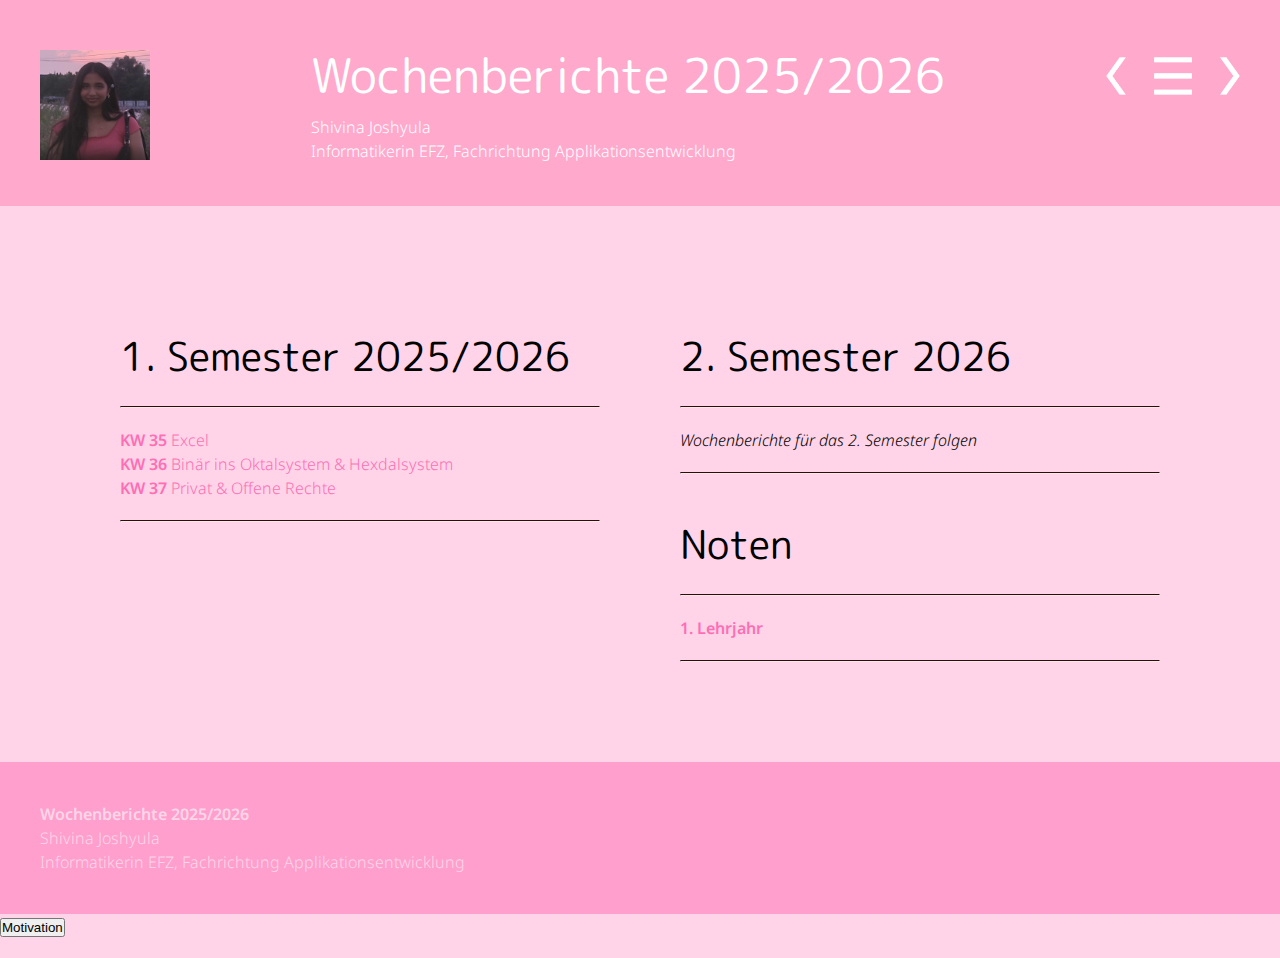
<file: index.html>
<!DOCTYPE html>
<html lang="de">

<head>
  <meta charset="utf-8">
  <meta name="viewport" content="width=device-width, initial-scale=1.0">
  <title>Wochenberichte 2025/2026, Shivina Joshyula, Informatikerin EFZ, Fachrichtung Applikationsentwicklung</title>
  <link rel="stylesheet" href="css/style.css">
  <link rel="stylesheet" href="css/prism.css">
  <link rel="shortcut icon" href="favicon.ico" type="image/x-icon">
  <link rel="shortcut icon" href="favicon.ico">
  <link rel="icon" type="image/png" href="favicon.png" sizes="32x32">
  <link rel="icon" type="image/png" href="favicon.png" sizes="96x96">
  <link rel="apple-touch-icon" sizes="180x180" href="favicon.png">
  <meta name="msapplication-TileImage" content="favicon.png">
</head>

<body>

  <!-- - - - - - - - - - - - Kopfzeile Start - - - - - - - - - - - -->
  <header class="fade-in-up">

    <!-- Logo Start -->
    <a href="index.html">
      <div class="logo">
        <img src="images/shivinafoto.png">
      </div>
    </a>
    <!-- Logo Ende -->

    <!-- Text Start -->
    <div class="titel">
      <h1>Wochenberichte 2025/2026</h1>
      Shivina Joshyula <br>
      Informatikerin EFZ, Fachrichtung Applikationsentwicklung
    </div>
    <!-- Text Ende -->

    <!-- Navigation Start -->
    <nav>
      <div class="arrow"><a href="kw_36_20XX.html" title="Back"><img src="images/arrow_back.png"></a></div>
      <div class="overview"><a href="index.html" title="Overview"><img src="images/hamburger.png"></a></div>
      <div class="arrow"><a href="kw_35_20XX.html" title="Next"><img src="images/arrow_next.png"></a></div>
    </nav>
    <!-- Navigation Ende -->

  </header>
  <!-- - - - - - - - - - - - Kopfzeile Ende - - - - - - - - - - - -->

  <!-- - - - - - - - - - - - Inhalt Start - - - - - - - - - - - -->
  <main>

    <!-- - - - - - - - - - - - Erste Spalte Start - - - - - - - - - - - -->
    <section class="fade-in-up">
      <h2>1. Semester 2025/2026</h2>
      <hr>
      <a href="kw_35_20XX.html"><strong>KW 35 </strong>Excel</a><br>
      <a href="kw_36_20XX.html"><strong>KW 36 </strong>Binär ins Oktalsystem & Hexdalsystem</a><br>
      <a href="kw_37_2025.html"><strong>KW 37 </strong>Privat & Offene Rechte</a><br>
      <hr>
    </section>
    <!-- - - - - - - - - - - - Erste Spalte Ende - - - - - - - - - - - -->

    <!--- - - - - - - - - - - Zweite Spalte Start - - - - - - - - - - - -->
    <section class="fade-in-up">
      <h2>2. Semester 2026</h2>
      <hr>
      <p><i>Wochenberichte für das 2. Semester folgen</i></p>
      <hr>
      <h2>Noten</h2>
      <hr>
      <a href="noten_api_abu_20XX_XX.html"><strong>1. Lehrjahr</strong></a>
      <hr>
    </section>
    <!-- - - - - - - - - - - - Zweite Spalte Ende - - - - - - - - - - - -->

  </main>
  <!-- - - - - - - - - - - - Inhalt Ende - - - - - - - - - - - -->


  <!-- - - - - - - - - - - - Fusszeile Start - - - - - - - - - - - -->
  <footer class="fade-in-up">
    <strong>Wochenberichte 2025/2026</strong><br>
    Shivina Joshyula<br>
    Informatikerin EFZ, Fachrichtung Applikationsentwicklung
  </footer>
  <!-- - - - - - - - - - - - Fusszeile Ende - - - - - - - - - - - -->

  <script src="js/fadein.js"></script>

  <!-- 💡 Random Motivation Button -->
<button onclick="document.getElementById('q').innerText = [
    'im watching you EAT',
    'FOCUS',
    'your lips better not be crusty',
    'make sure you dont STINK'
  ][Math.floor(Math.random()*4)]">
    Motivation
  </button>

  <p id="q"></p>

</body>

</html>
</file>
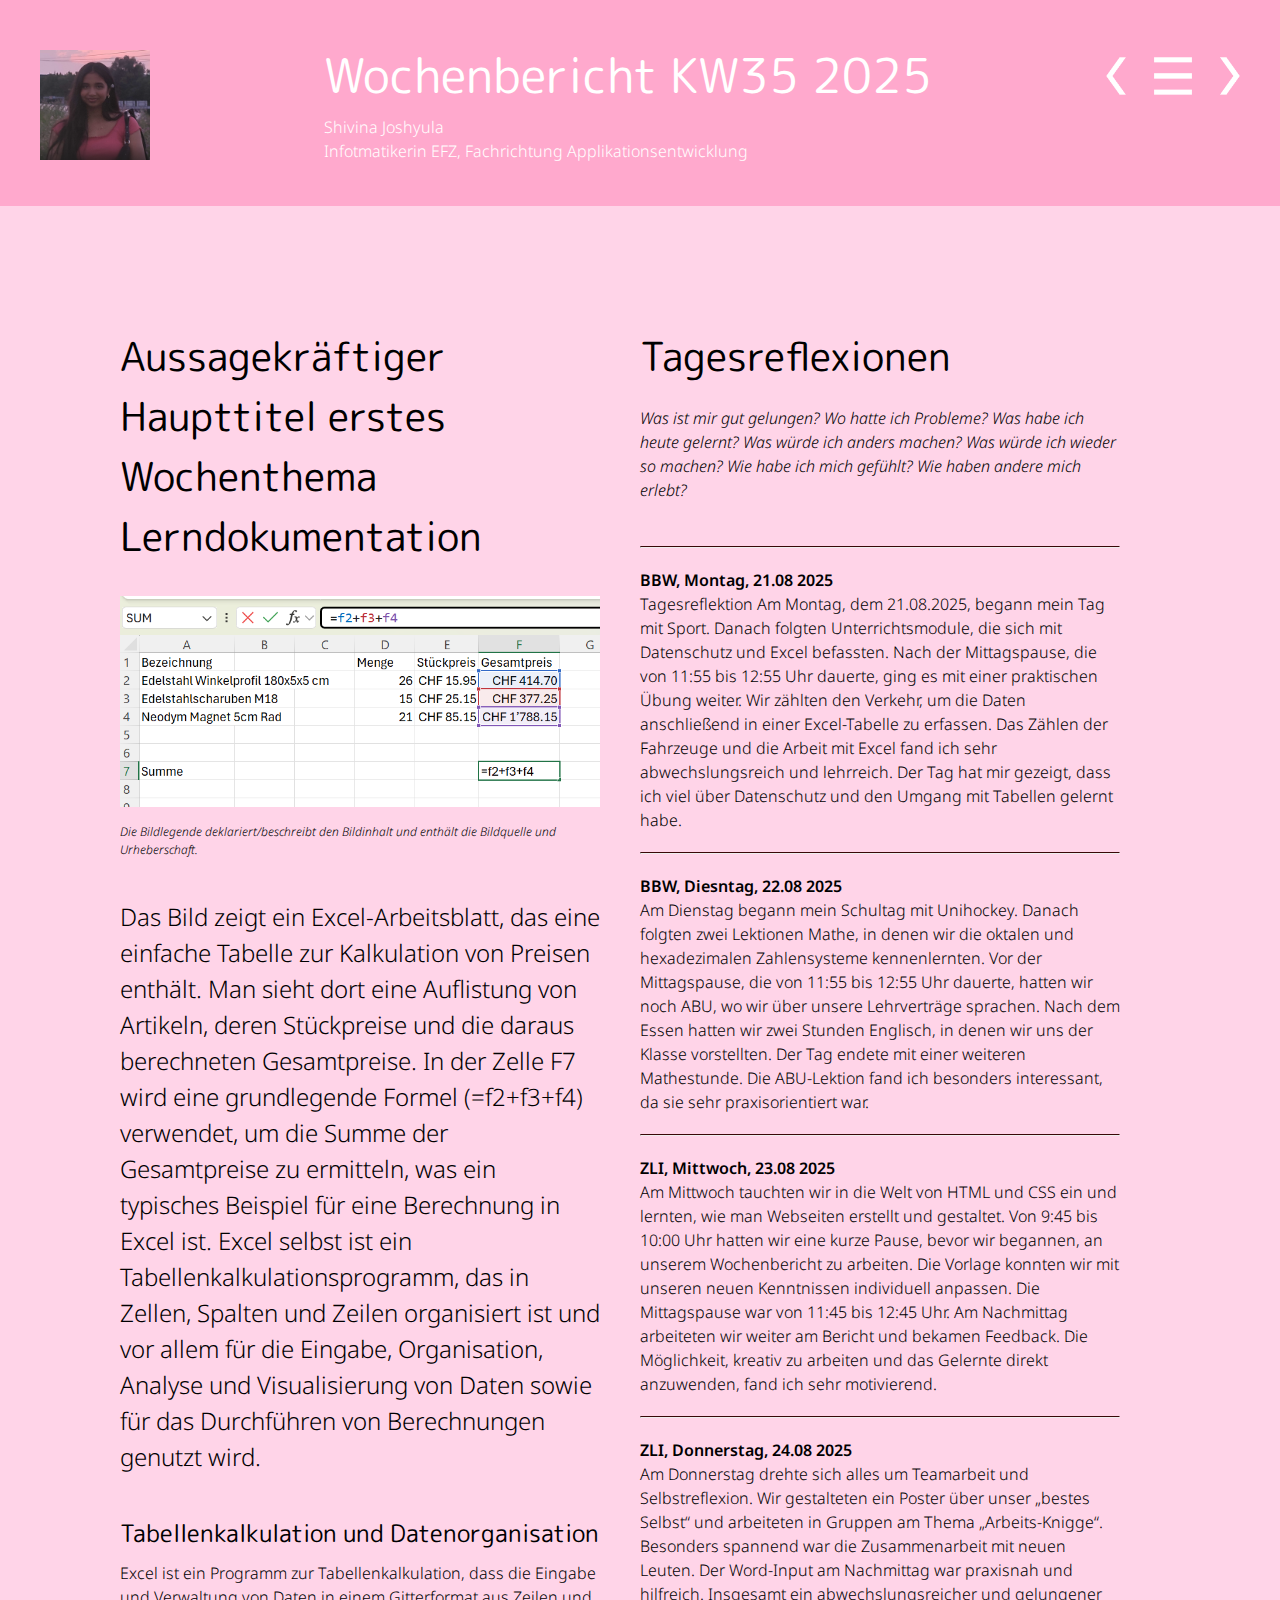
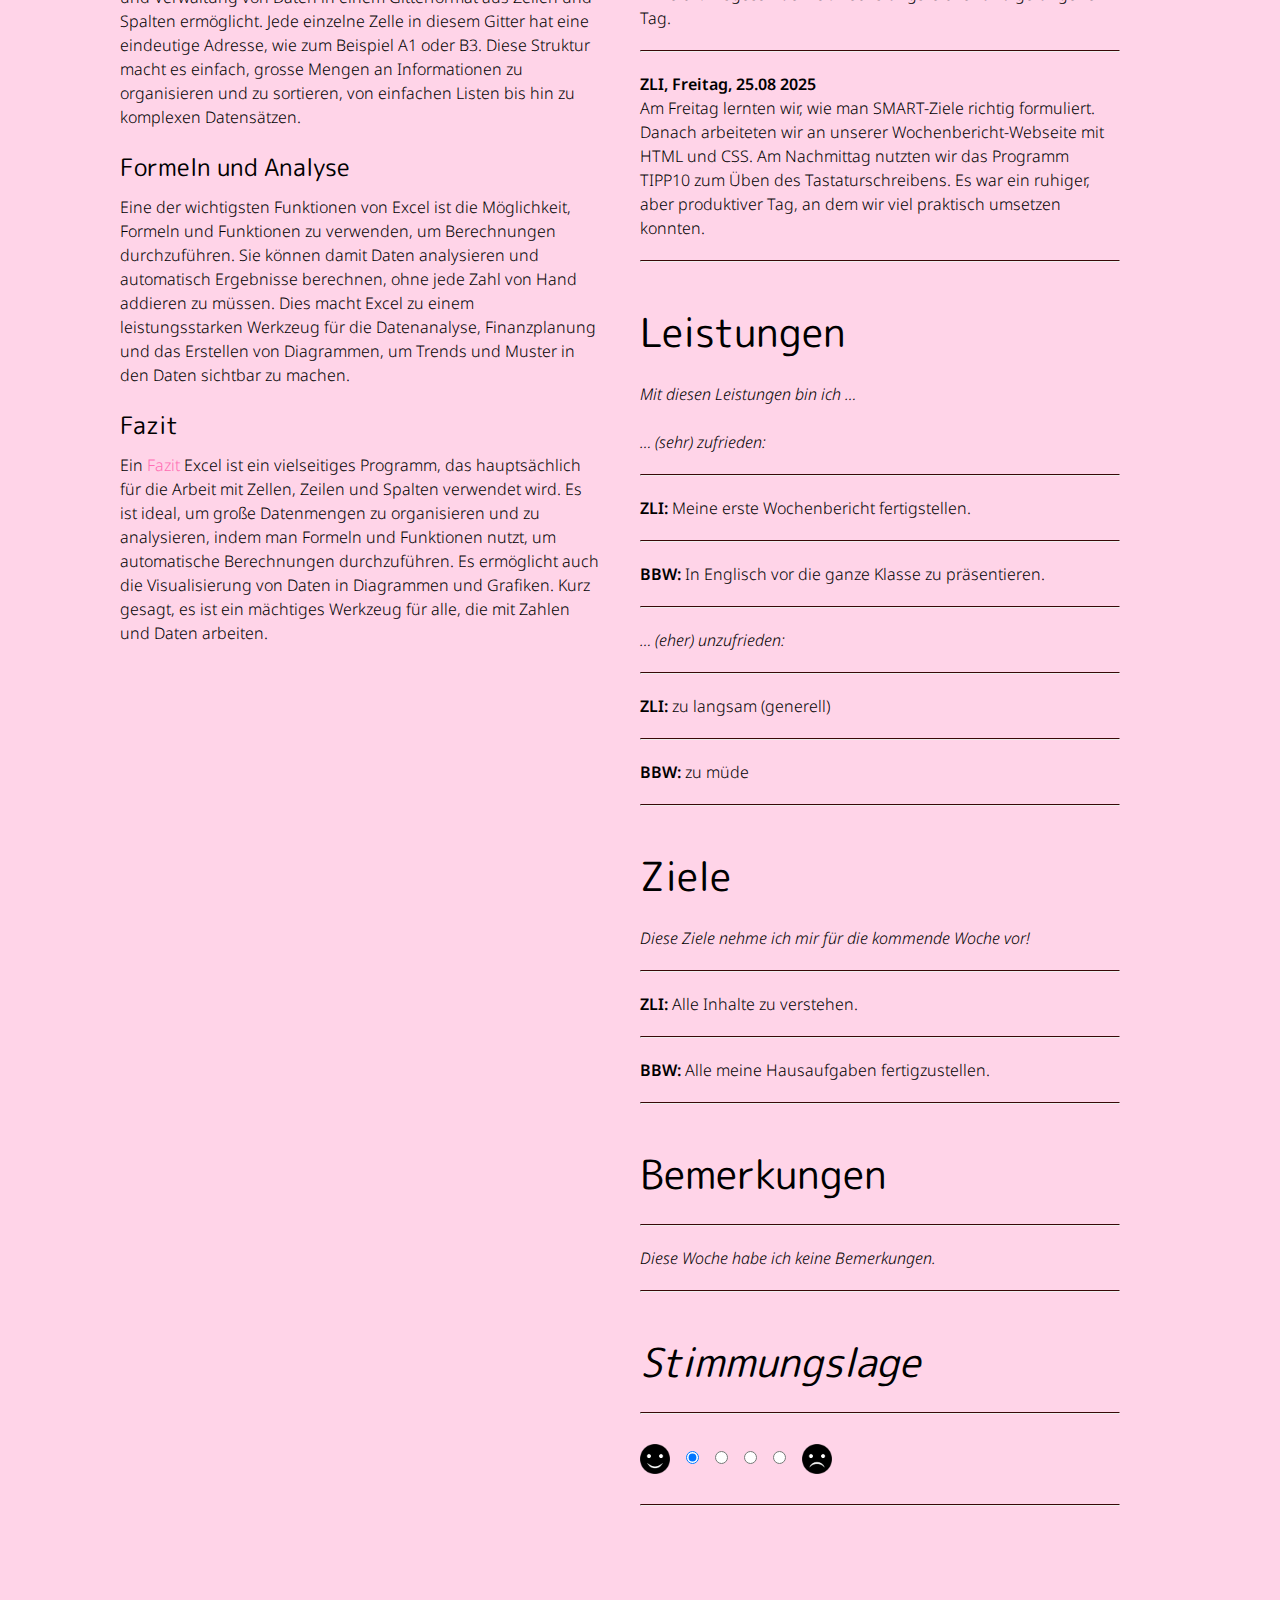
<file: kw_35_20XX.html>
<!DOCTYPE html>
<html lang="de">

<head>
  <meta charset="utf-8">
  <meta name="viewport" content="width=device-width, initial-scale=1.0">
  <title>Wochenbericht KW35 2025, Shivina Joshyula, Informatikerin EFZ, Fachrichtung Applikationsentwicklung </title>
  <link rel="stylesheet" href="css/style.css">
  <link rel="stylesheet" href="css/prism.css">
  <link rel="shortcut icon" href="favicon.ico" type="image/x-icon">
  <link rel="shortcut icon" href="favicon.ico">
  <link rel="icon" type="image/png" href="favicon.png" sizes="32x32">
  <link rel="icon" type="image/png" href="favicon.png" sizes="96x96">
  <link rel="apple-touch-icon" sizes="180x180" href="favicon.png">
  <meta name="msapplication-TileImage" content="favicon.png">
</head>

<body>

  <!-- - - - - - - - - - - - Kopfzeile Start - - - - - - - - - - - -->
  <header class="fade-in-up">

    <!-- Logo Start -->
    <a href="index.html">
      <div class="logo">
        <img src="images/shivinafoto.png">
      </div>
    </a>
    <!-- Logo Ende -->

    <!-- Text Start -->
    <div class="titel">
      <h1>Wochenbericht KW35 2025</h1>
      Shivina Joshyula<br>
      Infotmatikerin EFZ, Fachrichtung Applikationsentwicklung 
    </div>
    <!-- Text Ende -->

    <!-- Navigation Start -->
    <nav>
      <div class="arrow"><a href="index.html" title="Back"><img src="images/arrow_back.png"></a></div>
      <div class="overview"><a href="index.html" title="Overview"><img src="images/hamburger.png"></a></div>
      <div class="arrow"><a href="kw_36_20XX.html" title="Next"><img src="images/arrow_next.png"></a></div>
    </nav>
    <!-- Navigation Ende -->

  </header>
  <!-- - - - - - - - - - - - Kopfzeile Ende - - - - - - - - - - - -->

  <!-- - - - - - - - - - - - Inhalt Start - - - - - - - - - - - -->
  <main>
    <!-- - - - - - - - - - - - Erste Spalte Start - - - - - - - - - - - -->
    <section class="fade-in-up">

      <!-- Beitrag Wochenbericht Start -->
      <article class="fade-in-up">
        <h2>Aussagekräftiger Haupttitel erstes Wochenthema Lerndokumentation</h2>
        <img src="images/Ecxelphoto">
        <legend>Die Bildlegende deklariert/beschreibt den Bildinhalt und enthält die Bildquelle und Urheberschaft.
        </legend>
        <h4>Das Bild zeigt ein Excel-Arbeitsblatt, das eine einfache Tabelle zur Kalkulation von Preisen enthält. Man sieht dort eine Auflistung von Artikeln, deren Stückpreise und die daraus berechneten Gesamtpreise. In der Zelle F7 wird eine grundlegende Formel (=f2+f3+f4) verwendet, um die Summe der Gesamtpreise zu ermitteln, was ein typisches Beispiel für eine Berechnung in Excel ist. Excel selbst ist ein Tabellenkalkulationsprogramm, das in Zellen, Spalten und Zeilen organisiert ist und vor allem für die Eingabe, Organisation, Analyse und Visualisierung von Daten sowie für das Durchführen von Berechnungen genutzt wird.</h4>
        <h3>Tabellenkalkulation und Datenorganisation</h3>
        <p>Excel ist ein Programm zur Tabellenkalkulation, dass die Eingabe und Verwaltung von Daten in einem Gitterformat aus Zeilen und Spalten ermöglicht. Jede einzelne Zelle in diesem Gitter hat eine eindeutige Adresse, wie zum Beispiel A1 oder B3. Diese Struktur macht es einfach, grosse Mengen an Informationen zu organisieren und zu sortieren, von einfachen Listen bis hin zu komplexen Datensätzen.</p>
        <h3>Formeln und Analyse</h3>
        
        <p>Eine der wichtigsten Funktionen von Excel ist die Möglichkeit, Formeln und Funktionen zu verwenden, um Berechnungen durchzuführen. Sie können damit Daten analysieren und automatisch Ergebnisse berechnen, ohne jede Zahl von Hand addieren zu müssen. Dies macht Excel zu einem leistungsstarken Werkzeug für die Datenanalyse, Finanzplanung und das Erstellen von Diagrammen, um Trends und Muster in den Daten sichtbar zu machen.</p>
        <h3>Fazit</h3>
        <p>Ein <a href="https://www.google.com/search?client=firefox-b-d&q=fazit" target="_blank">Fazit</a> Excel ist ein vielseitiges Programm, das hauptsächlich für die Arbeit mit Zellen, Zeilen und Spalten verwendet wird. Es ist ideal, um große Datenmengen zu organisieren und zu analysieren, indem man Formeln und Funktionen nutzt, um automatische Berechnungen durchzuführen. Es ermöglicht auch die Visualisierung von Daten in Diagrammen und Grafiken. Kurz gesagt, es ist ein mächtiges Werkzeug für alle, die mit Zahlen und Daten arbeiten.
</p>
      </article>
      <!-- Beitrag Wochenbericht Ende -->

      <!-- Beitrag Wochenbericht Start -->
      <article class="fade-in-up">
        <h2>Aussagekräftiger Haupttitel zweites Wochenthema Lerndokumentation</h2>
        <img src="images/Mathe.png">
        <legend>Die Bildlegende deklariert/beschreibt den Bildinhalt und enthält die Bildquelle und Urheberschaft.
        </legend>
        <h4>Das Bild zeigt eine Mathe-Aufgabe, bei der Zahlen von einem Zahlensystem in ein anderes umgewandelt werden müssen. In einer Tabelle sind vier verschiedene Zahlensysteme aufgeführt: Binär (Basis 2), Oktal (Basis 8), Hexadezimal (Basis 16) und Dezimal (Basis 10). In jeder Zeile ist eine Zahl bereits gegeben, und der Benutzer muss diese in die jeweils anderen Systeme umrechnen, um die leeren Felder auszufüllen.
</h4>
        <h3>Binäres und Dezimales Zahlensystem</h3>
        <p>Das Binärsystem und das Dezimalsystem sind zwei grundlegende Arten, Zahlen darzustellen. Das Dezimalsystem, das wir im Alltag verwenden, basiert auf der Zahl 10 und nutzt zehn verschiedene Ziffern (0 bis 9). Das Binärsystem hingegen basiert auf der Zahl 2 und kennt nur zwei Ziffern (0 und 1). Es ist die Sprache der Computer, da elektrische Schaltkreise leicht zwischen den Zuständen "ein" und "aus" (dargestellt als 1 und 0) unterscheiden können.
</p>
        <h3>Oktalsystem Hexadezimalsystem</h3>
        <p>Das Oktalsystem und das Hexadezimalsystem sind beides Zahlensysteme, die in der Informatik verwendet werden, um lange Binärzahlen kürzer und lesbarer darzustellen.

Das Oktalsystem hat die Basis 8 und verwendet die Ziffern von 0 bis 7. Jede Ziffer im Oktalsystem entspricht genau drei Ziffern im Binärsystem.

Das Hexadezimalsystem hat die Basis 16 und benutzt die Ziffern von 0 bis 9 und die Buchstaben A bis F. Jede Ziffer im Hexadezimalsystem steht für vier Binärziffern.

Beide Systeme vereinfachen die Arbeit mit binären Daten, indem sie die Umrechnung erleichtern.
</p>
        
        <h3>Fazit</h3>
        <p>Zusammenfassend lassen sich die vier Zahlensysteme wie folgt beschreiben: Das Binärsystem und das Dezimalsystem stellen die grundlegenden Gegensätze dar – Computer nutzen die binären Ziffern 0 und 1, während wir Menschen im Alltag das Dezimalsystem mit seinen zehn Ziffern verwenden. Das Oktalsystem und das Hexadezimalsystem dienen in der Informatik als praktische Zwischenschritte. Sie erleichtern die Arbeit, indem sie lange Binärzahlen in eine kompaktere und leichter lesbare Form übersetzen.</p>
      </article>
      <!-- Beitrag Wochenbericht Ende -->

    </section>
    <!-- - - - - - - - - - - - Erste Spalte Ende - - - - - - - - - - - -->


    <!--- - - - - - - - - - - Zweite Spalte Start - - - - - - - - - - - -->
    <section class="fade-in-up">

      <!-- Tagesreflexionen Start -->
      <h2>Tagesreflexionen</h2>
      <i>Was ist mir gut gelungen? Wo hatte ich Probleme? Was habe ich heute gelernt? Was würde ich anders machen? Was
        würde ich wieder so machen? Wie habe ich mich gefühlt? Wie haben andere mich erlebt?</i><br><br>
      <hr>
      <strong>BBW, Montag, 21.08 2025</strong><br>
      Tagesreflektion 
Am Montag, dem 21.08.2025, begann mein Tag mit Sport. Danach folgten Unterrichtsmodule, die sich mit Datenschutz und Excel befassten. Nach der Mittagspause, die von 11:55 bis 12:55 Uhr dauerte, ging es mit einer praktischen Übung weiter. Wir zählten den Verkehr, um die Daten anschließend in einer Excel-Tabelle zu erfassen. Das Zählen der Fahrzeuge und die Arbeit mit Excel fand ich sehr abwechslungsreich und lehrreich. Der Tag hat mir gezeigt, dass ich viel über Datenschutz und den Umgang mit Tabellen gelernt habe.


      <hr>
      <strong>BBW, Diesntag, 22.08 2025</strong><br>
      Am Dienstag begann mein Schultag mit Unihockey. Danach folgten zwei Lektionen Mathe, in denen wir die oktalen und hexadezimalen Zahlensysteme kennenlernten. Vor der Mittagspause, die von 11:55 bis 12:55 Uhr dauerte, hatten wir noch ABU, wo wir über unsere Lehrverträge sprachen. Nach dem Essen hatten wir zwei Stunden Englisch, in denen wir uns der Klasse vorstellten. Der Tag endete mit einer weiteren Mathestunde. Die ABU-Lektion fand ich besonders interessant, da sie sehr praxisorientiert war.


      <hr>
      <strong>ZLI, Mittwoch, 23.08 2025</strong><br>
      Am Mittwoch tauchten wir in die Welt von HTML und CSS ein und lernten, wie man Webseiten erstellt und gestaltet. Von 9:45 bis 10:00 Uhr hatten wir eine kurze Pause, bevor wir begannen, an unserem Wochenbericht zu arbeiten. Die Vorlage konnten wir mit unseren neuen Kenntnissen individuell anpassen. Die Mittagspause war von 11:45 bis 12:45 Uhr. Am Nachmittag arbeiteten wir weiter am Bericht und bekamen Feedback. Die Möglichkeit, kreativ zu arbeiten und das Gelernte direkt anzuwenden, fand ich sehr motivierend.

      <hr>
      <strong>ZLI, Donnerstag, 24.08 2025</strong><br>
      Am Donnerstag drehte sich alles um Teamarbeit und Selbstreflexion. Wir gestalteten ein Poster über unser „bestes Selbst“ und arbeiteten in Gruppen am Thema „Arbeits-Knigge“. Besonders spannend war die Zusammenarbeit mit neuen Leuten. Der Word-Input am Nachmittag war praxisnah und hilfreich. Insgesamt ein abwechslungsreicher und gelungener Tag.
      <hr>
      <strong>ZLI, Freitag, 25.08 2025</strong><br>
      Am Freitag lernten wir, wie man SMART-Ziele richtig formuliert. Danach arbeiteten wir an unserer Wochenbericht-Webseite mit HTML und CSS. Am Nachmittag nutzten wir das Programm TIPP10 zum Üben des Tastaturschreibens. Es war ein ruhiger, aber produktiver Tag, an dem wir viel praktisch umsetzen konnten.

      <hr>
      <!-- Tagesreflexionen Ende -->

      <!-- Leistungen Start -->
      <h2>Leistungen</h2>
      <i>Mit diesen Leistungen bin ich …</i><br><br>
      <i>… (sehr) zufrieden:</i>
      <hr>
      <strong>ZLI:</strong> Meine erste Wochenbericht fertigstellen.
      <hr>
      <strong>BBW:</strong> In Englisch vor die ganze Klasse zu präsentieren.
      <hr>
      <i>… (eher) unzufrieden:</i>
      <hr>
      <strong>ZLI:</strong> zu langsam (generell)
      <hr>
      <strong>BBW:</strong> zu müde
      <hr>
      <!-- Leistungen Ende -->

      <!-- Ziele Start -->
      <h2>Ziele</h2>
      <i>Diese Ziele nehme ich mir für die kommende Woche vor!</i>
      <hr>
      <strong>ZLI:</strong> Alle Inhalte zu verstehen.<br>
      <hr>
      <strong>BBW:</strong> Alle meine Hausaufgaben fertigzustellen.<br>
      <hr>
      <!-- Ziele Ende -->

      <!-- Bemerkungen Start -->
      <h2>Bemerkungen</h2>
      <i>
      <hr>
       Diese Woche habe ich keine Bemerkungen.
      <hr>
      <!-- Bemerkungen Ende -->

      <!-- Stimmungen Start !!! Bitte entsprechender Radiobutton auf «checked="checked"» setzten !!! -->
      <h2>Stimmungslage</h2>
      <hr>
      <img src="images/icon_happy.png" style="width: 30px; height: 30px; vertical-align: -20px;">&nbsp;&nbsp;&nbsp;
      <input type="radio" name="stimmungslage" checked="checked">&nbsp;&nbsp;&nbsp;
      <input type="radio" name="stimmungslage">&nbsp;&nbsp;&nbsp;
      <input type="radio" name="stimmungslage">&nbsp;&nbsp;&nbsp;
      <input type="radio" name="stimmungslage">&nbsp;&nbsp;&nbsp;
      <img src="images/icon_sad.png" style="width: 30px; height: 30px; vertical-align: -20px;">
      <hr>
      <!-- Stimmungen Ende -->

    </section>
    <!-- - - - - - - - - - - - Zweite Spalte Ende - - - - - - - - - - - -->
  </main>
  <!-- - - - - - - - - - - - Inhalt Ende - - - - - - - - - - - -->


  <!-- - - - - - - - - - - - Fusszeile Start - - - - - - - - - - - -->
  <footer class="fade-in-up">
    <strong>Wochenbericht KW35 2025</strong><br>
    Shivina Joshyula<br>
    Informatikerin EFZ, Fachrichtung Applikationsentwicklung 
  </footer>
  <!-- - - - - - - - - - - - Fusszeile Ende - - - - - - - - - - - -->

  <script src="js/fadein.js"></script>
  <script src="js/prism.js"></script>
</body>

</html>
</file>
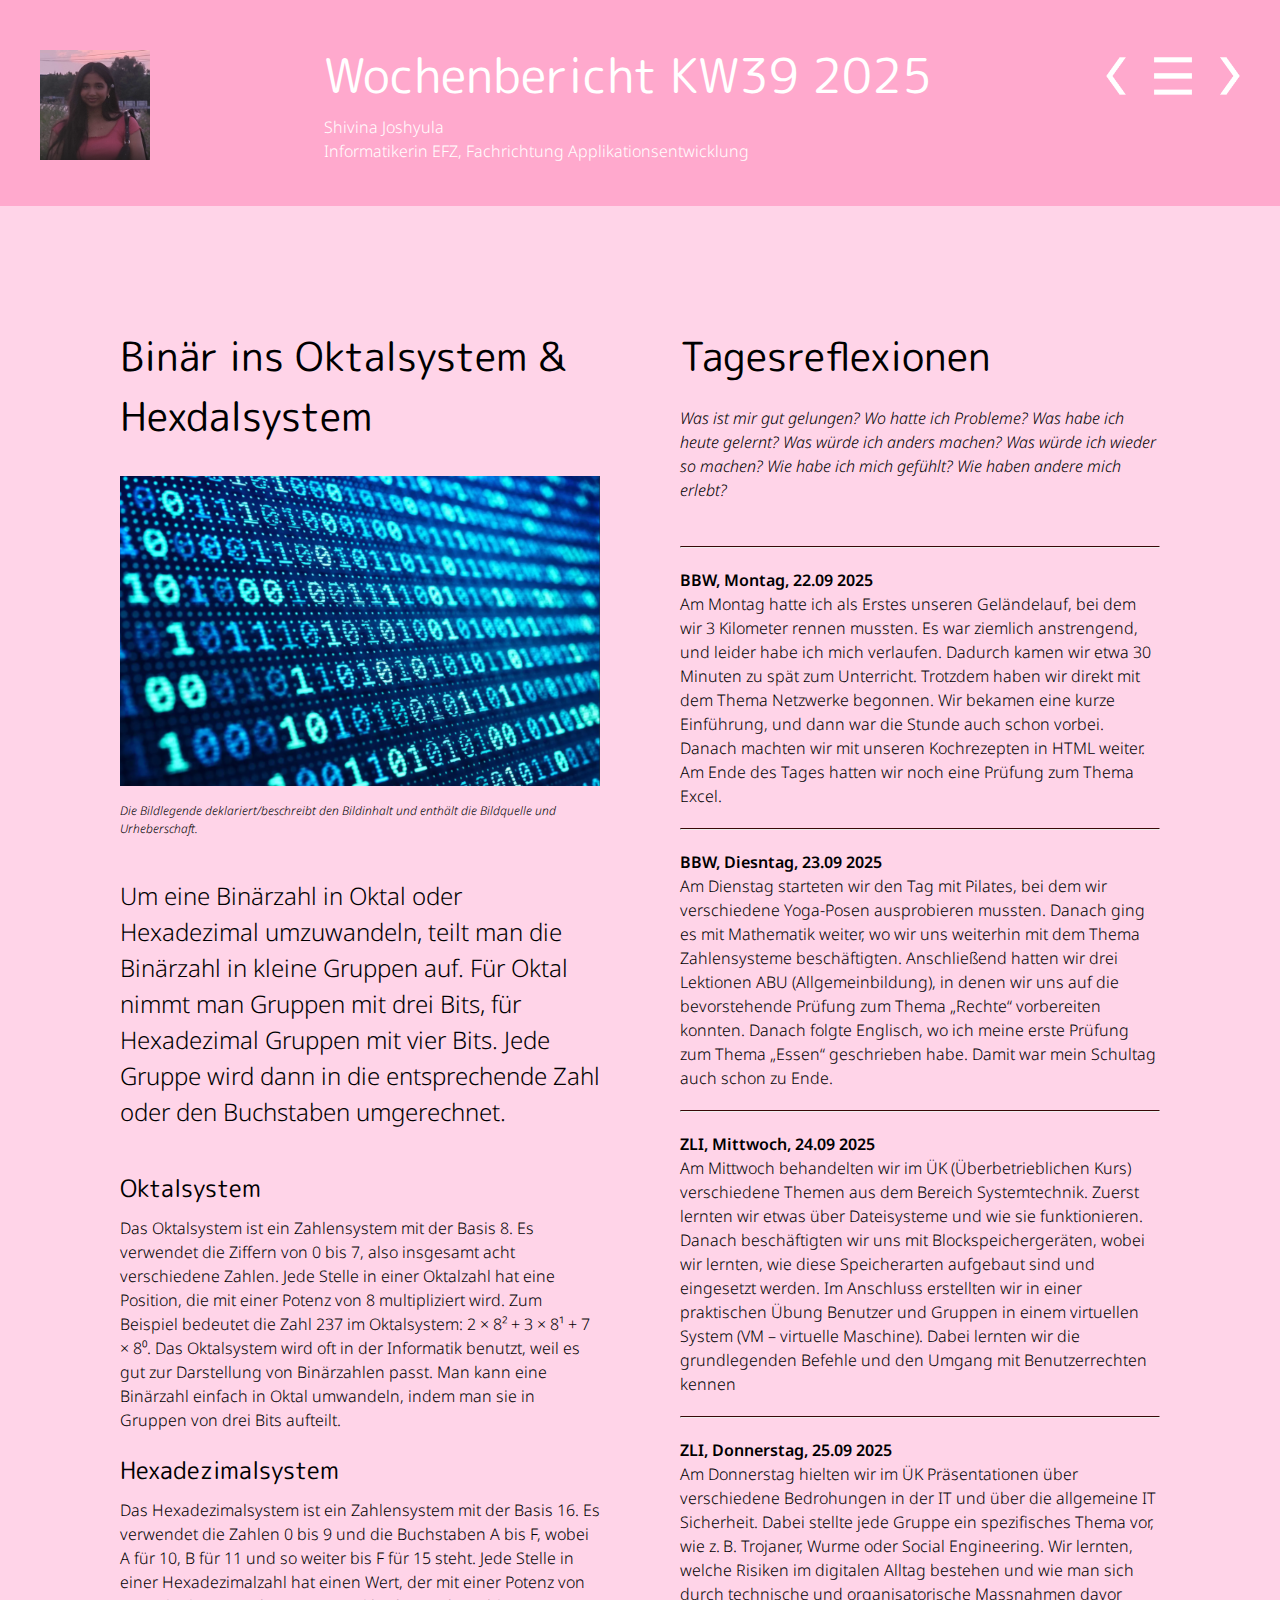
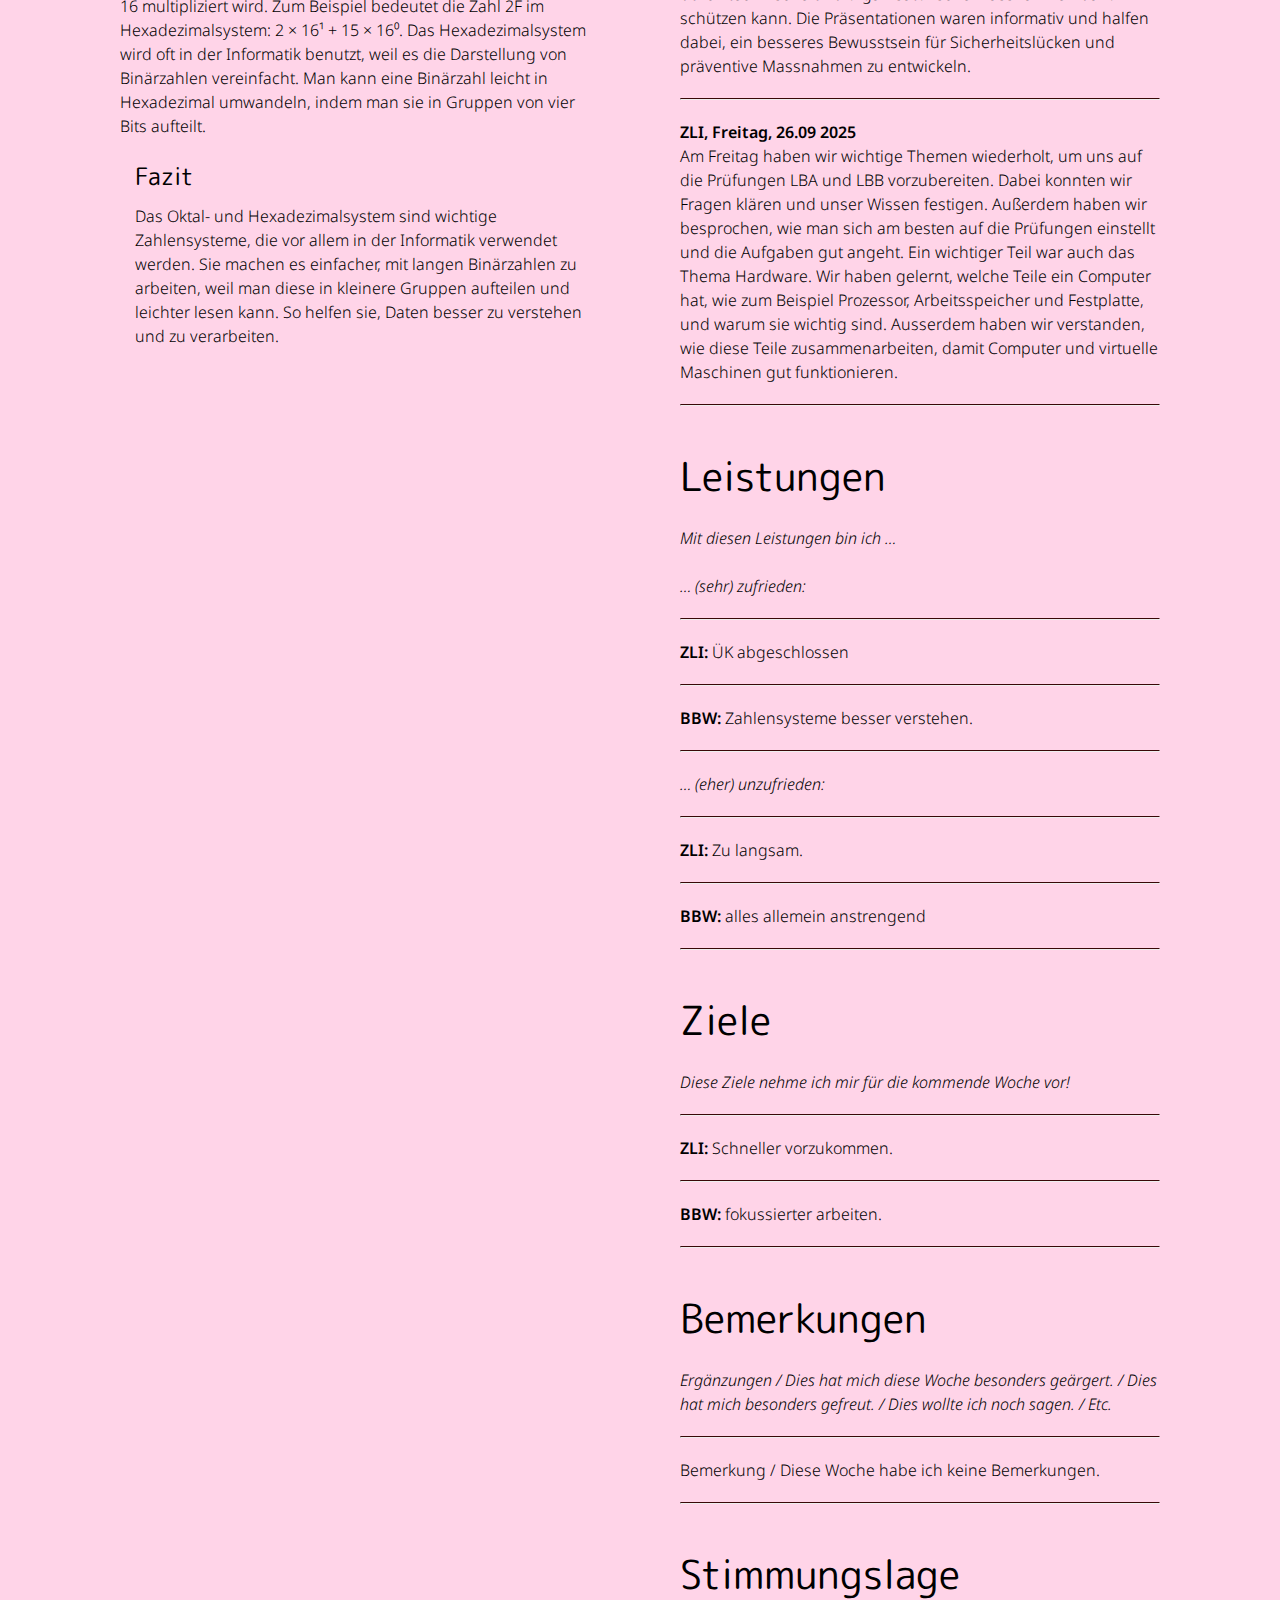
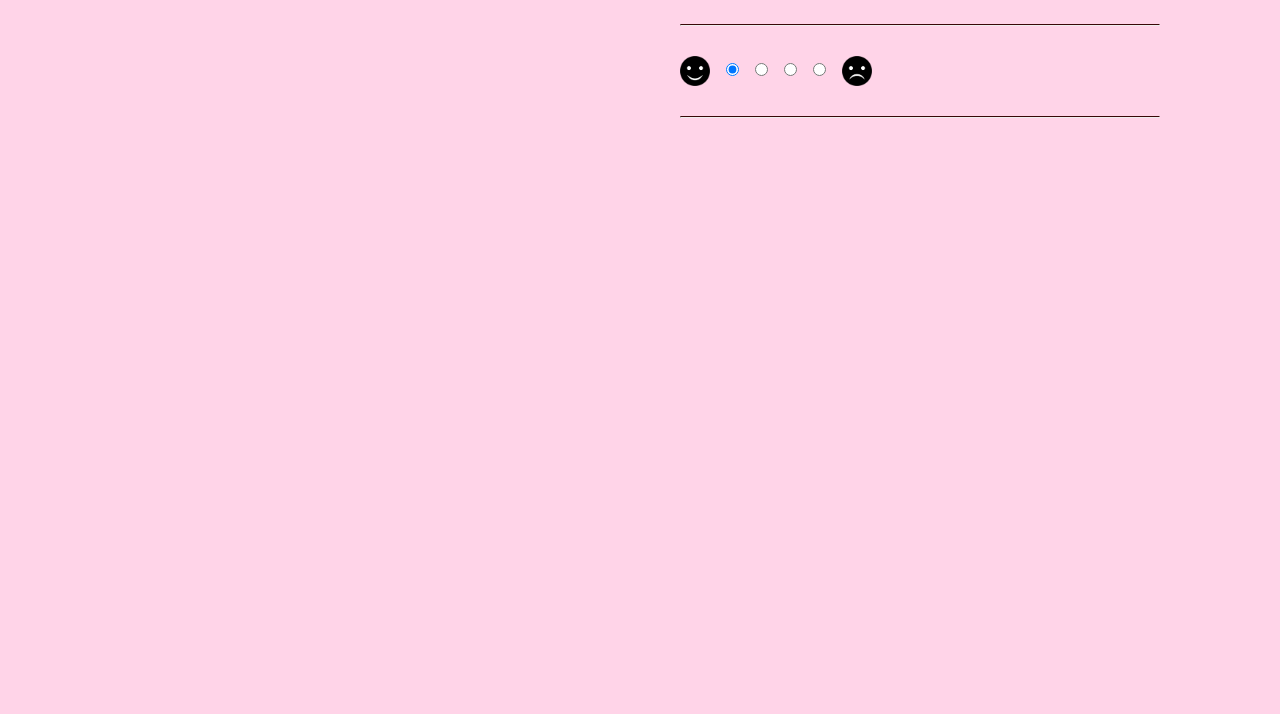
<file: kw_36_20XX - Kopie.html>
<!DOCTYPE html>
<html lang="de">

<head>
  <meta charset="utf-8">
  <meta name="viewport" content="width=device-width, initial-scale=1.0">
  <title>Wochenbericht KW39 2025, Shivina Joshyula, Informatikerin EFZ,  Fachrichtung Applikationsentwicklung</title>
  <link rel="stylesheet" href="css/style.css">
  <link rel="stylesheet" href="css/prism.css">
  <link rel="shortcut icon" href="favicon.ico" type="image/x-icon">
  <link rel="shortcut icon" href="favicon.ico">
  <link rel="icon" type="image/png" href="favicon.png" sizes="32x32">
  <link rel="icon" type="image/png" href="favicon.png" sizes="96x96">
  <link rel="apple-touch-icon" sizes="180x180" href="favicon.png">
  <meta name="msapplication-TileImage" content="favicon.png">
</head>

<body>

  <!-- - - - - - - - - - - - Kopfzeile Start - - - - - - - - - - - -->
  <header class="fade-in-up">

    <!-- Logo Start -->
    <a href="index.html">
      <div class="logo">
        <img src="images/shivinafoto.png" alt="Ein Bild von mir">
      </div>
    </a>
    <!-- Logo Ende -->

    <!-- Text Start -->
    <div class="titel">
      <h1>Wochenbericht KW39 2025</h1>
      Shivina Joshyula<br>
      Informatikerin EFZ, Fachrichtung Applikationsentwicklung
    </div>
    <!-- Text Ende -->

    <!-- Navigation Start -->
    <nav>
      <div class="arrow"><a href="kw_35_2025.html" title="Back"><img src="images/arrow_back.png"></a></div>
      <div class="overview"><a href="index.html" title="Overview"><img src="images/hamburger.png"></a></div>
      <div class="arrow"><a href="kw_37_2025.html" title="Next"><img src="images/arrow_next.png"></a></div>
    </nav>
    <!-- Navigation Ende -->

  </header>
  <!-- - - - - - - - - - - - Kopfzeile Ende - - - - - - - - - - - -->

  <!-- - - - - - - - - - - - Inhalt Start - - - - - - - - - - - -->
  <main>
    <!-- - - - - - - - - - - - Erste Spalte Start - - - - - - - - - - - -->
    <section class="fade-in-up">

      <!-- Beitrag Wochenbericht Start -->
      <article class="fade-in-up">
        <h2>Binär ins Oktalsystem & Hexdalsystem</h2>
        <img src="images/Binar.png" alt=" Ein Bild vom Binärsystem">
        <legend>Die Bildlegende deklariert/beschreibt den Bildinhalt und enthält die Bildquelle und Urheberschaft.
        </legend>
        <h4>Um eine Binärzahl in Oktal oder Hexadezimal umzuwandeln, teilt man die Binärzahl in kleine Gruppen auf. Für Oktal nimmt man Gruppen mit drei Bits, für Hexadezimal Gruppen mit vier Bits. Jede Gruppe wird dann in die entsprechende Zahl oder den Buchstaben umgerechnet.</h4>
        <h3>Oktalsystem</h3>
        <p>Das Oktalsystem ist ein Zahlensystem mit der Basis 8. Es verwendet die Ziffern von 0 bis 7, also insgesamt acht verschiedene Zahlen. Jede Stelle in einer Oktalzahl hat eine Position, die mit einer Potenz von 8 multipliziert wird. Zum Beispiel bedeutet die Zahl 237 im Oktalsystem: 2 × 8² + 3 × 8¹ + 7 × 8⁰. Das Oktalsystem wird oft in der Informatik benutzt, weil es gut zur Darstellung von Binärzahlen passt. Man kann eine Binärzahl einfach in Oktal umwandeln, indem man sie in Gruppen von drei Bits aufteilt.</p>
        <h3>Hexadezimalsystem</h3>
        <p>Das Hexadezimalsystem ist ein Zahlensystem mit der Basis 16. Es verwendet die Zahlen 0 bis 9 und die Buchstaben A bis F, wobei A für 10, B für 11 und so weiter bis F für 15 steht. Jede Stelle in einer Hexadezimalzahl hat einen Wert, der mit einer Potenz von 16 multipliziert wird. Zum Beispiel bedeutet die Zahl 2F im Hexadezimalsystem: 2 × 16¹ + 15 × 16⁰. Das Hexadezimalsystem wird oft in der Informatik benutzt, weil es die Darstellung von Binärzahlen vereinfacht. Man kann eine Binärzahl leicht in Hexadezimal umwandeln, indem man sie in Gruppen von vier Bits aufteilt.</p>
        <ul>
          
        <h3>Fazit</h3>
        <p>Das Oktal- und Hexadezimalsystem sind wichtige Zahlensysteme, die vor allem in der Informatik verwendet werden. Sie machen es einfacher, mit langen Binärzahlen zu arbeiten, weil man diese in kleinere Gruppen aufteilen und leichter lesen kann. So helfen sie, Daten besser zu verstehen und zu verarbeiten.
      </article>
      <!-- Beitrag Wochenbericht Ende -->

      <!-- Beitrag Wochenbericht Start -->
      <article class="fade-in-up">
        <h2><p5 class="js"></p5></h2>
        <img src="images/pig.png" alt="Ein Bild vom Schwein, wo ich programmiert habe">
        <legend>Die Bildlegende deklariert/beschreibt den Bildinhalt und enthält die Bildquelle und Urheberschaft.
        </legend>
        <h4>p5.js ist eine Programmiersprache, die es leicht macht, Bilder, Formen und Animationen am Computer zu erstellen. Sie wird oft genutzt, um Programmieren kreativ und verständlich zu lernen. Mit p5.js kann man schnell sehen, was man programmiert hat, und so Spaß beim Lernen haben.</h4>
        <h3>Einfaches Zeichnen mit p5.js</h3>
        <p>Mit p5.js kann man schnell und einfach verschiedene Formen wie Kreise, Rechtecke oder Linien auf dem Bildschirm zeichnen. Dadurch ist es ganz leicht, eigene Bilder oder kleine Kunstwerke zu erstellen. Man muss nur wenige Zeilen Code schreiben, um etwas Sichtbares zu machen. Das macht p5.js besonders gut für Anfänger, die das Programmieren lernen und dabei kreativ sein wollen. Außerdem kann man die Formen bewegen oder verändern, um spannende Animationen zu gestalten.</p>
        <h3>Programmieren lernen mit Spass</h3>
        <p>p5.js hilft dabei, Programmieren auf eine kreative und einfache Weise zu lernen. Wenn man etwas programmiert, sieht man sofort das Ergebnis auf dem Bildschirm. Das macht es spannend und motiviert, neue Dinge auszuprobieren und eigene Ideen umzusetzen. Man kann spielerisch verschiedene Befehle testen und dadurch besser verstehen, wie Programmieren funktioniert. So macht das Lernen nicht nur Spaß, sondern man wird auch schnell sicherer im Umgang mit Code.</p>
        <ul>
          
        </ul>
        <h3>Fazit</h3>
        <p>p5.js ist ein hilfreiches Werkzeug, um Programmieren kreativ und verständlich zu lernen. Es zeigt schnell sichtbare Ergebnisse, was motiviert und das Lernen erleichtert. Anfänger können spielerisch mit Code üben und eigene Ideen leicht umsetzen. So macht Programmieren Spaß und man lernt wichtige Grundlagen Schritt für Schritt.</p>
      </article>
      <!-- Beitrag Wochenbericht Ende -->

    </section>
    <!-- - - - - - - - - - - - Erste Spalte Ende - - - - - - - - - - - -->


    <!--- - - - - - - - - - - Zweite Spalte Start - - - - - - - - - - - -->
    <section class="fade-in-up">

      <!-- Tagesreflexionen Start -->
      <h2>Tagesreflexionen</h2>
      <i>Was ist mir gut gelungen? Wo hatte ich Probleme? Was habe ich heute gelernt? Was würde ich anders machen? Was
        würde ich wieder so machen? Wie habe ich mich gefühlt? Wie haben andere mich erlebt?</i><br><br>
      <hr>
      <strong>BBW, Montag, 22.09 2025</strong><br>
      Am Montag hatte ich als Erstes unseren Geländelauf, bei dem wir 3 Kilometer rennen mussten. Es war ziemlich anstrengend, und leider habe ich mich verlaufen. Dadurch kamen wir etwa 30 Minuten zu spät zum Unterricht. Trotzdem haben wir direkt mit dem Thema Netzwerke begonnen. Wir bekamen eine kurze Einführung, und dann war die Stunde auch schon vorbei.
Danach machten wir mit unseren Kochrezepten in HTML weiter. Am Ende des Tages hatten wir noch eine Prüfung zum Thema Excel.



      <hr>
      <strong>BBW, Diesntag, 23.09 2025</strong><br>
Am Dienstag starteten wir den Tag mit Pilates, bei dem wir verschiedene Yoga-Posen ausprobieren mussten. Danach ging es mit Mathematik weiter, wo wir uns weiterhin mit dem Thema Zahlensysteme beschäftigten.
Anschließend hatten wir drei Lektionen ABU (Allgemeinbildung), in denen wir uns auf die bevorstehende Prüfung zum Thema „Rechte“ vorbereiten konnten.
Danach folgte Englisch, wo ich meine erste Prüfung zum Thema „Essen“ geschrieben habe. Damit war mein Schultag auch schon zu Ende.
      <hr>
      <strong>ZLI, Mittwoch, 24.09 2025</strong><br>
      
      Am Mittwoch behandelten wir im ÜK (Überbetrieblichen Kurs) verschiedene Themen aus dem Bereich Systemtechnik. Zuerst lernten wir etwas über Dateisysteme und wie sie funktionieren. Danach beschäftigten wir uns mit Blockspeichergeräten, wobei wir lernten, wie diese Speicherarten aufgebaut sind und eingesetzt werden.
Im Anschluss erstellten wir in einer praktischen Übung Benutzer und Gruppen in einem virtuellen System (VM – virtuelle Maschine). Dabei lernten wir die grundlegenden Befehle und den Umgang mit Benutzerrechten kennen

  

      <hr>
      <strong>ZLI, Donnerstag, 25.09 2025</strong><br>
      Am Donnerstag hielten wir im ÜK Präsentationen über verschiedene Bedrohungen in der IT und über die allgemeine IT Sicherheit. Dabei stellte jede Gruppe ein spezifisches Thema vor, wie z. B. Trojaner, Wurme oder Social Engineering.
Wir lernten, welche Risiken im digitalen Alltag bestehen und wie man sich durch technische und organisatorische Massnahmen davor schützen kann.
Die Präsentationen waren informativ und halfen dabei, ein besseres Bewusstsein für Sicherheitslücken und präventive Massnahmen zu entwickeln.



      <hr>
      <strong>ZLI, Freitag, 26.09 2025</strong><br>
      Am Freitag haben wir wichtige Themen wiederholt, um uns auf die Prüfungen LBA und LBB vorzubereiten. Dabei konnten wir Fragen klären und unser Wissen festigen. Außerdem haben wir besprochen, wie man sich am besten auf die Prüfungen einstellt und die Aufgaben gut angeht.
Ein wichtiger Teil war auch das Thema Hardware. Wir haben gelernt, welche Teile ein Computer hat, wie zum Beispiel Prozessor, Arbeitsspeicher und Festplatte, und warum sie wichtig sind. Ausserdem haben wir verstanden, wie diese Teile zusammenarbeiten, damit Computer und virtuelle Maschinen gut funktionieren.

      <hr>
      <!-- Tagesreflexionen Ende -->

      <!-- Leistungen Start -->
      <h2>Leistungen</h2>
      <i>Mit diesen Leistungen bin ich …</i><br><br>
      <i>… (sehr) zufrieden:</i>
      <hr>
      <strong>ZLI:</strong> ÜK abgeschlossen
      <hr>
      <strong>BBW:</strong> Zahlensysteme besser verstehen.
      <hr>
      <i>… (eher) unzufrieden:</i>
      <hr>
      <strong>ZLI:</strong> Zu langsam.
      <hr>
      <strong>BBW:</strong> alles allemein anstrengend
      <hr>
      <!-- Leistungen Ende -->

      <!-- Ziele Start -->
      <h2>Ziele</h2>
      <i>Diese Ziele nehme ich mir für die kommende Woche vor!</i>
      <hr>
      <strong>ZLI:</strong> Schneller vorzukommen.
      <hr>
      <strong>BBW:</strong> fokussierter arbeiten.
      <hr>
      <!-- Ziele Ende -->

      <!-- Bemerkungen Start -->
      <h2>Bemerkungen</h2>
      <i>Ergänzungen / Dies hat mich diese Woche besonders geärgert. / Dies hat mich besonders gefreut. / Dies wollte
        ich noch sagen. / Etc.</i>
      <hr>
      Bemerkung / Diese Woche habe ich keine Bemerkungen.
      <hr>
      <!-- Bemerkungen Ende -->

      <!-- Stimmungen Start !!! Bitte entsprechender Radiobutton auf «checked="checked"» setzten !!! -->
      <h2>Stimmungslage</h2>
      <hr>
      <img src="images/icon_happy.png" style="width: 30px; height: 30px; vertical-align: -20px;">&nbsp;&nbsp;&nbsp;
      <input type="radio" name="stimmungslage" checked="checked">&nbsp;&nbsp;&nbsp;
      <input type="radio" name="stimmungslage">&nbsp;&nbsp;&nbsp;
      <input type="radio" name="stimmungslage">&nbsp;&nbsp;&nbsp;
      <input type="radio" name="stimmungslage">&nbsp;&nbsp;&nbsp;
      <img src="images/icon_sad.png" style="width: 30px; height: 30px; vertical-align: -20px;">
      <hr>
      <!-- Stimmungen Ende -->

    </section>
    <!-- - - - - - - - - - - - Zweite Spalte Ende - - - - - - - - - - - -->
  </main>
  <!-- - - - - - - - - - - - Inhalt Ende - - - - - - - - - - - -->


  <!-- - - - - - - - - - - - Fusszeile Start - - - - - - - - - - - -->
  <footer class="fade-in-up">
    <strong>Wochenbericht KW39 2025</strong><br>
    Shivina Joshyula<br>
    Informatikerin EFZ, Fachrichtung Applikationsentwicklung
  </footer>
  <!-- - - - - - - - - - - - Fusszeile Ende - - - - - - - - - - - -->

  <script src="js/fadein.js"></script>
  <script src="js/prism.js"></script>
</body>

</html>
</file>
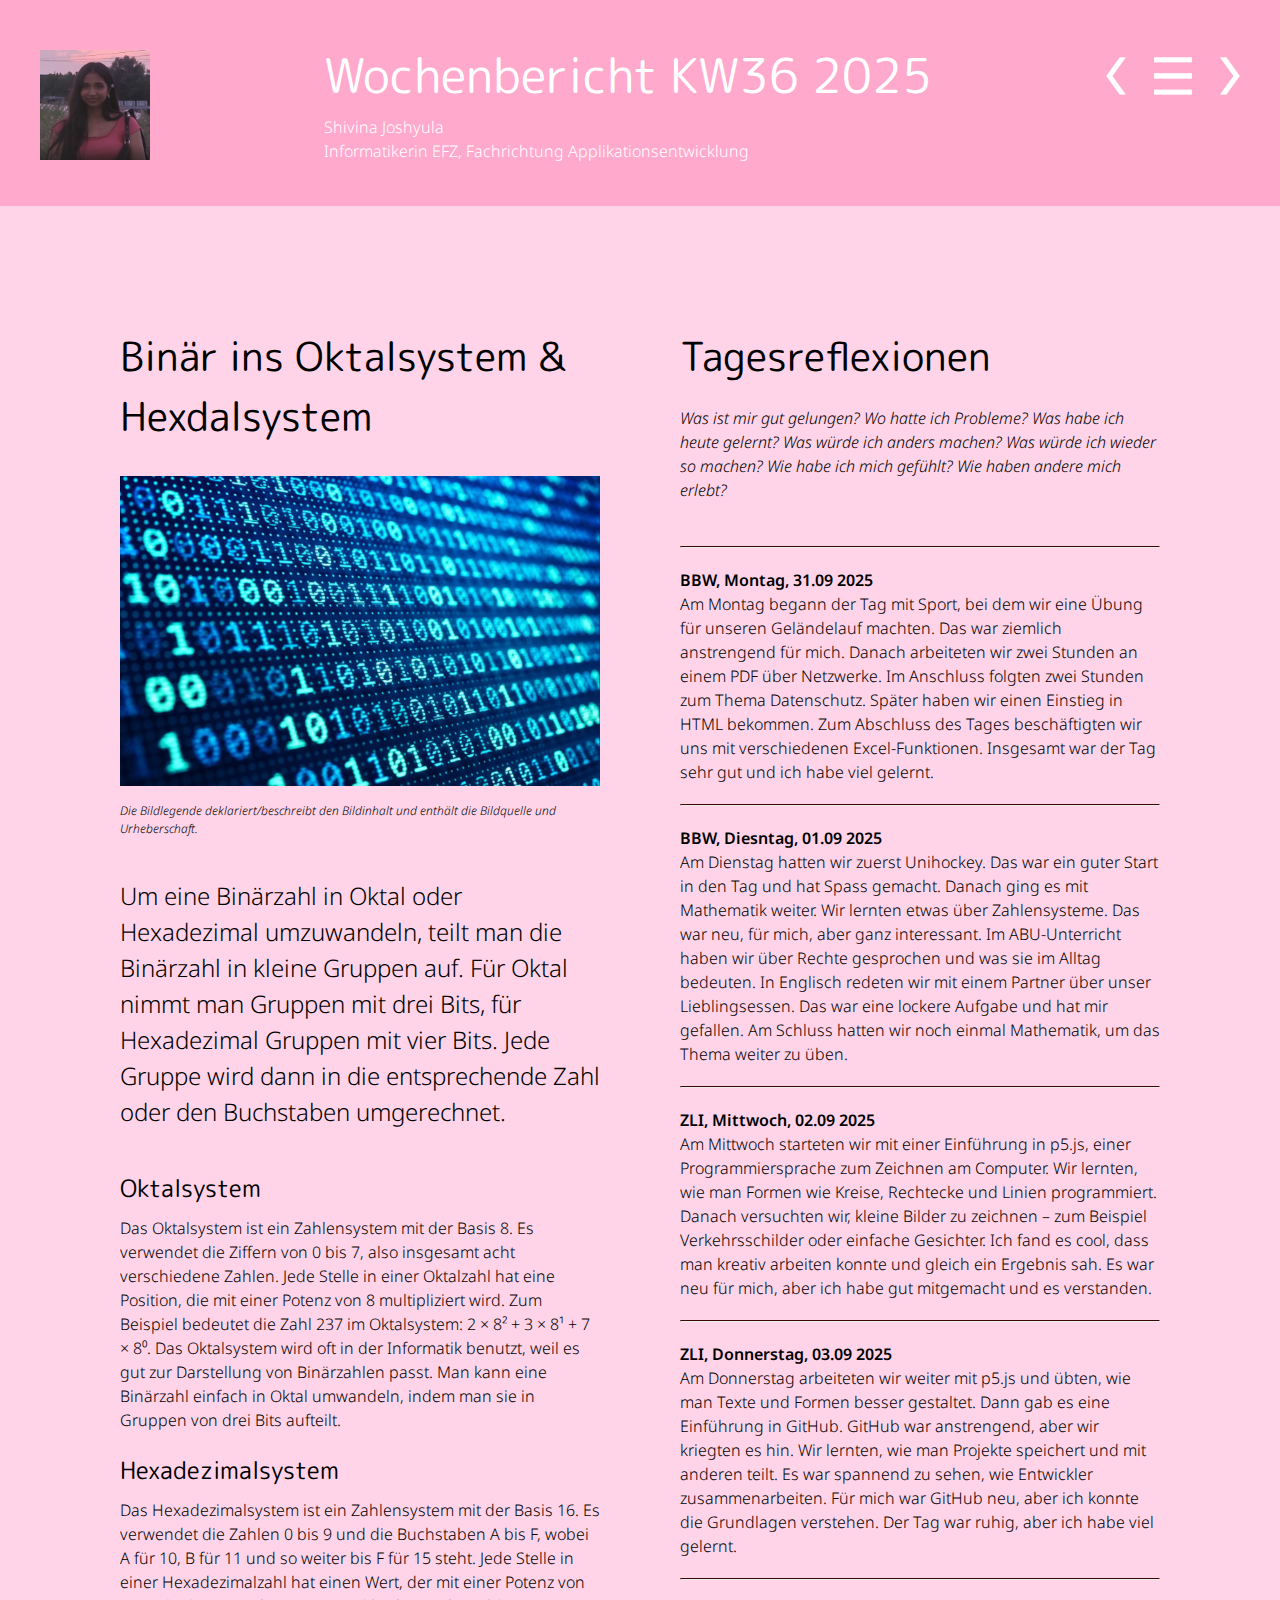
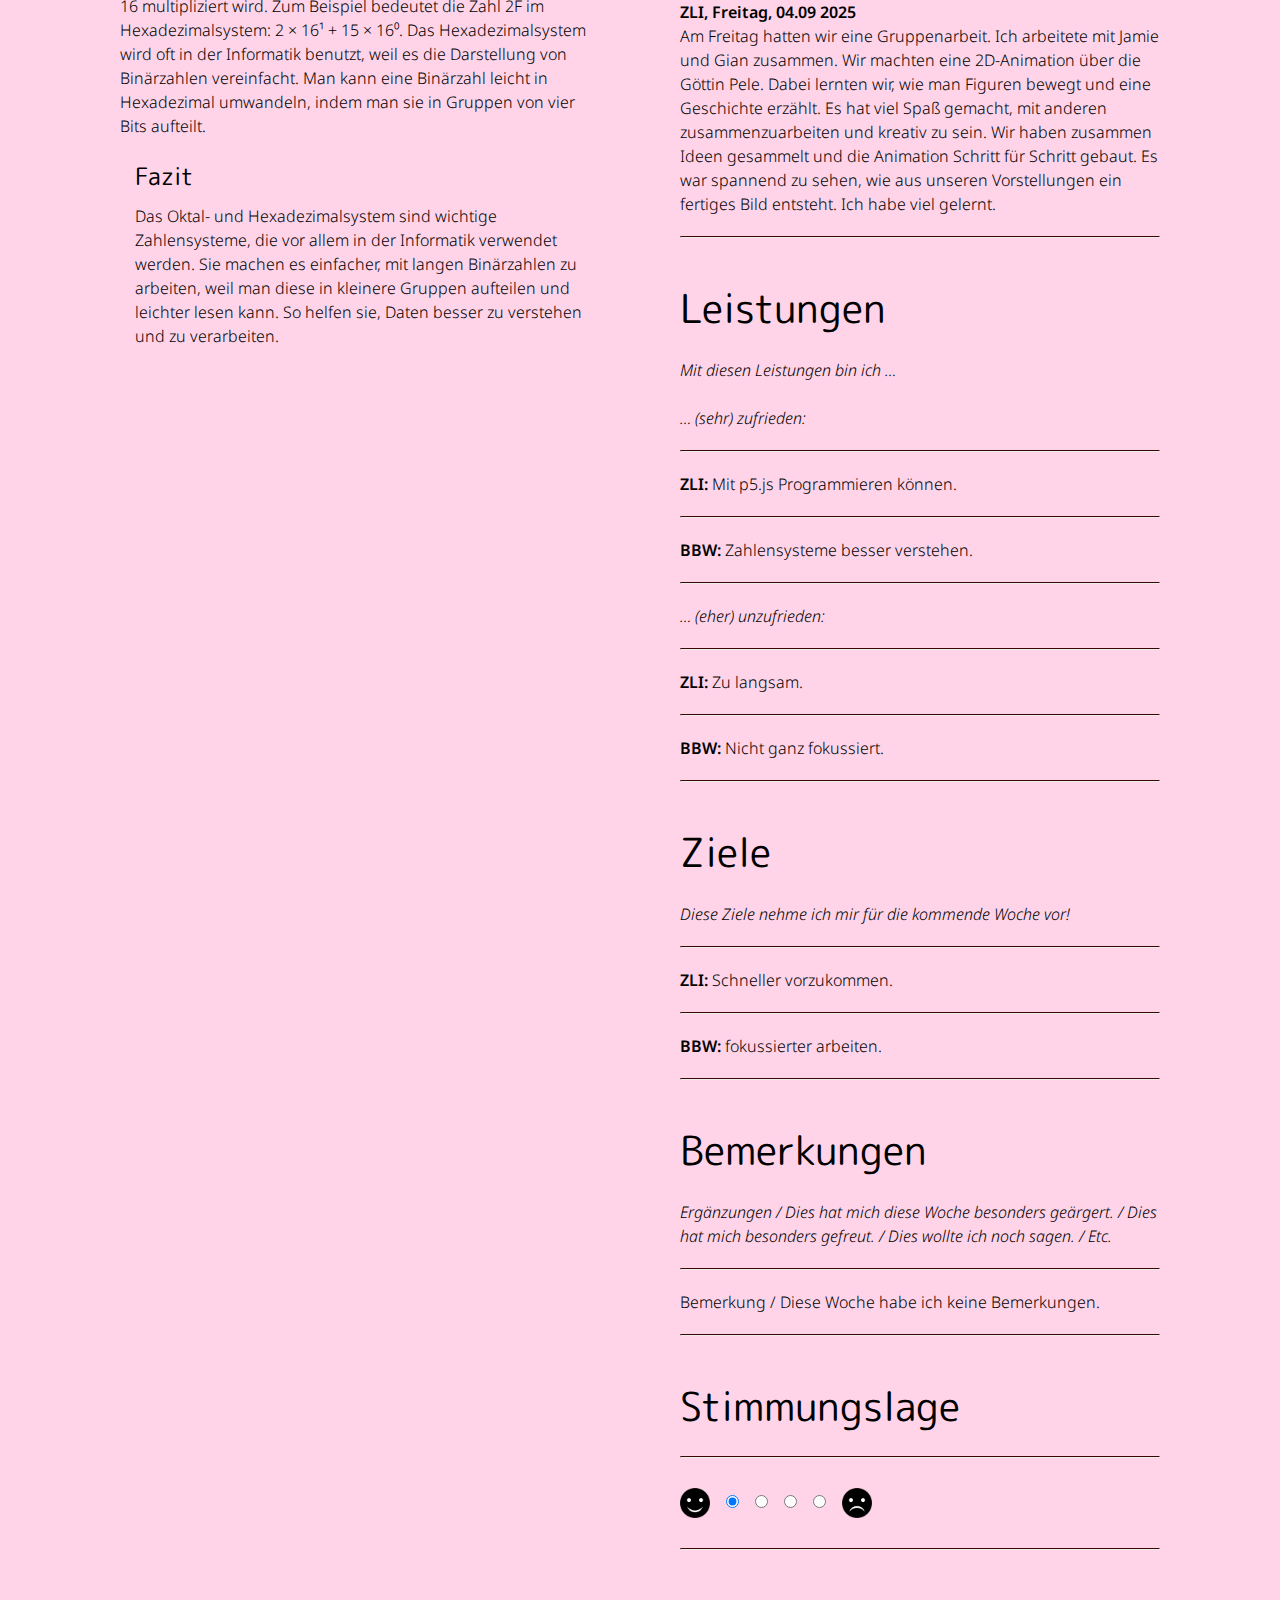
<file: kw_36_20XX.html>
<!DOCTYPE html>
<html lang="de">

<head>
  <meta charset="utf-8">
  <meta name="viewport" content="width=device-width, initial-scale=1.0">
  <title>Wochenbericht KW36 2025, Shivina Joshyula, Informatikerin EFZ,  Fachrichtung Applikationsentwicklung</title>
  <link rel="stylesheet" href="css/style.css">
  <link rel="stylesheet" href="css/prism.css">
  <link rel="shortcut icon" href="favicon.ico" type="image/x-icon">
  <link rel="shortcut icon" href="favicon.ico">
  <link rel="icon" type="image/png" href="favicon.png" sizes="32x32">
  <link rel="icon" type="image/png" href="favicon.png" sizes="96x96">
  <link rel="apple-touch-icon" sizes="180x180" href="favicon.png">
  <meta name="msapplication-TileImage" content="favicon.png">
</head>

<body>

  <!-- - - - - - - - - - - - Kopfzeile Start - - - - - - - - - - - -->
  <header class="fade-in-up">

    <!-- Logo Start -->
    <a href="index.html">
      <div class="logo">
        <img src="images/shivinafoto.png" alt="Ein Bild von mir">
      </div>
    </a>
    <!-- Logo Ende -->

    <!-- Text Start -->
    <div class="titel">
      <h1>Wochenbericht KW36 2025</h1>
      Shivina Joshyula<br>
      Informatikerin EFZ, Fachrichtung Applikationsentwicklung
    </div>
    <!-- Text Ende -->

    <!-- Navigation Start -->
    <nav>
      <div class="arrow"><a href="kw_35_2025.html" title="Back"><img src="images/arrow_back.png"></a></div>
      <div class="overview"><a href="index.html" title="Overview"><img src="images/hamburger.png"></a></div>
      <div class="arrow"><a href="kw_37_2025.html" title="Next"><img src="images/arrow_next.png"></a></div>
    </nav>
    <!-- Navigation Ende -->

  </header>
  <!-- - - - - - - - - - - - Kopfzeile Ende - - - - - - - - - - - -->

  <!-- - - - - - - - - - - - Inhalt Start - - - - - - - - - - - -->
  <main>
    <!-- - - - - - - - - - - - Erste Spalte Start - - - - - - - - - - - -->
    <section class="fade-in-up">

      <!-- Beitrag Wochenbericht Start -->
      <article class="fade-in-up">
        <h2>Binär ins Oktalsystem & Hexdalsystem</h2>
        <img src="images/Binar.png" alt=" Ein Bild vom Binärsystem">
        <legend>Die Bildlegende deklariert/beschreibt den Bildinhalt und enthält die Bildquelle und Urheberschaft.
        </legend>
        <h4>Um eine Binärzahl in Oktal oder Hexadezimal umzuwandeln, teilt man die Binärzahl in kleine Gruppen auf. Für Oktal nimmt man Gruppen mit drei Bits, für Hexadezimal Gruppen mit vier Bits. Jede Gruppe wird dann in die entsprechende Zahl oder den Buchstaben umgerechnet.</h4>
        <h3>Oktalsystem</h3>
        <p>Das Oktalsystem ist ein Zahlensystem mit der Basis 8. Es verwendet die Ziffern von 0 bis 7, also insgesamt acht verschiedene Zahlen. Jede Stelle in einer Oktalzahl hat eine Position, die mit einer Potenz von 8 multipliziert wird. Zum Beispiel bedeutet die Zahl 237 im Oktalsystem: 2 × 8² + 3 × 8¹ + 7 × 8⁰. Das Oktalsystem wird oft in der Informatik benutzt, weil es gut zur Darstellung von Binärzahlen passt. Man kann eine Binärzahl einfach in Oktal umwandeln, indem man sie in Gruppen von drei Bits aufteilt.</p>
        <h3>Hexadezimalsystem</h3>
        <p>Das Hexadezimalsystem ist ein Zahlensystem mit der Basis 16. Es verwendet die Zahlen 0 bis 9 und die Buchstaben A bis F, wobei A für 10, B für 11 und so weiter bis F für 15 steht. Jede Stelle in einer Hexadezimalzahl hat einen Wert, der mit einer Potenz von 16 multipliziert wird. Zum Beispiel bedeutet die Zahl 2F im Hexadezimalsystem: 2 × 16¹ + 15 × 16⁰. Das Hexadezimalsystem wird oft in der Informatik benutzt, weil es die Darstellung von Binärzahlen vereinfacht. Man kann eine Binärzahl leicht in Hexadezimal umwandeln, indem man sie in Gruppen von vier Bits aufteilt.</p>
        <ul>
          
        <h3>Fazit</h3>
        <p>Das Oktal- und Hexadezimalsystem sind wichtige Zahlensysteme, die vor allem in der Informatik verwendet werden. Sie machen es einfacher, mit langen Binärzahlen zu arbeiten, weil man diese in kleinere Gruppen aufteilen und leichter lesen kann. So helfen sie, Daten besser zu verstehen und zu verarbeiten.
      </article>
      <!-- Beitrag Wochenbericht Ende -->

      <!-- Beitrag Wochenbericht Start -->
      <article class="fade-in-up">
        <h2><p5 class="js"></p5></h2>
        <img src="images/pig.png" alt="Ein Bild vom Schwein, wo ich programmiert habe">
        <legend>Die Bildlegende deklariert/beschreibt den Bildinhalt und enthält die Bildquelle und Urheberschaft.
        </legend>
        <h4>p5.js ist eine Programmiersprache, die es leicht macht, Bilder, Formen und Animationen am Computer zu erstellen. Sie wird oft genutzt, um Programmieren kreativ und verständlich zu lernen. Mit p5.js kann man schnell sehen, was man programmiert hat, und so Spaß beim Lernen haben.</h4>
        <h3>Einfaches Zeichnen mit p5.js</h3>
        <p>Mit p5.js kann man schnell und einfach verschiedene Formen wie Kreise, Rechtecke oder Linien auf dem Bildschirm zeichnen. Dadurch ist es ganz leicht, eigene Bilder oder kleine Kunstwerke zu erstellen. Man muss nur wenige Zeilen Code schreiben, um etwas Sichtbares zu machen. Das macht p5.js besonders gut für Anfänger, die das Programmieren lernen und dabei kreativ sein wollen. Außerdem kann man die Formen bewegen oder verändern, um spannende Animationen zu gestalten.</p>
        <h3>Programmieren lernen mit Spass</h3>
        <p>p5.js hilft dabei, Programmieren auf eine kreative und einfache Weise zu lernen. Wenn man etwas programmiert, sieht man sofort das Ergebnis auf dem Bildschirm. Das macht es spannend und motiviert, neue Dinge auszuprobieren und eigene Ideen umzusetzen. Man kann spielerisch verschiedene Befehle testen und dadurch besser verstehen, wie Programmieren funktioniert. So macht das Lernen nicht nur Spaß, sondern man wird auch schnell sicherer im Umgang mit Code.</p>
        <ul>
          
        </ul>
        <h3>Fazit</h3>
        <p>p5.js ist ein hilfreiches Werkzeug, um Programmieren kreativ und verständlich zu lernen. Es zeigt schnell sichtbare Ergebnisse, was motiviert und das Lernen erleichtert. Anfänger können spielerisch mit Code üben und eigene Ideen leicht umsetzen. So macht Programmieren Spaß und man lernt wichtige Grundlagen Schritt für Schritt.</p>
      </article>
      <!-- Beitrag Wochenbericht Ende -->

    </section>
    <!-- - - - - - - - - - - - Erste Spalte Ende - - - - - - - - - - - -->


    <!--- - - - - - - - - - - Zweite Spalte Start - - - - - - - - - - - -->
    <section class="fade-in-up">

      <!-- Tagesreflexionen Start -->
      <h2>Tagesreflexionen</h2>
      <i>Was ist mir gut gelungen? Wo hatte ich Probleme? Was habe ich heute gelernt? Was würde ich anders machen? Was
        würde ich wieder so machen? Wie habe ich mich gefühlt? Wie haben andere mich erlebt?</i><br><br>
      <hr>
      <strong>BBW, Montag, 31.09 2025</strong><br>
      Am Montag begann der Tag mit Sport, bei dem wir eine Übung für unseren Geländelauf machten. Das war ziemlich anstrengend für mich. Danach arbeiteten wir zwei Stunden an einem PDF über Netzwerke. Im Anschluss folgten zwei Stunden zum Thema Datenschutz. Später haben wir einen Einstieg in HTML bekommen. Zum Abschluss des Tages beschäftigten wir uns mit verschiedenen Excel-Funktionen. Insgesamt war der Tag sehr gut und ich habe viel gelernt.


      <hr>
      <strong>BBW, Diesntag, 01.09 2025</strong><br>
      Am Dienstag hatten wir zuerst Unihockey. Das war ein guter Start in den Tag und hat Spass gemacht. Danach ging es mit Mathematik weiter. Wir lernten etwas über Zahlensysteme. Das war neu, für mich, aber ganz interessant. Im ABU-Unterricht haben wir über Rechte gesprochen und was sie im Alltag bedeuten. In Englisch redeten wir mit einem Partner über unser Lieblingsessen. Das war eine lockere Aufgabe und hat mir gefallen. Am Schluss hatten wir noch einmal Mathematik, um das Thema weiter zu üben.
      <hr>
      <strong>ZLI, Mittwoch, 02.09 2025</strong><br>
      Am Mittwoch starteten wir mit einer Einführung in p5.js, einer Programmiersprache zum Zeichnen am Computer. Wir lernten, wie man Formen wie Kreise, Rechtecke und Linien programmiert. Danach versuchten wir, kleine Bilder zu zeichnen – zum Beispiel Verkehrsschilder oder einfache Gesichter. Ich fand es cool, dass man kreativ arbeiten konnte und gleich ein Ergebnis sah. Es war neu für mich, aber ich habe gut mitgemacht und es verstanden.


      <hr>
      <strong>ZLI, Donnerstag, 03.09 2025</strong><br>
      Am Donnerstag arbeiteten wir weiter mit p5.js und übten, wie man Texte und Formen besser gestaltet. Dann gab es eine Einführung in GitHub. GitHub war anstrengend, aber wir kriegten es hin. Wir lernten, wie man Projekte speichert und mit anderen teilt. Es war spannend zu sehen, wie Entwickler zusammenarbeiten. Für mich war GitHub neu, aber ich konnte die Grundlagen verstehen. Der Tag war ruhig, aber ich habe viel gelernt.



      <hr>
      <strong>ZLI, Freitag, 04.09 2025</strong><br>
      Am Freitag hatten wir eine Gruppenarbeit. Ich arbeitete mit Jamie und Gian zusammen. Wir machten eine 2D-Animation über die Göttin Pele. Dabei lernten wir, wie man Figuren bewegt und eine Geschichte erzählt. Es hat viel Spaß gemacht, mit anderen zusammenzuarbeiten und kreativ zu sein. Wir haben zusammen Ideen gesammelt und die Animation Schritt für Schritt gebaut. Es war spannend zu sehen, wie aus unseren Vorstellungen ein fertiges Bild entsteht. Ich habe viel gelernt.
      <hr>
      <!-- Tagesreflexionen Ende -->

      <!-- Leistungen Start -->
      <h2>Leistungen</h2>
      <i>Mit diesen Leistungen bin ich …</i><br><br>
      <i>… (sehr) zufrieden:</i>
      <hr>
      <strong>ZLI:</strong> Mit p5.js Programmieren können.
      <hr>
      <strong>BBW:</strong> Zahlensysteme besser verstehen.
      <hr>
      <i>… (eher) unzufrieden:</i>
      <hr>
      <strong>ZLI:</strong> Zu langsam.
      <hr>
      <strong>BBW:</strong> Nicht ganz fokussiert.
      <hr>
      <!-- Leistungen Ende -->

      <!-- Ziele Start -->
      <h2>Ziele</h2>
      <i>Diese Ziele nehme ich mir für die kommende Woche vor!</i>
      <hr>
      <strong>ZLI:</strong> Schneller vorzukommen.
      <hr>
      <strong>BBW:</strong> fokussierter arbeiten.
      <hr>
      <!-- Ziele Ende -->

      <!-- Bemerkungen Start -->
      <h2>Bemerkungen</h2>
      <i>Ergänzungen / Dies hat mich diese Woche besonders geärgert. / Dies hat mich besonders gefreut. / Dies wollte
        ich noch sagen. / Etc.</i>
      <hr>
      Bemerkung / Diese Woche habe ich keine Bemerkungen.
      <hr>
      <!-- Bemerkungen Ende -->

      <!-- Stimmungen Start !!! Bitte entsprechender Radiobutton auf «checked="checked"» setzten !!! -->
      <h2>Stimmungslage</h2>
      <hr>
      <img src="images/icon_happy.png" style="width: 30px; height: 30px; vertical-align: -20px;">&nbsp;&nbsp;&nbsp;
      <input type="radio" name="stimmungslage" checked="checked">&nbsp;&nbsp;&nbsp;
      <input type="radio" name="stimmungslage">&nbsp;&nbsp;&nbsp;
      <input type="radio" name="stimmungslage">&nbsp;&nbsp;&nbsp;
      <input type="radio" name="stimmungslage">&nbsp;&nbsp;&nbsp;
      <img src="images/icon_sad.png" style="width: 30px; height: 30px; vertical-align: -20px;">
      <hr>
      <!-- Stimmungen Ende -->

    </section>
    <!-- - - - - - - - - - - - Zweite Spalte Ende - - - - - - - - - - - -->
  </main>
  <!-- - - - - - - - - - - - Inhalt Ende - - - - - - - - - - - -->


  <!-- - - - - - - - - - - - Fusszeile Start - - - - - - - - - - - -->
  <footer class="fade-in-up">
    <strong>Wochenbericht KW36 2025</strong><br>
    Shivina Joshyula<br>
    Informatikerin EFZ, Fachrichtung Applikationsentwicklung
  </footer>
  <!-- - - - - - - - - - - - Fusszeile Ende - - - - - - - - - - - -->

  <script src="js/fadein.js"></script>
  <script src="js/prism.js"></script>
</body>

</html>
</file>
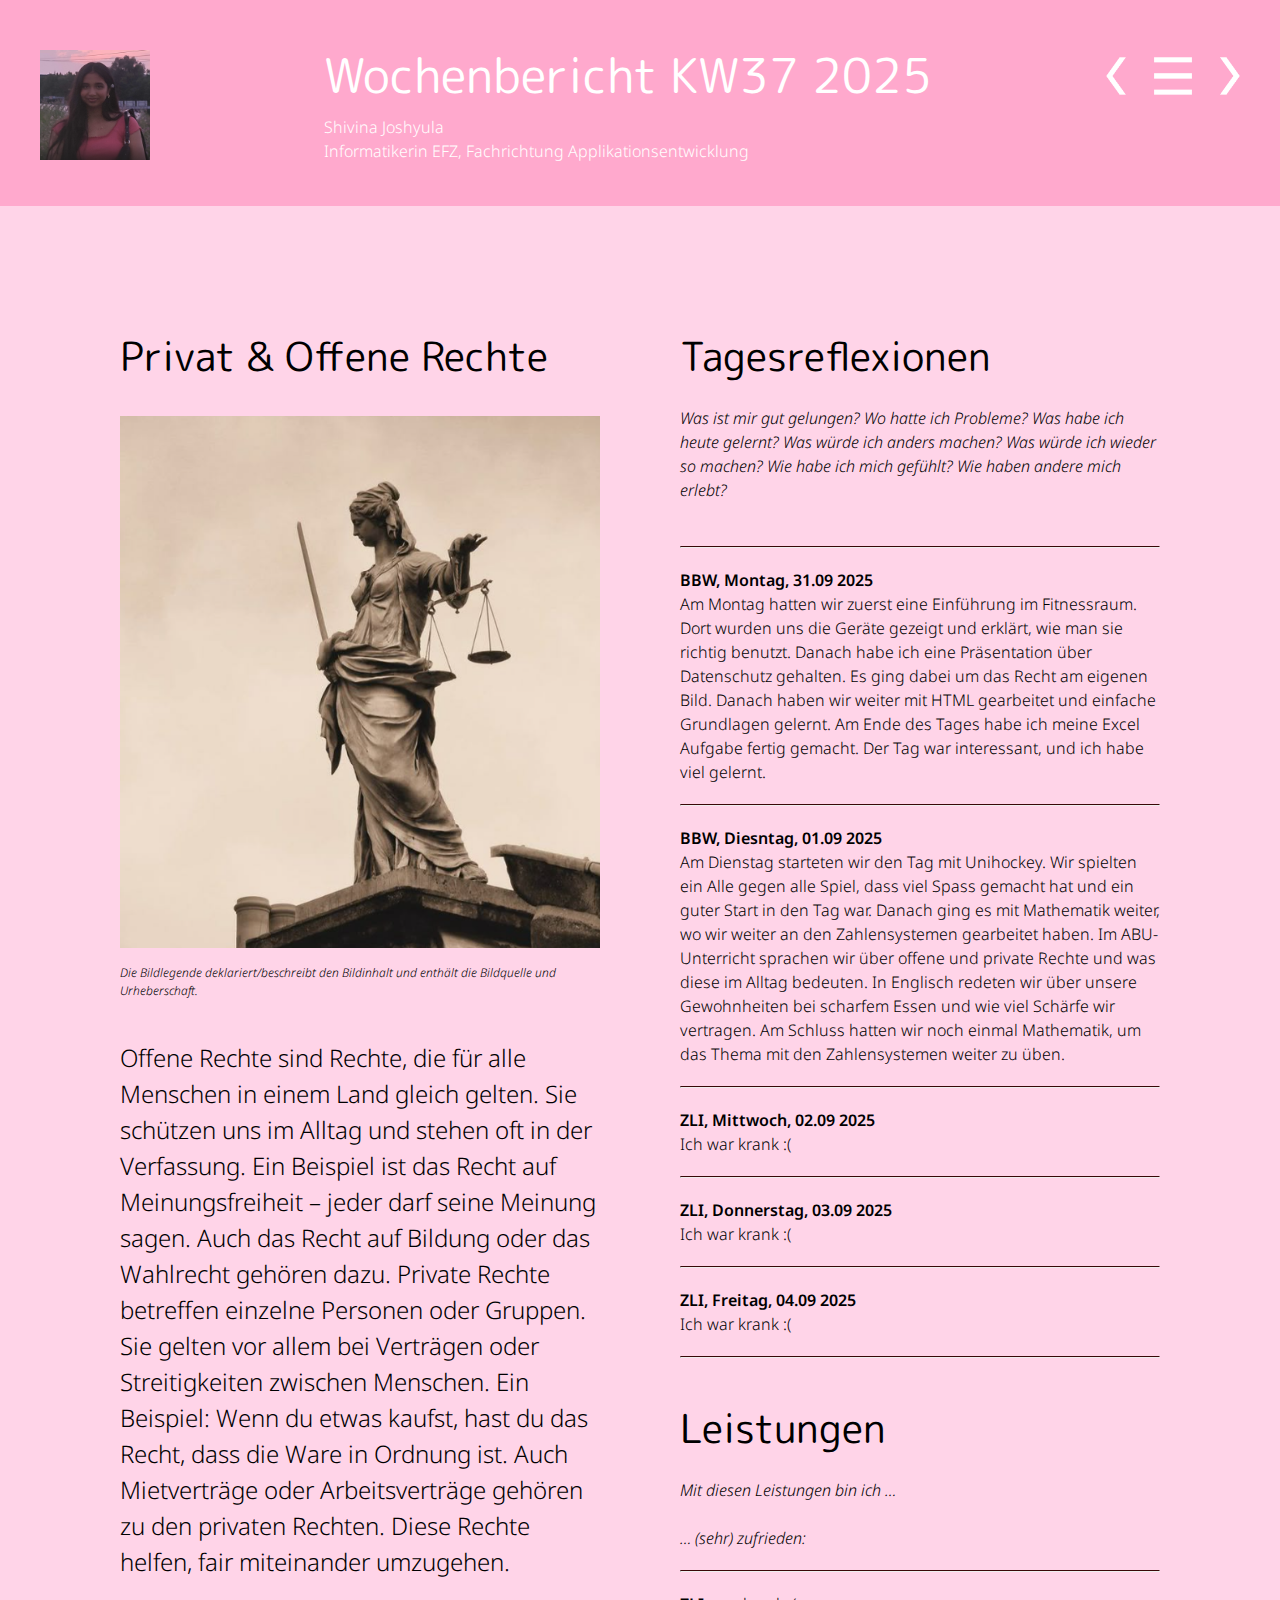
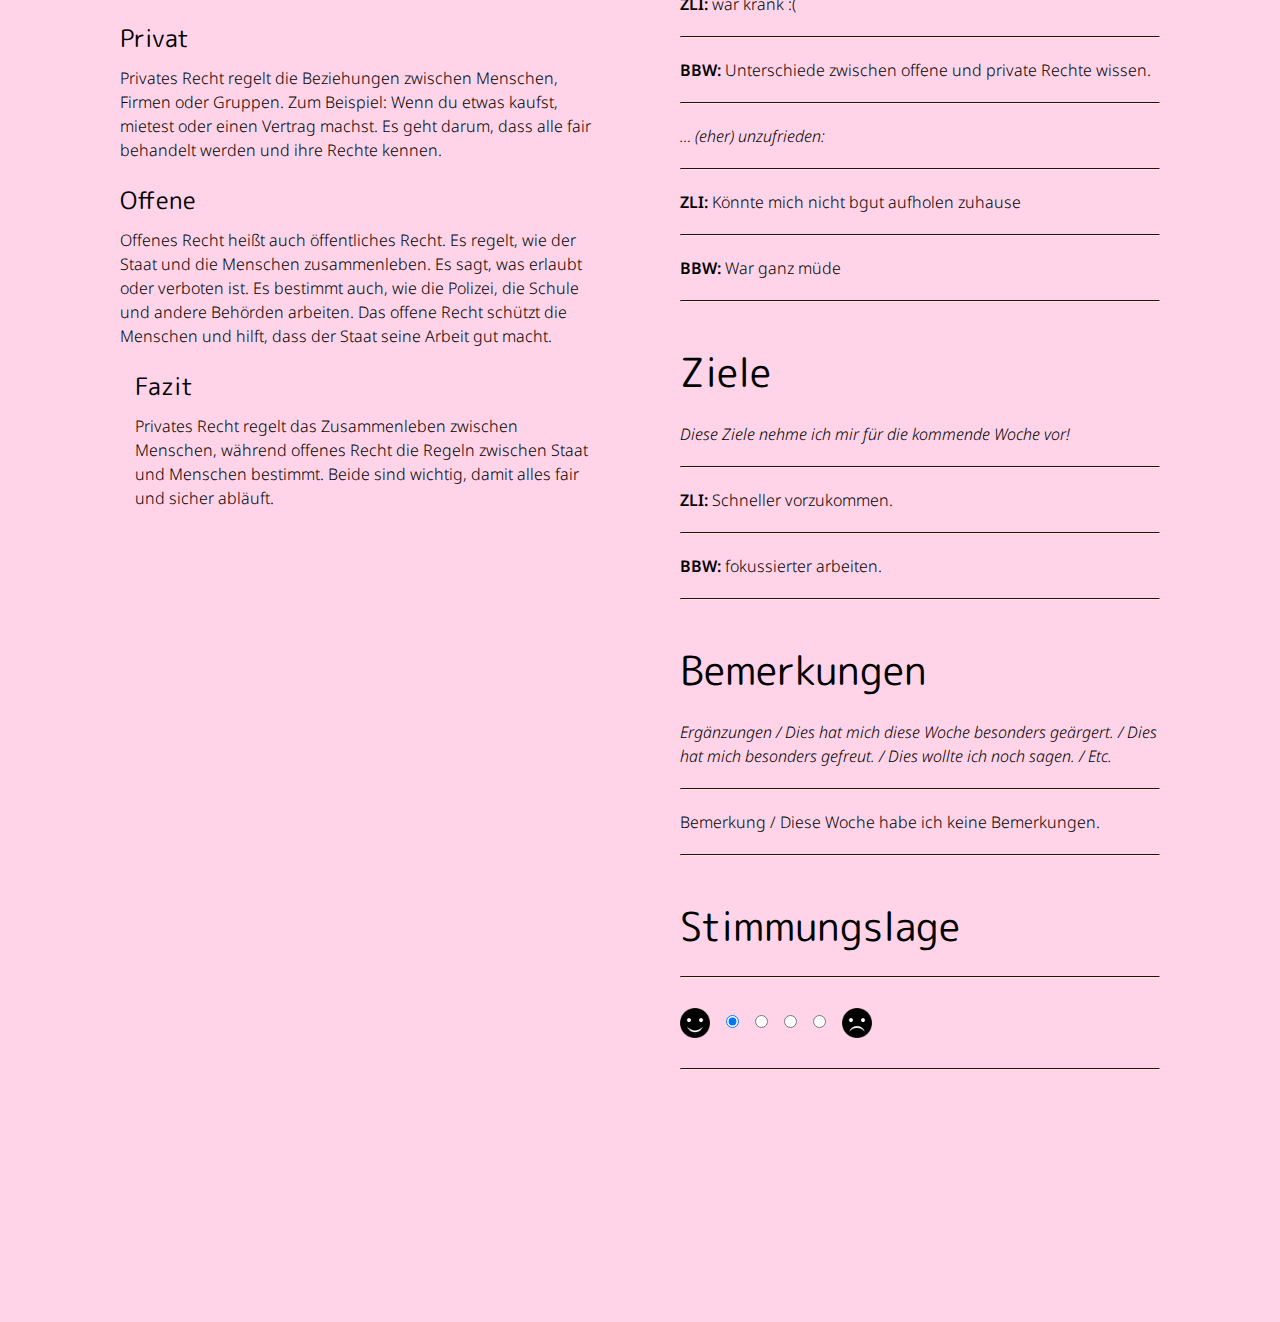
<file: kw_37_2025.html>
<!DOCTYPE html>
<html lang="de">

<head>
  <meta charset="utf-8">
  <meta name="viewport" content="width=device-width, initial-scale=1.0">
  <title>Wochenbericht KW37 2025, Shivina Joshyula, Informatikerin EFZ,  Fachrichtung Applikationsentwicklung</title>
  <link rel="stylesheet" href="css/style.css">
  <link rel="stylesheet" href="css/prism.css">
  <link rel="shortcut icon" href="favicon.ico" type="image/x-icon">
  <link rel="shortcut icon" href="favicon.ico">
  <link rel="icon" type="image/png" href="favicon.png" sizes="32x32">
  <link rel="icon" type="image/png" href="favicon.png" sizes="96x96">
  <link rel="apple-touch-icon" sizes="180x180" href="favicon.png">
  <meta name="msapplication-TileImage" content="favicon.png">
</head>

<body>

  <!-- - - - - - - - - - - - Kopfzeile Start - - - - - - - - - - - -->
  <header class="fade-in-up">

    <!-- Logo Start -->
    <a href="index.html">
      <div class="logo">
        <img src="images/shivinafoto.png" alt="Ein Bild von mir">
      </div>
    </a>
    <!-- Logo Ende -->

    <!-- Text Start -->
    <div class="titel">
      <h1>Wochenbericht KW37 2025</h1>
      Shivina Joshyula<br>
      Informatikerin EFZ, Fachrichtung Applikationsentwicklung
    </div>
    <!-- Text Ende -->

    <!-- Navigation Start -->
    <nav>
      <div class="arrow"><a href="kw_36_20XX.html" title="Back"><img src="images/arrow_back.png"></a></div>
      <div class="overview"><a href="index.html" title="Overview"><img src="images/hamburger.png"></a></div>
     <div class="arrow"><a href="kw_38_2025.html" title="Next"><img src="images/arrow_next.png"></a></div>
     </nav>







    <!-- Navigation Ende -->

  </header>
  <!-- - - - - - - - - - - - Kopfzeile Ende - - - - - - - - - - - -->

  <!-- - - - - - - - - - - - Inhalt Start - - - - - - - - - - - -->
  <main>
    <!-- - - - - - - - - - - - Erste Spalte Start - - - - - - - - - - - -->
    <section class="fade-in-up">

      <!-- Beitrag Wochenbericht Start -->
      <article class="fade-in-up">
        <h2>Privat & Offene Rechte</h2>
        <img src="images/rechtfrau.png" alt="Es ist ein Bild von die Frau des Rechtes">
        <legend>Die Bildlegende deklariert/beschreibt den Bildinhalt und enthält die Bildquelle und Urheberschaft.
        </legend>
        <h4>Offene Rechte sind Rechte, die für alle Menschen in einem Land gleich gelten. Sie schützen uns im Alltag und stehen oft in der Verfassung. Ein Beispiel ist das Recht auf Meinungsfreiheit – jeder darf seine Meinung sagen. Auch das Recht auf Bildung oder das Wahlrecht gehören dazu.

Private Rechte betreffen einzelne Personen oder Gruppen. Sie gelten vor allem bei Verträgen oder Streitigkeiten zwischen Menschen. Ein Beispiel: Wenn du etwas kaufst, hast du das Recht, dass die Ware in Ordnung ist. Auch Mietverträge oder Arbeitsverträge gehören zu den privaten Rechten. Diese Rechte helfen, fair miteinander umzugehen.</h4>
        <h3>Privat</h3>
        <p>Privates Recht regelt die Beziehungen zwischen Menschen, Firmen oder Gruppen.
Zum Beispiel: Wenn du etwas kaufst, mietest oder einen Vertrag machst.
Es geht darum, dass alle fair behandelt werden und ihre Rechte kennen.</p>
        <h3>Offene</h3>
        <p>Offenes Recht heißt auch öffentliches Recht. Es regelt, wie der Staat und die Menschen zusammenleben. Es sagt, was erlaubt oder verboten ist. Es bestimmt auch, wie die Polizei, die Schule und andere Behörden arbeiten. Das offene Recht schützt die Menschen und hilft, dass der Staat seine Arbeit gut macht.</p>
        <ul>
          
        <h3>Fazit</h3>
        <p>Privates Recht regelt das Zusammenleben zwischen Menschen, während offenes Recht die Regeln zwischen Staat und Menschen bestimmt. Beide sind wichtig, damit alles fair und sicher abläuft.
      </article>
      <!-- Beitrag Wochenbericht Ende -->

      <!-- Beitrag Wochenbericht Start -->
      <article class="fade-in-up">
        <h2><p5 class="js"></p5></h2>
        <legend>Die Bildlegende deklariert/beschreibt den Bildinhalt und enthält die Bildquelle und Urheberschaft.
        </legend>
       
      </article>
      <!-- Beitrag Wochenbericht Ende -->

    </section>
    <!-- - - - - - - - - - - - Erste Spalte Ende - - - - - - - - - - - -->


    <!--- - - - - - - - - - - Zweite Spalte Start - - - - - - - - - - - -->
    <section class="fade-in-up">

      <!-- Tagesreflexionen Start -->
      <h2>Tagesreflexionen</h2>
      <i>Was ist mir gut gelungen? Wo hatte ich Probleme? Was habe ich heute gelernt? Was würde ich anders machen? Was
        würde ich wieder so machen? Wie habe ich mich gefühlt? Wie haben andere mich erlebt?</i><br><br>
      <hr>
      <strong>BBW, Montag, 31.09 2025</strong><br>
      Am Montag hatten wir zuerst eine Einführung im Fitnessraum. Dort wurden uns die Geräte gezeigt und erklärt, wie man sie richtig benutzt. Danach habe ich eine Präsentation über Datenschutz gehalten. Es ging dabei um das Recht am eigenen Bild. Danach haben wir weiter mit HTML gearbeitet und einfache Grundlagen gelernt. Am Ende des Tages habe ich meine Excel Aufgabe fertig gemacht. Der Tag war interessant, und ich habe viel gelernt.

      <hr>
      <strong>BBW, Diesntag, 01.09 2025</strong><br>
      Am Dienstag starteten wir den Tag mit Unihockey. Wir spielten ein Alle gegen alle Spiel, dass viel Spass gemacht hat und ein guter Start in den Tag war. Danach ging es mit Mathematik weiter, wo wir weiter an den Zahlensystemen gearbeitet haben. Im ABU-Unterricht sprachen wir über offene und private Rechte und was diese im Alltag bedeuten. In Englisch redeten wir über unsere Gewohnheiten bei scharfem Essen und wie viel Schärfe wir vertragen. Am Schluss hatten wir noch einmal Mathematik, um das Thema mit den Zahlensystemen weiter zu üben.
      <hr>
      <strong>ZLI, Mittwoch, 02.09 2025</strong><br>
      Ich war krank :(

      <hr>
      <strong>ZLI, Donnerstag, 03.09 2025</strong><br>
      Ich war krank :(


      <hr>
      <strong>ZLI, Freitag, 04.09 2025</strong><br>
      Ich war krank :(
      <hr>
      <!-- Tagesreflexionen Ende -->

      <!-- Leistungen Start -->
      <h2>Leistungen</h2>
      <i>Mit diesen Leistungen bin ich …</i><br><br>
      <i>… (sehr) zufrieden:</i>
      <hr>
      <strong>ZLI:</strong> war krank :(
      <hr>
      <strong>BBW:</strong> Unterschiede zwischen offene und private Rechte wissen.
      <hr>
      <i>… (eher) unzufrieden:</i>
      <hr>
      <strong>ZLI:</strong> Könnte mich nicht bgut aufholen zuhause
      <hr>
      <strong>BBW:</strong> War ganz müde
      <hr>
      <!-- Leistungen Ende -->

      <!-- Ziele Start -->
      <h2>Ziele</h2>
      <i>Diese Ziele nehme ich mir für die kommende Woche vor!</i>
      <hr>
      <strong>ZLI:</strong> Schneller vorzukommen.
      <hr>
      <strong>BBW:</strong> fokussierter arbeiten.
      <hr>
      <!-- Ziele Ende -->

      <!-- Bemerkungen Start -->
      <h2>Bemerkungen</h2>
      <i>Ergänzungen / Dies hat mich diese Woche besonders geärgert. / Dies hat mich besonders gefreut. / Dies wollte
        ich noch sagen. / Etc.</i>
      <hr>
      Bemerkung / Diese Woche habe ich keine Bemerkungen.
      <hr>
      <!-- Bemerkungen Ende -->

      <!-- Stimmungen Start !!! Bitte entsprechender Radiobutton auf «checked="checked"» setzten !!! -->
      <h2>Stimmungslage</h2>
      <hr>
      <img src="images/icon_happy.png" style="width: 30px; height: 30px; vertical-align: -20px;">&nbsp;&nbsp;&nbsp;
      <input type="radio" name="stimmungslage" checked="checked">&nbsp;&nbsp;&nbsp;
      <input type="radio" name="stimmungslage">&nbsp;&nbsp;&nbsp;
      <input type="radio" name="stimmungslage">&nbsp;&nbsp;&nbsp;
      <input type="radio" name="stimmungslage">&nbsp;&nbsp;&nbsp;
      <img src="images/icon_sad.png" style="width: 30px; height: 30px; vertical-align: -20px;">
      <hr>
      <!-- Stimmungen Ende -->

    </section>
    <!-- - - - - - - - - - - - Zweite Spalte Ende - - - - - - - - - - - -->
  </main>
  <!-- - - - - - - - - - - - Inhalt Ende - - - - - - - - - - - -->


  <!-- - - - - - - - - - - - Fusszeile Start - - - - - - - - - - - -->
  <footer class="fade-in-up">
    <strong>Wochenbericht KW36 2025</strong><br>
    Shivina Joshyula<br>
    Informatikerin EFZ, Fachrichtung Applikationsentwicklung
  </footer>
  <!-- - - - - - - - - - - - Fusszeile Ende - - - - - - - - - - - -->

  <script src="js/fadein.js"></script>
  <script src="js/prism.js"></script>
</body>

</html>
</file>
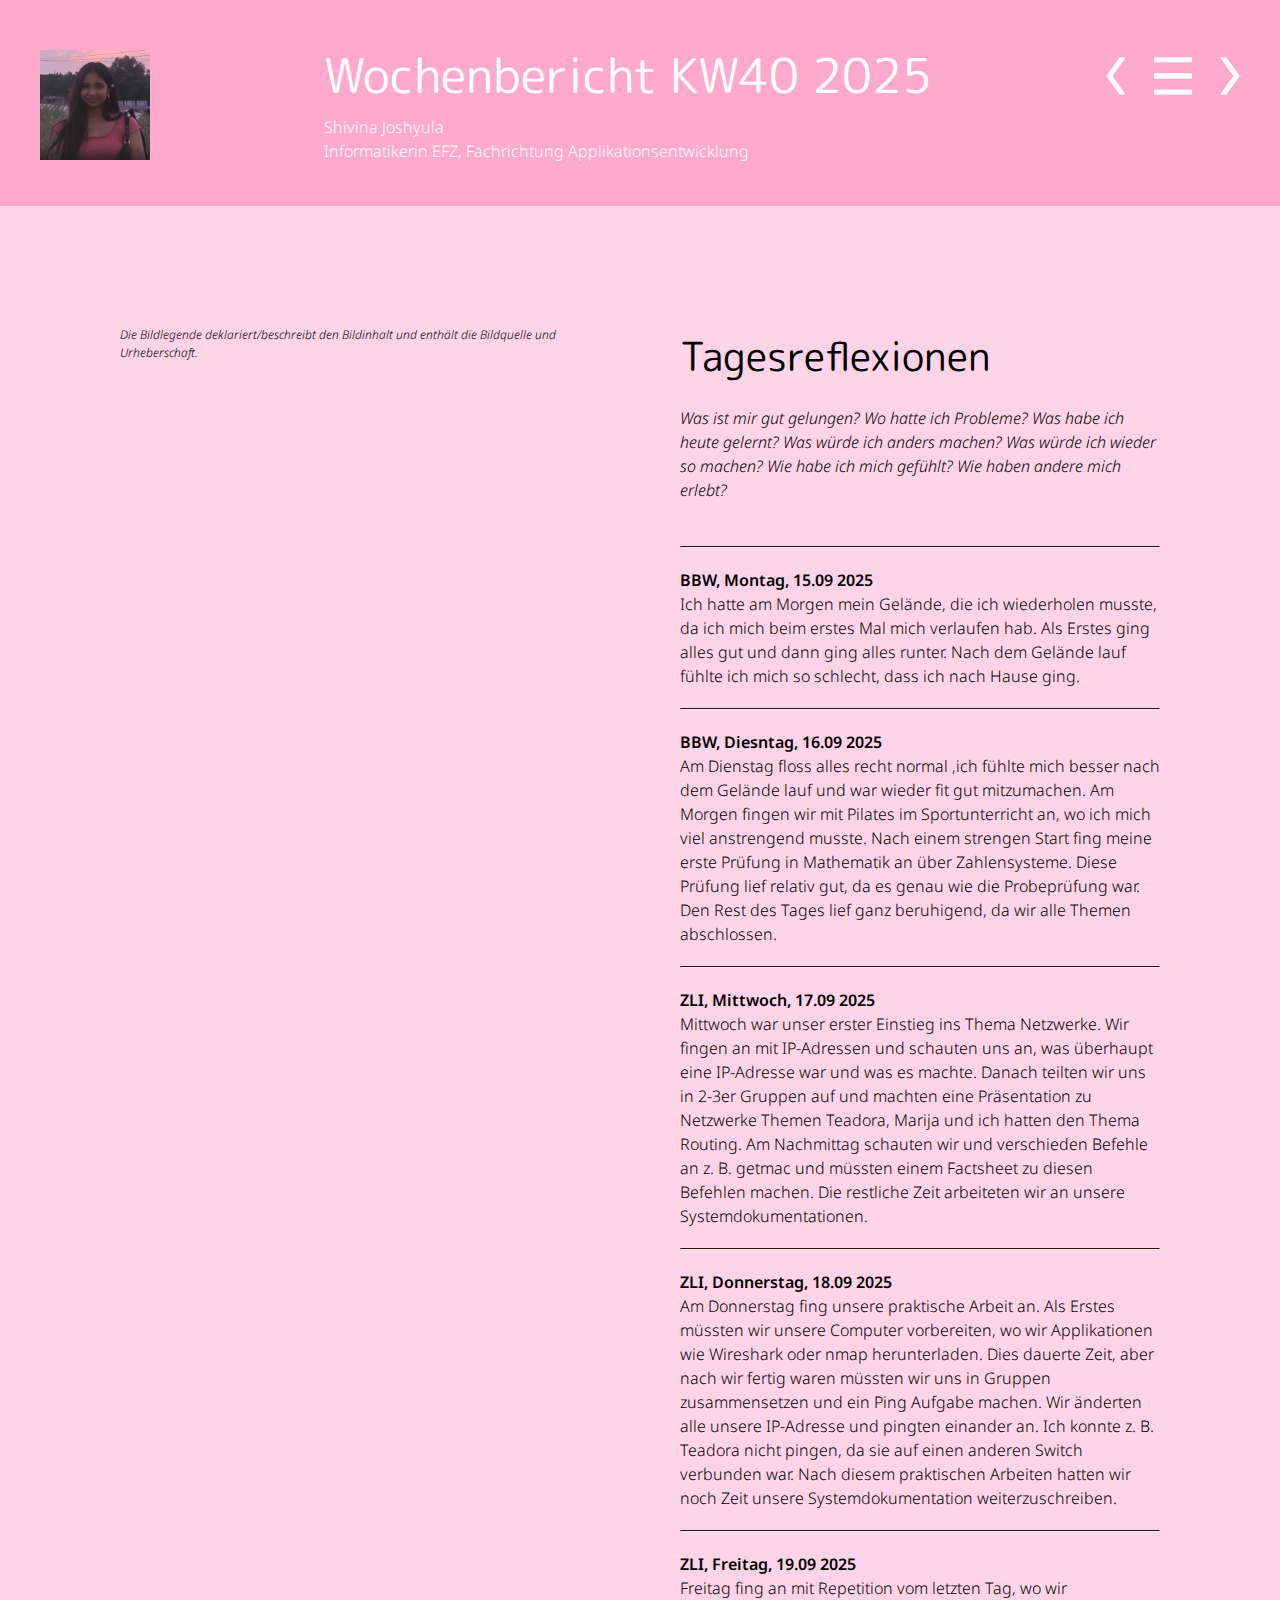
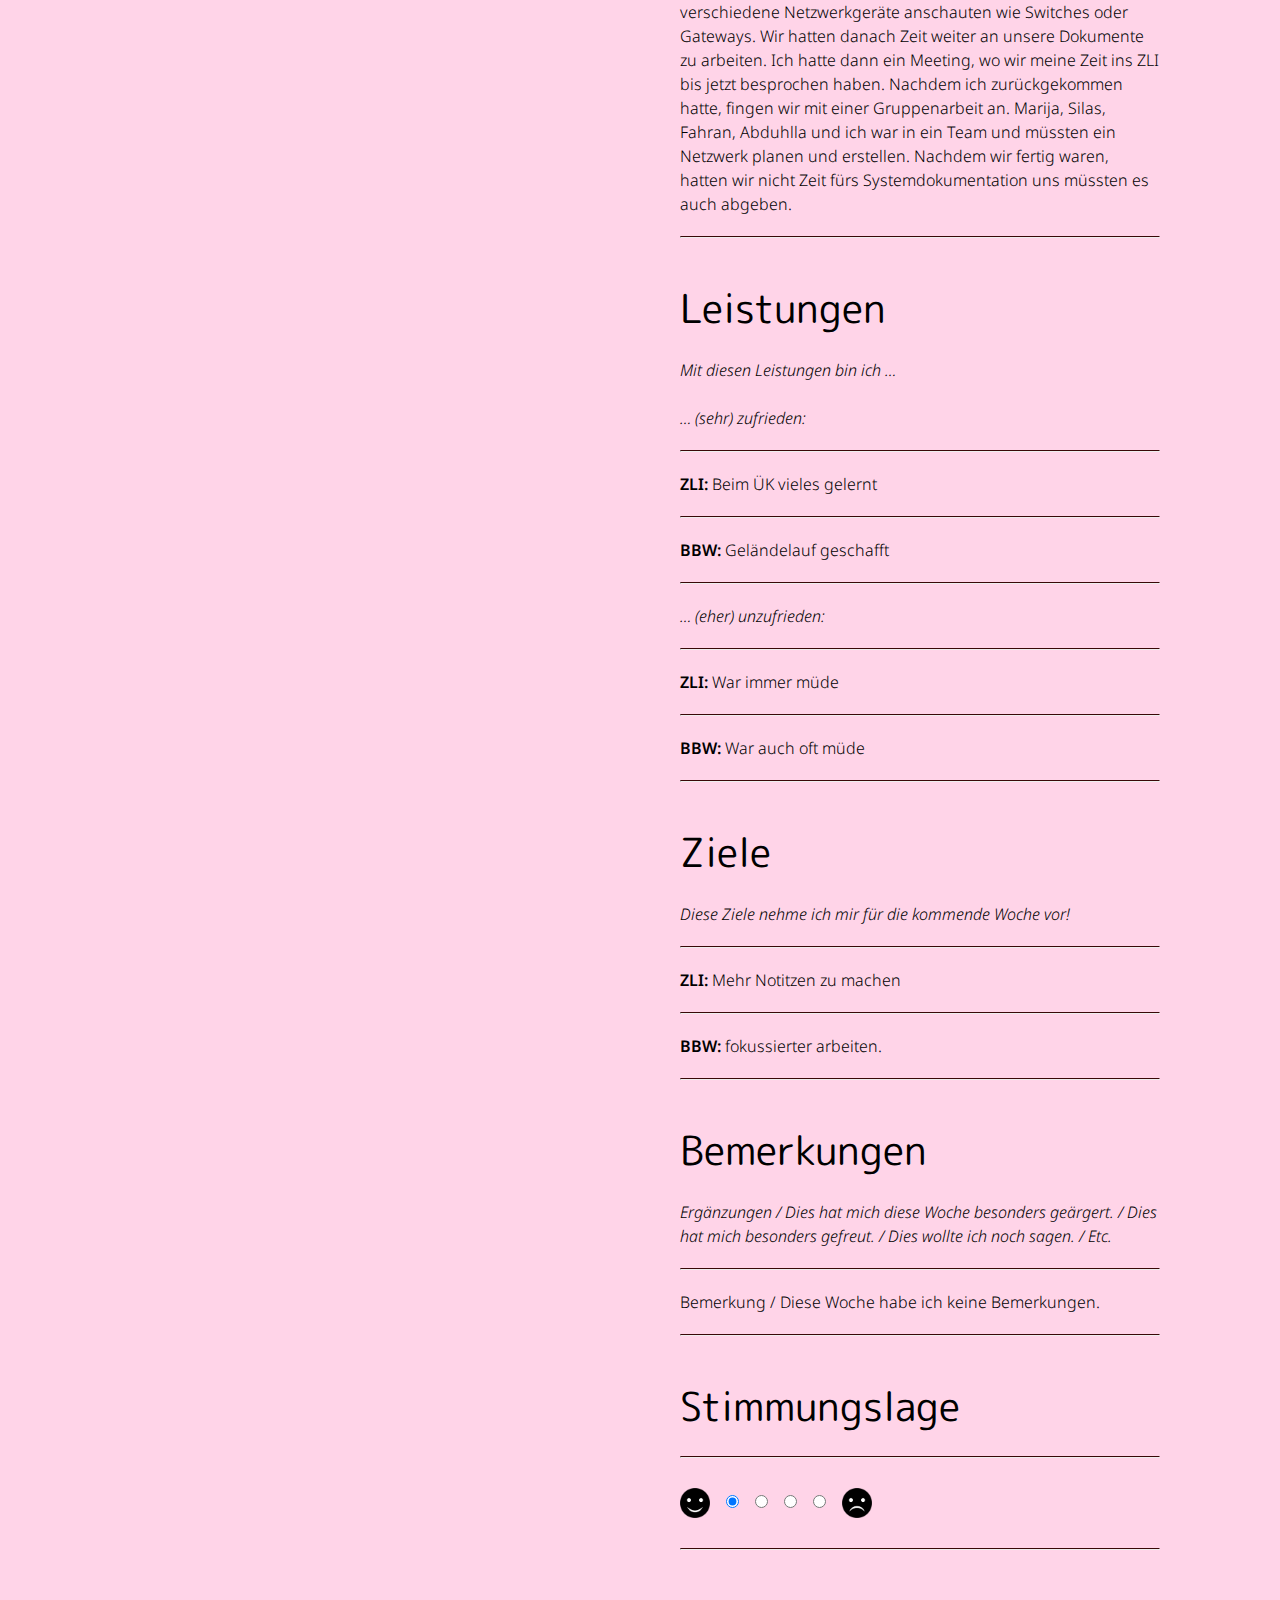
<file: kw_38_2025 - Kopie.html>
<!DOCTYPE html>
<html lang="de">

<head>
  <meta charset="utf-8">
  <meta name="viewport" content="width=device-width, initial-scale=1.0">
  <title>Wochenbericht KW40 2025, Shivina Joshyula, Informatikerin EFZ,  Fachrichtung Applikationsentwicklung</title>
  <link rel="stylesheet" href="css/style.css">
  <link rel="stylesheet" href="css/prism.css">
  <link rel="shortcut icon" href="favicon.ico" type="image/x-icon">
  <link rel="shortcut icon" href="favicon.ico">
  <link rel="icon" type="image/png" href="favicon.png" sizes="32x32">
  <link rel="icon" type="image/png" href="favicon.png" sizes="96x96">
  <link rel="apple-touch-icon" sizes="180x180" href="favicon.png">
  <meta name="msapplication-TileImage" content="favicon.png">
</head>

<body>

  <!-- - - - - - - - - - - - Kopfzeile Start - - - - - - - - - - - -->
  <header class="fade-in-up">

    <!-- Logo Start -->
    <a href="index.html">
      <div class="logo">
        <img src="images/shivinafoto.png" alt="Ein Bild von mir">
      </div>
    </a>
    <!-- Logo Ende -->

    <!-- Text Start -->
    <div class="PC Teilen">
      <h1>Wochenbericht KW40 2025</h1>
      Shivina Joshyula<br>
      Informatikerin EFZ, Fachrichtung Applikationsentwicklung
    </div>
    <!-- Text Ende -->

    <!-- Navigation Start -->
    <nav>
    <div class="arrow"><a href="kw_37_2025.html" title="Back"><img src="images/arrow_back.png"></a></div>
      <div class="overview"><a href="index.html" title="Overview"><img src="images/hamburger.png"></a></div>
      <div class="arrow"><a href="kw_39_2025.html" title="Next"><img src="images/arrow_next.png"></a></div>
    </nav>
     







    <!-- Navigation Ende -->

  </header>
  <!-- - - - - - - - - - - - Kopfzeile Ende - - - - - - - - - - - -->

  <!-- - - - - - - - - - - - Inhalt Start - - - - - - - - - - - -->
  <main>
    <!-- - - - - - - - - - - - Erste Spalte Start - - - - - - - - - - - -->
    <section class="fade-in-up">

      <!-- Beitrag Wochenbericht Start -->
      <article class="fade-in-up">
        <h2></h2>


       
      <!-- Beitrag Wochenbericht Ende -->

      <!-- Beitrag Wochenbericht Start -->
      <article class="fade-in-up">
        <h2><p5 class="js"></p5></h2>
        <legend>Die Bildlegende deklariert/beschreibt den Bildinhalt und enthält die Bildquelle und Urheberschaft.
        </legend>
       
      </article>
      <!-- Beitrag Wochenbericht Ende -->

    </section>
    <!-- - - - - - - - - - - - Erste Spalte Ende - - - - - - - - - - - -->


    <!--- - - - - - - - - - - Zweite Spalte Start - - - - - - - - - - - -->
    <section class="fade-in-up">

      <!-- Tagesreflexionen Start -->
      <h2>Tagesreflexionen</h2>
      <i>Was ist mir gut gelungen? Wo hatte ich Probleme? Was habe ich heute gelernt? Was würde ich anders machen? Was
        würde ich wieder so machen? Wie habe ich mich gefühlt? Wie haben andere mich erlebt?</i><br><br>
      <hr>
      <strong>BBW, Montag, 15.09 2025</strong><br>
     Ich hatte am Morgen mein Gelände, die ich wiederholen musste, da ich mich beim erstes Mal mich verlaufen hab. Als Erstes ging alles gut und dann ging alles runter. Nach dem Gelände lauf fühlte ich mich so schlecht, dass ich nach Hause ging.
      <hr>
      <strong>BBW, Diesntag, 16.09 2025</strong><br>
      Am Dienstag floss alles recht normal ,ich fühlte mich besser nach dem Gelände lauf und war wieder fit gut mitzumachen. Am Morgen fingen wir mit Pilates im Sportunterricht an, wo ich mich viel anstrengend musste. Nach einem strengen Start fing meine erste Prüfung in Mathematik an über Zahlensysteme. Diese Prüfung lief relativ gut, da es genau wie die Probeprüfung war. Den Rest des Tages lief ganz beruhigend, da wir alle Themen abschlossen.
      <hr>
      <strong>ZLI, Mittwoch, 17.09 2025</strong><br>
     Mittwoch war unser erster Einstieg ins Thema Netzwerke. Wir fingen an mit IP-Adressen und schauten uns an, was überhaupt eine IP-Adresse war und was es machte. Danach teilten wir uns in 2-3er Gruppen auf und machten eine Präsentation zu Netzwerke Themen Teadora, Marija und ich hatten den Thema Routing. Am Nachmittag schauten wir und verschieden Befehle an z. B. getmac und müssten einem Factsheet zu diesen Befehlen machen. Die restliche Zeit arbeiteten wir an unsere Systemdokumentationen.
      <hr>
      <strong>ZLI, Donnerstag, 18.09 2025</strong><br>
      Am Donnerstag fing unsere praktische Arbeit an. Als Erstes müssten wir unsere Computer vorbereiten, wo wir Applikationen wie Wireshark oder nmap herunterladen. Dies dauerte Zeit, aber nach wir fertig waren müssten wir uns in Gruppen zusammensetzen und ein Ping Aufgabe machen. Wir änderten alle unsere IP-Adresse und pingten einander an. Ich konnte z. B. Teadora nicht pingen, da sie auf einen anderen Switch verbunden war. Nach diesem praktischen Arbeiten hatten wir noch Zeit unsere Systemdokumentation weiterzuschreiben.


      <hr>
      <strong>ZLI, Freitag, 19.09 2025</strong><br>
     Freitag fing an mit Repetition vom letzten Tag, wo wir verschiedene Netzwerkgeräte anschauten wie Switches oder Gateways. Wir hatten danach Zeit weiter an unsere Dokumente zu arbeiten. Ich hatte dann ein Meeting, wo wir meine Zeit ins ZLI bis jetzt besprochen haben. Nachdem ich zurückgekommen hatte, fingen wir mit einer Gruppenarbeit an. Marija, Silas, Fahran, Abduhlla und ich war in ein Team und müssten ein Netzwerk planen und erstellen. Nachdem wir fertig waren, hatten wir nicht Zeit fürs Systemdokumentation uns müssten es auch abgeben.
      <hr>
      <!-- Tagesreflexionen Ende -->

      <!-- Leistungen Start -->
      <h2>Leistungen</h2>
      <i>Mit diesen Leistungen bin ich …</i><br><br>
      <i>… (sehr) zufrieden:</i>
      <hr>
      <strong>ZLI:</strong> Beim ÜK vieles gelernt
      <hr>
      <strong>BBW:</strong> Geländelauf geschafft
      <hr>
      <i>… (eher) unzufrieden:</i>
      <hr>
      <strong>ZLI:</strong> War immer müde
      <hr>
      <strong>BBW:</strong> War auch oft müde
      <hr>
      <!-- Leistungen Ende -->

      <!-- Ziele Start -->
      <h2>Ziele</h2>
      <i>Diese Ziele nehme ich mir für die kommende Woche vor!</i>
      <hr>
      <strong>ZLI:</strong> Mehr Notitzen zu machen
      <hr>
      <strong>BBW:</strong> fokussierter arbeiten.
      <hr>
      <!-- Ziele Ende -->

      <!-- Bemerkungen Start -->
      <h2>Bemerkungen</h2>
      <i>Ergänzungen / Dies hat mich diese Woche besonders geärgert. / Dies hat mich besonders gefreut. / Dies wollte
        ich noch sagen. / Etc.</i>
      <hr>
      Bemerkung / Diese Woche habe ich keine Bemerkungen.
      <hr>
      <!-- Bemerkungen Ende -->

      <!-- Stimmungen Start !!! Bitte entsprechender Radiobutton auf «checked="checked"» setzten !!! -->
      <h2>Stimmungslage</h2>
      <hr>
      <img src="images/icon_happy.png" style="width: 30px; height: 30px; vertical-align: -20px;">&nbsp;&nbsp;&nbsp;
      <input type="radio" name="stimmungslage" checked="checked">&nbsp;&nbsp;&nbsp;
      <input type="radio" name="stimmungslage">&nbsp;&nbsp;&nbsp;
      <input type="radio" name="stimmungslage">&nbsp;&nbsp;&nbsp;
      <input type="radio" name="stimmungslage">&nbsp;&nbsp;&nbsp;
      <img src="images/icon_sad.png" style="width: 30px; height: 30px; vertical-align: -20px;">
      <hr>
      <!-- Stimmungen Ende -->

    </section>
    <!-- - - - - - - - - - - - Zweite Spalte Ende - - - - - - - - - - - -->
  </main>
  <!-- - - - - - - - - - - - Inhalt Ende - - - - - - - - - - - -->


  <!-- - - - - - - - - - - - Fusszeile Start - - - - - - - - - - - -->
  <footer class="fade-in-up">
    <strong>Wochenbericht KW36 2025</strong><br>
    Shivina Joshyula<br>
    Informatikerin EFZ, Fachrichtung Applikationsentwicklung
  </footer>
  <!-- - - - - - - - - - - - Fusszeile Ende - - - - - - - - - - - -->

  <script src="js/fadein.js"></script>
  <script src="js/prism.js"></script>
</body>

</html>
</file>
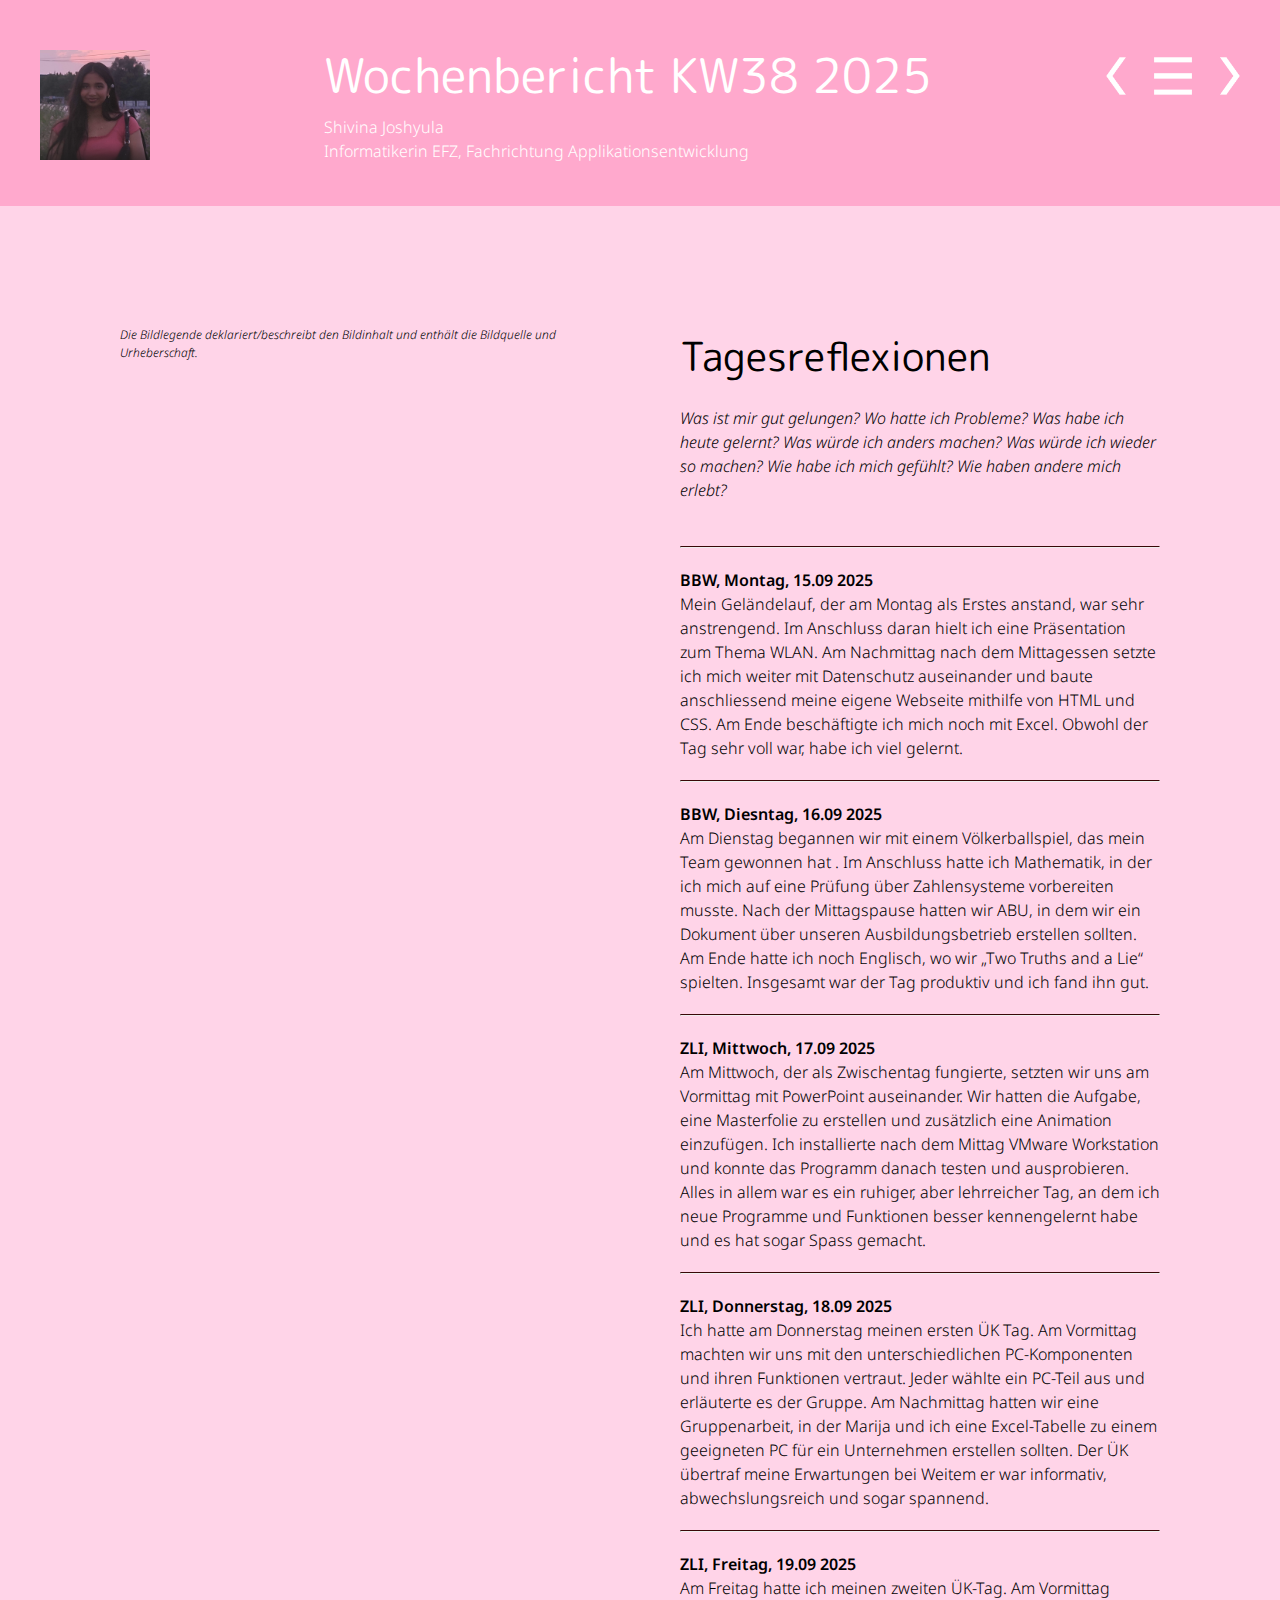
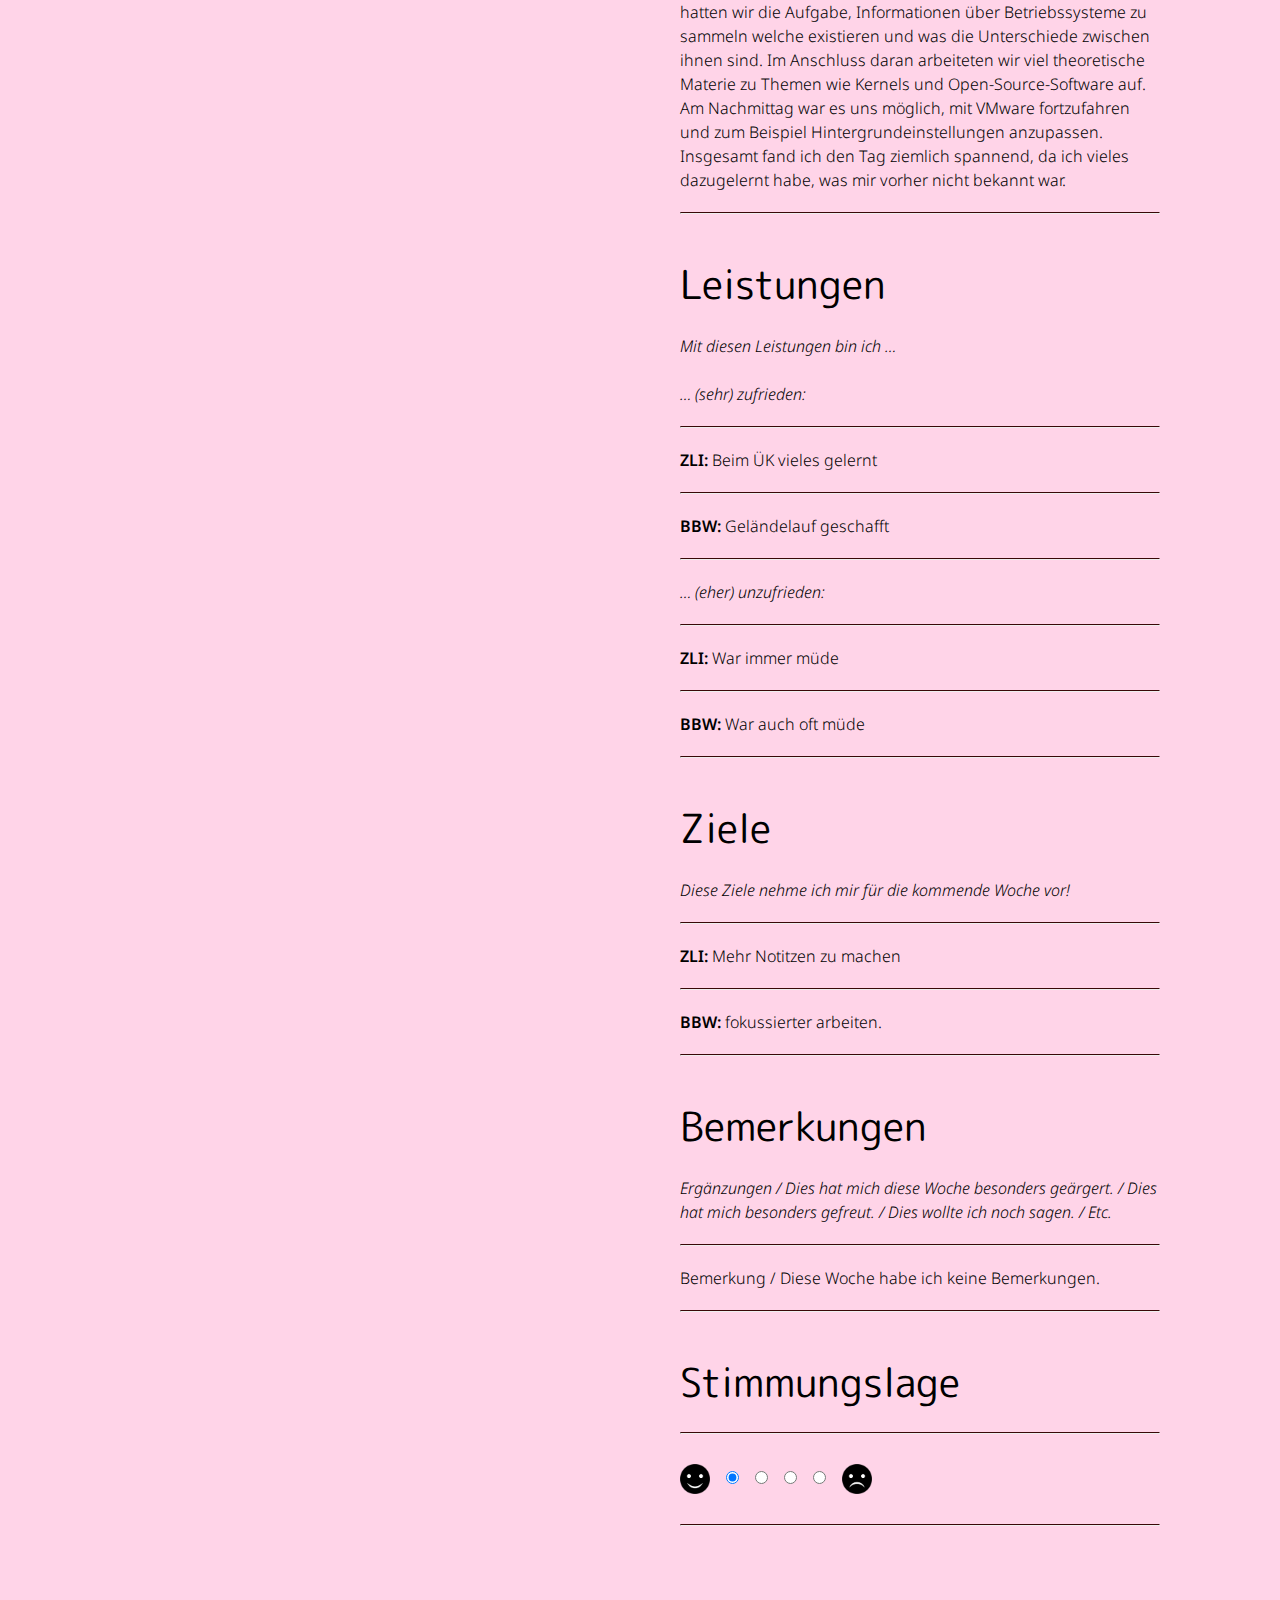
<file: kw_38_2025.html>
<!DOCTYPE html>
<html lang="de">

<head>
  <meta charset="utf-8">
  <meta name="viewport" content="width=device-width, initial-scale=1.0">
  <title>Wochenbericht KW38 2025, Shivina Joshyula, Informatikerin EFZ,  Fachrichtung Applikationsentwicklung</title>
  <link rel="stylesheet" href="css/style.css">
  <link rel="stylesheet" href="css/prism.css">
  <link rel="shortcut icon" href="favicon.ico" type="image/x-icon">
  <link rel="shortcut icon" href="favicon.ico">
  <link rel="icon" type="image/png" href="favicon.png" sizes="32x32">
  <link rel="icon" type="image/png" href="favicon.png" sizes="96x96">
  <link rel="apple-touch-icon" sizes="180x180" href="favicon.png">
  <meta name="msapplication-TileImage" content="favicon.png">
</head>

<body>

  <!-- - - - - - - - - - - - Kopfzeile Start - - - - - - - - - - - -->
  <header class="fade-in-up">

    <!-- Logo Start -->
    <a href="index.html">
      <div class="logo">
        <img src="images/shivinafoto.png" alt="Ein Bild von mir">
      </div>
    </a>
    <!-- Logo Ende -->

    <!-- Text Start -->
    <div class="PC Teilen">
      <h1>Wochenbericht KW38 2025</h1>
      Shivina Joshyula<br>
      Informatikerin EFZ, Fachrichtung Applikationsentwicklung
    </div>
    <!-- Text Ende -->

    <!-- Navigation Start -->
    <nav>
    <div class="arrow"><a href="kw_37_2025.html" title="Back"><img src="images/arrow_back.png"></a></div>
      <div class="overview"><a href="index.html" title="Overview"><img src="images/hamburger.png"></a></div>
      <div class="arrow"><a href="kw_39_2025.html" title="Next"><img src="images/arrow_next.png"></a></div>
    </nav>
     







    <!-- Navigation Ende -->

  </header>
  <!-- - - - - - - - - - - - Kopfzeile Ende - - - - - - - - - - - -->

  <!-- - - - - - - - - - - - Inhalt Start - - - - - - - - - - - -->
  <main>
    <!-- - - - - - - - - - - - Erste Spalte Start - - - - - - - - - - - -->
    <section class="fade-in-up">

      <!-- Beitrag Wochenbericht Start -->
      <article class="fade-in-up">
        <h2></h2>


       
      <!-- Beitrag Wochenbericht Ende -->

      <!-- Beitrag Wochenbericht Start -->
      <article class="fade-in-up">
        <h2><p5 class="js"></p5></h2>
        <legend>Die Bildlegende deklariert/beschreibt den Bildinhalt und enthält die Bildquelle und Urheberschaft.
        </legend>
       
      </article>
      <!-- Beitrag Wochenbericht Ende -->

    </section>
    <!-- - - - - - - - - - - - Erste Spalte Ende - - - - - - - - - - - -->


    <!--- - - - - - - - - - - Zweite Spalte Start - - - - - - - - - - - -->
    <section class="fade-in-up">

      <!-- Tagesreflexionen Start -->
      <h2>Tagesreflexionen</h2>
      <i>Was ist mir gut gelungen? Wo hatte ich Probleme? Was habe ich heute gelernt? Was würde ich anders machen? Was
        würde ich wieder so machen? Wie habe ich mich gefühlt? Wie haben andere mich erlebt?</i><br><br>
      <hr>
      <strong>BBW, Montag, 15.09 2025</strong><br>
      Mein Geländelauf, der am Montag als Erstes anstand, war sehr anstrengend. Im Anschluss daran hielt ich eine Präsentation zum Thema WLAN. Am Nachmittag nach dem Mittagessen setzte ich mich weiter mit Datenschutz auseinander und baute anschliessend meine eigene Webseite mithilfe von HTML und CSS. Am Ende beschäftigte ich mich noch mit Excel. Obwohl der Tag sehr voll war, habe ich viel gelernt.
      <hr>
      <strong>BBW, Diesntag, 16.09 2025</strong><br>
      Am Dienstag begannen wir mit einem Völkerballspiel, das mein Team gewonnen hat . Im Anschluss hatte ich Mathematik, in der ich mich auf eine Prüfung über Zahlensysteme vorbereiten musste. Nach der Mittagspause hatten wir ABU, in dem wir ein Dokument über unseren Ausbildungsbetrieb erstellen sollten. Am Ende hatte ich noch Englisch, wo wir „Two Truths and a Lie“ spielten. Insgesamt war der Tag produktiv und ich fand ihn gut.
      <hr>
      <strong>ZLI, Mittwoch, 17.09 2025</strong><br>
      Am Mittwoch, der als Zwischentag fungierte, setzten wir uns am Vormittag mit PowerPoint auseinander. Wir hatten die Aufgabe, eine Masterfolie zu erstellen und zusätzlich eine Animation einzufügen. Ich installierte nach dem Mittag VMware Workstation und konnte das Programm danach testen und ausprobieren. Alles in allem war es ein ruhiger, aber lehrreicher Tag, an dem ich neue Programme und Funktionen besser kennengelernt habe  und es hat sogar Spass gemacht.

      <hr>
      <strong>ZLI, Donnerstag, 18.09 2025</strong><br>
      Ich hatte am Donnerstag meinen ersten ÜK Tag. Am Vormittag machten wir uns mit den unterschiedlichen PC-Komponenten und ihren Funktionen vertraut. Jeder wählte ein PC-Teil aus und erläuterte es der Gruppe. Am Nachmittag hatten wir eine Gruppenarbeit, in der Marija und ich eine Excel-Tabelle zu einem geeigneten PC für ein Unternehmen erstellen sollten. Der ÜK übertraf meine Erwartungen bei Weitem  er war informativ, abwechslungsreich und sogar spannend.


      <hr>
      <strong>ZLI, Freitag, 19.09 2025</strong><br>
      Am Freitag hatte ich meinen zweiten ÜK-Tag. Am Vormittag hatten wir die Aufgabe, Informationen über Betriebssysteme zu sammeln  welche existieren und was die Unterschiede zwischen ihnen sind. Im Anschluss daran arbeiteten wir viel theoretische Materie zu Themen wie Kernels und Open-Source-Software auf. Am Nachmittag war es uns möglich, mit VMware fortzufahren und zum Beispiel Hintergrundeinstellungen anzupassen. Insgesamt fand ich den Tag ziemlich spannend, da ich vieles dazugelernt habe, was mir vorher nicht bekannt war.

      <hr>
      <!-- Tagesreflexionen Ende -->

      <!-- Leistungen Start -->
      <h2>Leistungen</h2>
      <i>Mit diesen Leistungen bin ich …</i><br><br>
      <i>… (sehr) zufrieden:</i>
      <hr>
      <strong>ZLI:</strong> Beim ÜK vieles gelernt
      <hr>
      <strong>BBW:</strong> Geländelauf geschafft
      <hr>
      <i>… (eher) unzufrieden:</i>
      <hr>
      <strong>ZLI:</strong> War immer müde
      <hr>
      <strong>BBW:</strong> War auch oft müde
      <hr>
      <!-- Leistungen Ende -->

      <!-- Ziele Start -->
      <h2>Ziele</h2>
      <i>Diese Ziele nehme ich mir für die kommende Woche vor!</i>
      <hr>
      <strong>ZLI:</strong> Mehr Notitzen zu machen
      <hr>
      <strong>BBW:</strong> fokussierter arbeiten.
      <hr>
      <!-- Ziele Ende -->

      <!-- Bemerkungen Start -->
      <h2>Bemerkungen</h2>
      <i>Ergänzungen / Dies hat mich diese Woche besonders geärgert. / Dies hat mich besonders gefreut. / Dies wollte
        ich noch sagen. / Etc.</i>
      <hr>
      Bemerkung / Diese Woche habe ich keine Bemerkungen.
      <hr>
      <!-- Bemerkungen Ende -->

      <!-- Stimmungen Start !!! Bitte entsprechender Radiobutton auf «checked="checked"» setzten !!! -->
      <h2>Stimmungslage</h2>
      <hr>
      <img src="images/icon_happy.png" style="width: 30px; height: 30px; vertical-align: -20px;">&nbsp;&nbsp;&nbsp;
      <input type="radio" name="stimmungslage" checked="checked">&nbsp;&nbsp;&nbsp;
      <input type="radio" name="stimmungslage">&nbsp;&nbsp;&nbsp;
      <input type="radio" name="stimmungslage">&nbsp;&nbsp;&nbsp;
      <input type="radio" name="stimmungslage">&nbsp;&nbsp;&nbsp;
      <img src="images/icon_sad.png" style="width: 30px; height: 30px; vertical-align: -20px;">
      <hr>
      <!-- Stimmungen Ende -->

    </section>
    <!-- - - - - - - - - - - - Zweite Spalte Ende - - - - - - - - - - - -->
  </main>
  <!-- - - - - - - - - - - - Inhalt Ende - - - - - - - - - - - -->


  <!-- - - - - - - - - - - - Fusszeile Start - - - - - - - - - - - -->
  <footer class="fade-in-up">
    <strong>Wochenbericht KW36 2025</strong><br>
    Shivina Joshyula<br>
    Informatikerin EFZ, Fachrichtung Applikationsentwicklung
  </footer>
  <!-- - - - - - - - - - - - Fusszeile Ende - - - - - - - - - - - -->

  <script src="js/fadein.js"></script>
  <script src="js/prism.js"></script>
</body>

</html>
</file>
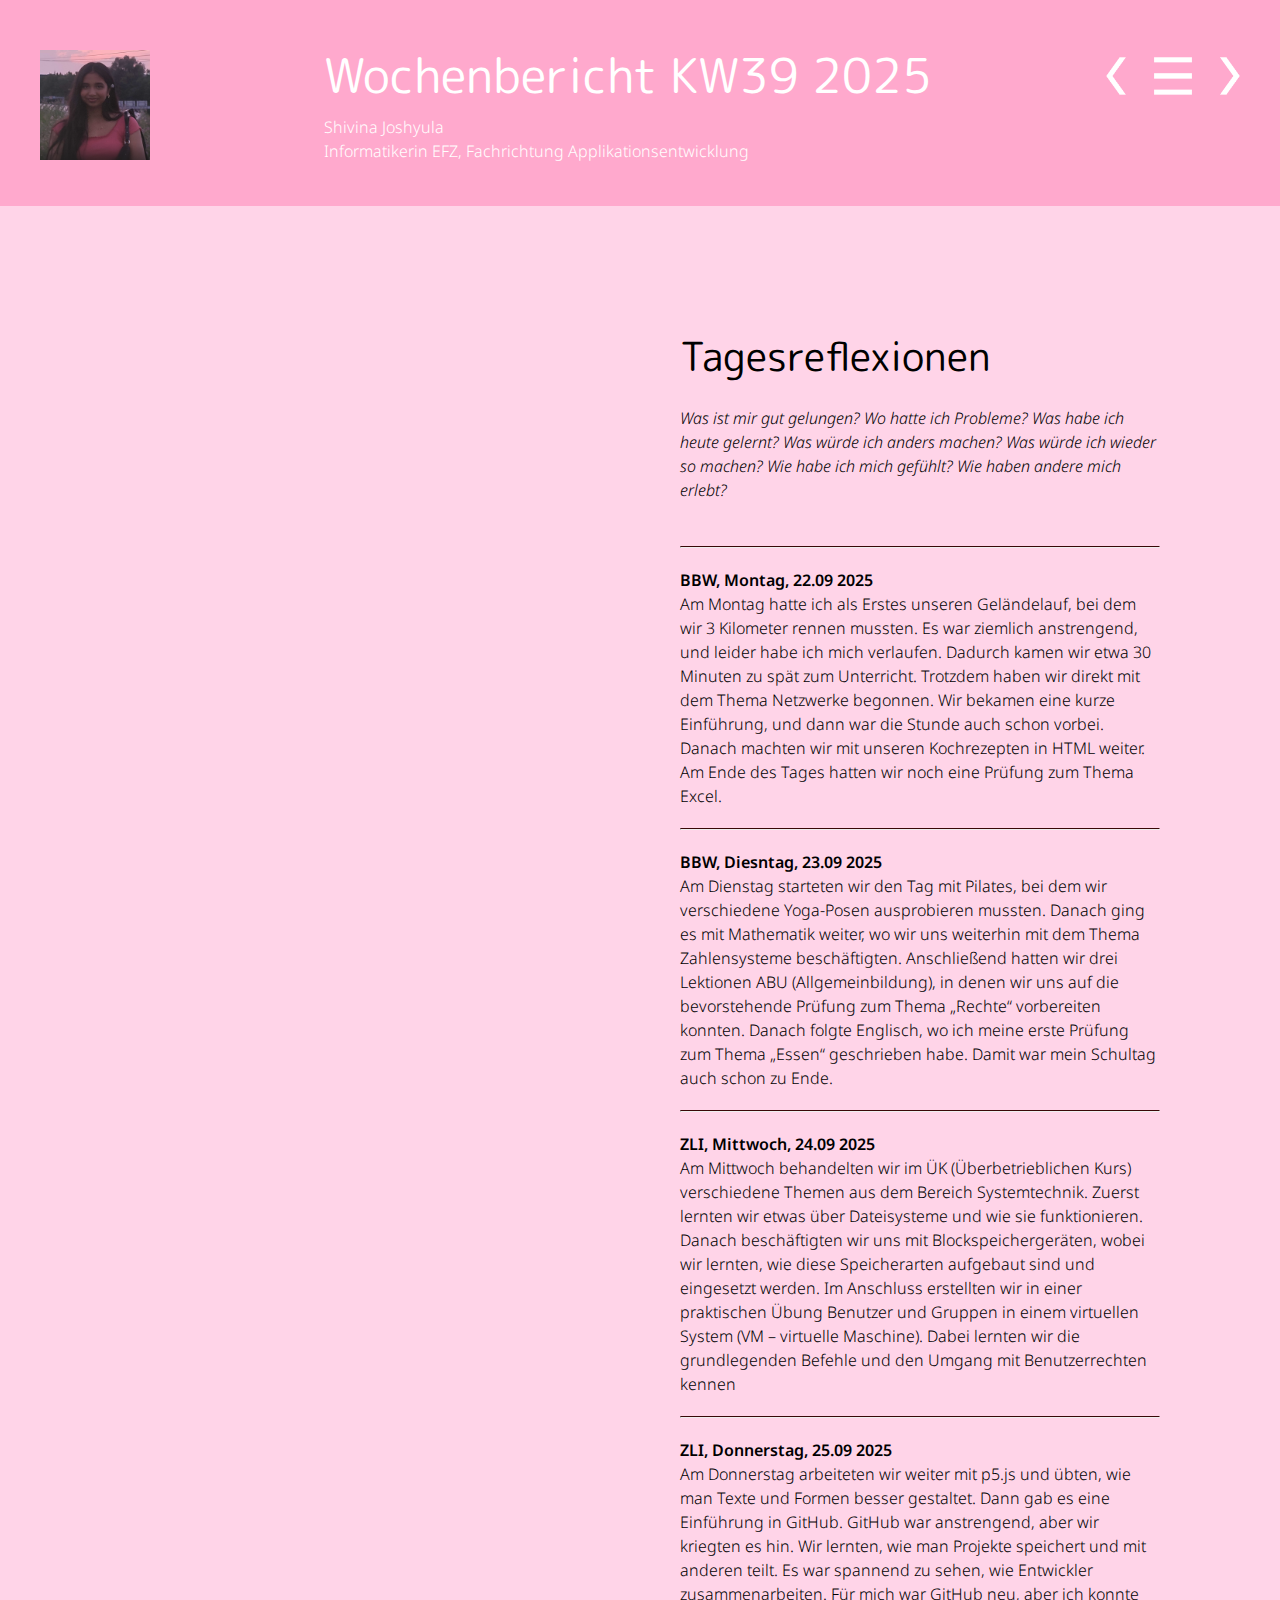
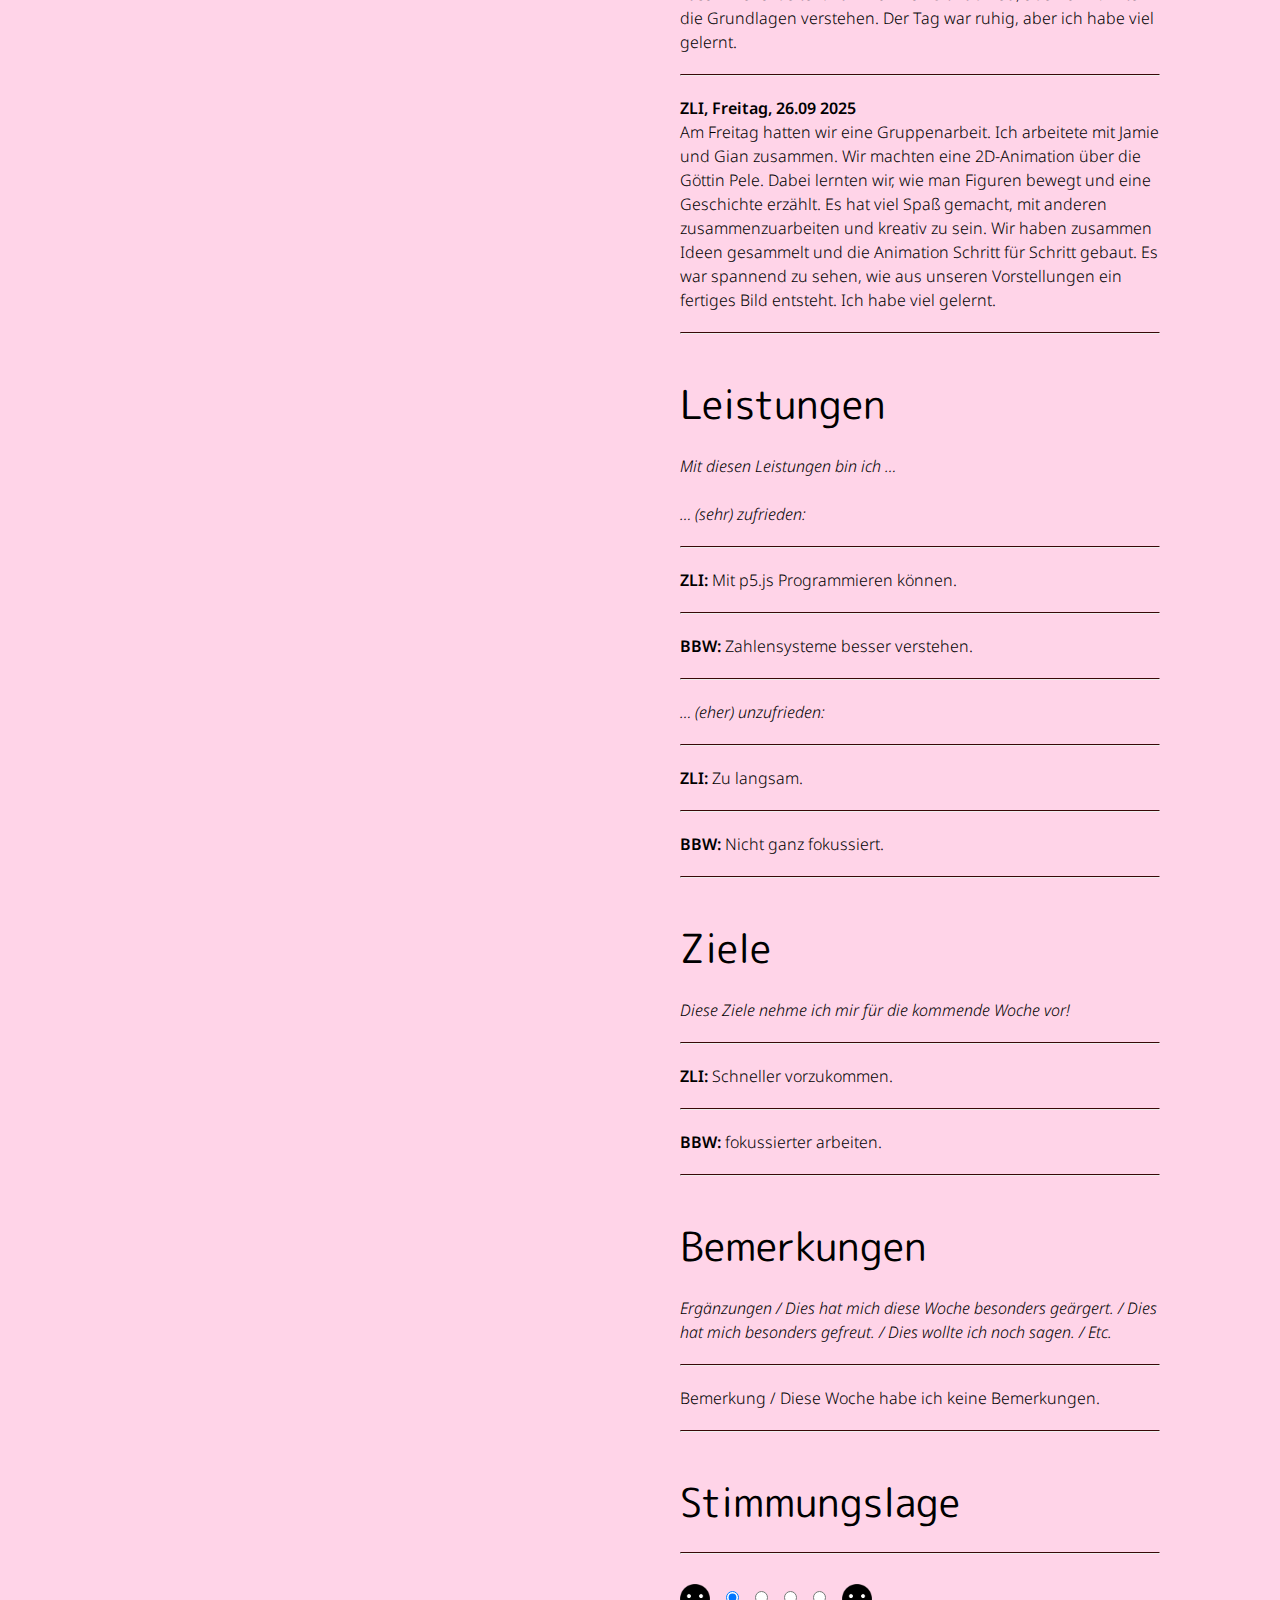
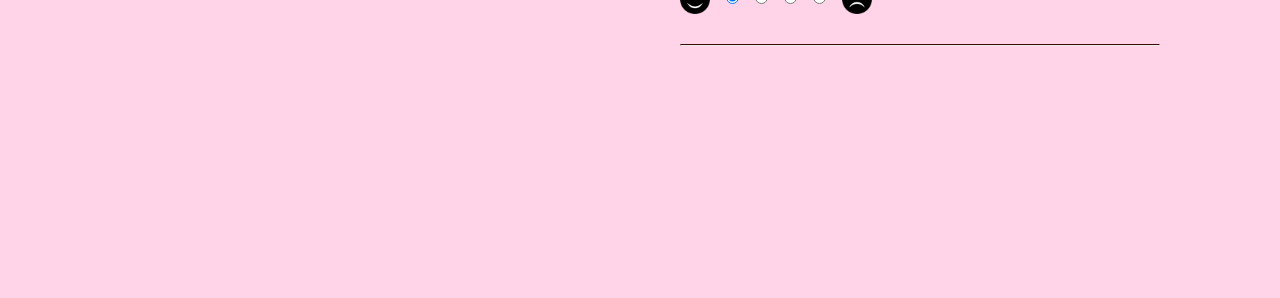
<file: kw_39_2025.html>
<!DOCTYPE html>
<html lang="de">

<head>
  <meta charset="utf-8">
  <meta name="viewport" content="width=device-width, initial-scale=1.0">
  <title>Wochenbericht KW39 2025, Shivina Joshyula, Informatikerin EFZ,  Fachrichtung Applikationsentwicklung</title>
  <link rel="stylesheet" href="css/style.css">
  <link rel="stylesheet" href="css/prism.css">
  <link rel="shortcut icon" href="favicon.ico" type="image/x-icon">
  <link rel="shortcut icon" href="favicon.ico">
  <link rel="icon" type="image/png" href="favicon.png" sizes="32x32">
  <link rel="icon" type="image/png" href="favicon.png" sizes="96x96">
  <link rel="apple-touch-icon" sizes="180x180" href="favicon.png">
  <meta name="msapplication-TileImage" content="favicon.png">
</head>

<body>

  <!-- - - - - - - - - - - - Kopfzeile Start - - - - - - - - - - - -->
  <header class="fade-in-up">

    <!-- Logo Start -->
    <a href="index.html">
      <div class="logo">
        <img src="images/shivinafoto.png" alt="Ein Bild von mir">
      </div>
    </a>
    <!-- Logo Ende -->

    <!-- Text Start -->
    <div class="titel">
      <h1>Wochenbericht KW39 2025</h1>
      Shivina Joshyula<br>
      Informatikerin EFZ, Fachrichtung Applikationsentwicklung
    </div>
    <!-- Text Ende -->

    <!-- Navigation Start -->
    <nav>
      <div class="arrow"><a href="kw_36_20XX.html" title="Back"><img src="images/arrow_back.png"></a></div>
      <div class="overview"><a href="index.html" title="Overview"><img src="images/hamburger.png"></a></div>
      <div class="arrow"><a href="index.html" title="Next"><img src="images/arrow_next.png"></a></div>
    </nav>
    <!-- Navigation Ende -->

  </header>
  <!-- - - - - - - - - - - - Kopfzeile Ende - - - - - - - - - - - -->

  <!-- - - - - - - - - - - - Inhalt Start - - - - - - - - - - - -->
  <main>
    <!-- - - - - - - - - - - - Erste Spalte Start - - - - - - - - - - - -->
    <section class="fade-in-up">

      <!-- Beitrag Wochenbericht Start -->
     
      <!-- Beitrag Wochenbericht Ende -->

      <!-- Beitrag Wochenbericht Start -->
     
      
      <!-- Beitrag Wochenbericht Ende -->

    </section>
    <!-- - - - - - - - - - - - Erste Spalte Ende - - - - - - - - - - - -->


    <!--- - - - - - - - - - - Zweite Spalte Start - - - - - - - - - - - -->
    <section class="fade-in-up">

      <!-- Tagesreflexionen Start -->
      <h2>Tagesreflexionen</h2>
      <i>Was ist mir gut gelungen? Wo hatte ich Probleme? Was habe ich heute gelernt? Was würde ich anders machen? Was
        würde ich wieder so machen? Wie habe ich mich gefühlt? Wie haben andere mich erlebt?</i><br><br>
      <hr>
      <strong>BBW, Montag, 22.09 2025</strong><br>
      Am Montag hatte ich als Erstes unseren Geländelauf, bei dem wir 3 Kilometer rennen mussten. Es war ziemlich anstrengend, und leider habe ich mich verlaufen. Dadurch kamen wir etwa 30 Minuten zu spät zum Unterricht. Trotzdem haben wir direkt mit dem Thema Netzwerke begonnen. Wir bekamen eine kurze Einführung, und dann war die Stunde auch schon vorbei.
Danach machten wir mit unseren Kochrezepten in HTML weiter. Am Ende des Tages hatten wir noch eine Prüfung zum Thema Excel.



      <hr>
      <strong>BBW, Diesntag, 23.09 2025</strong><br>
Am Dienstag starteten wir den Tag mit Pilates, bei dem wir verschiedene Yoga-Posen ausprobieren mussten. Danach ging es mit Mathematik weiter, wo wir uns weiterhin mit dem Thema Zahlensysteme beschäftigten.
Anschließend hatten wir drei Lektionen ABU (Allgemeinbildung), in denen wir uns auf die bevorstehende Prüfung zum Thema „Rechte“ vorbereiten konnten.
Danach folgte Englisch, wo ich meine erste Prüfung zum Thema „Essen“ geschrieben habe. Damit war mein Schultag auch schon zu Ende.
      <hr>
      <strong>ZLI, Mittwoch, 24.09 2025</strong><br>
      
      Am Mittwoch behandelten wir im ÜK (Überbetrieblichen Kurs) verschiedene Themen aus dem Bereich Systemtechnik. Zuerst lernten wir etwas über Dateisysteme und wie sie funktionieren. Danach beschäftigten wir uns mit Blockspeichergeräten, wobei wir lernten, wie diese Speicherarten aufgebaut sind und eingesetzt werden.
Im Anschluss erstellten wir in einer praktischen Übung Benutzer und Gruppen in einem virtuellen System (VM – virtuelle Maschine). Dabei lernten wir die grundlegenden Befehle und den Umgang mit Benutzerrechten kennen

  

      <hr>
      <strong>ZLI, Donnerstag, 25.09 2025</strong><br>
      Am Donnerstag arbeiteten wir weiter mit p5.js und übten, wie man Texte und Formen besser gestaltet. Dann gab es eine Einführung in GitHub. GitHub war anstrengend, aber wir kriegten es hin. Wir lernten, wie man Projekte speichert und mit anderen teilt. Es war spannend zu sehen, wie Entwickler zusammenarbeiten. Für mich war GitHub neu, aber ich konnte die Grundlagen verstehen. Der Tag war ruhig, aber ich habe viel gelernt.



      <hr>
      <strong>ZLI, Freitag, 26.09 2025</strong><br>
      Am Freitag hatten wir eine Gruppenarbeit. Ich arbeitete mit Jamie und Gian zusammen. Wir machten eine 2D-Animation über die Göttin Pele. Dabei lernten wir, wie man Figuren bewegt und eine Geschichte erzählt. Es hat viel Spaß gemacht, mit anderen zusammenzuarbeiten und kreativ zu sein. Wir haben zusammen Ideen gesammelt und die Animation Schritt für Schritt gebaut. Es war spannend zu sehen, wie aus unseren Vorstellungen ein fertiges Bild entsteht. Ich habe viel gelernt.
      <hr>
      <!-- Tagesreflexionen Ende -->

      <!-- Leistungen Start -->
      <h2>Leistungen</h2>
      <i>Mit diesen Leistungen bin ich …</i><br><br>
      <i>… (sehr) zufrieden:</i>
      <hr>
      <strong>ZLI:</strong> Mit p5.js Programmieren können.
      <hr>
      <strong>BBW:</strong> Zahlensysteme besser verstehen.
      <hr>
      <i>… (eher) unzufrieden:</i>
      <hr>
      <strong>ZLI:</strong> Zu langsam.
      <hr>
      <strong>BBW:</strong> Nicht ganz fokussiert.
      <hr>
      <!-- Leistungen Ende -->

      <!-- Ziele Start -->
      <h2>Ziele</h2>
      <i>Diese Ziele nehme ich mir für die kommende Woche vor!</i>
      <hr>
      <strong>ZLI:</strong> Schneller vorzukommen.
      <hr>
      <strong>BBW:</strong> fokussierter arbeiten.
      <hr>
      <!-- Ziele Ende -->

      <!-- Bemerkungen Start -->
      <h2>Bemerkungen</h2>
      <i>Ergänzungen / Dies hat mich diese Woche besonders geärgert. / Dies hat mich besonders gefreut. / Dies wollte
        ich noch sagen. / Etc.</i>
      <hr>
      Bemerkung / Diese Woche habe ich keine Bemerkungen.
      <hr>
      <!-- Bemerkungen Ende -->

      <!-- Stimmungen Start !!! Bitte entsprechender Radiobutton auf «checked="checked"» setzten !!! -->
      <h2>Stimmungslage</h2>
      <hr>
      <img src="images/icon_happy.png" style="width: 30px; height: 30px; vertical-align: -20px;">&nbsp;&nbsp;&nbsp;
      <input type="radio" name="stimmungslage" checked="checked">&nbsp;&nbsp;&nbsp;
      <input type="radio" name="stimmungslage">&nbsp;&nbsp;&nbsp;
      <input type="radio" name="stimmungslage">&nbsp;&nbsp;&nbsp;
      <input type="radio" name="stimmungslage">&nbsp;&nbsp;&nbsp;
      <img src="images/icon_sad.png" style="width: 30px; height: 30px; vertical-align: -20px;">
      <hr>
      <!-- Stimmungen Ende -->

    </section>
    <!-- - - - - - - - - - - - Zweite Spalte Ende - - - - - - - - - - - -->
  </main>
  <!-- - - - - - - - - - - - Inhalt Ende - - - - - - - - - - - -->


  <!-- - - - - - - - - - - - Fusszeile Start - - - - - - - - - - - -->
  <footer class="fade-in-up">
    <strong>Wochenbericht KW39 2025</strong><br>
    Shivina Joshyula<br>
    Informatikerin EFZ, Fachrichtung Applikationsentwicklung
  </footer>
  <!-- - - - - - - - - - - - Fusszeile Ende - - - - - - - - - - - -->

  <script src="js/fadein.js"></script>
  <script src="js/prism.js"></script>
</body>

</html>
</file>
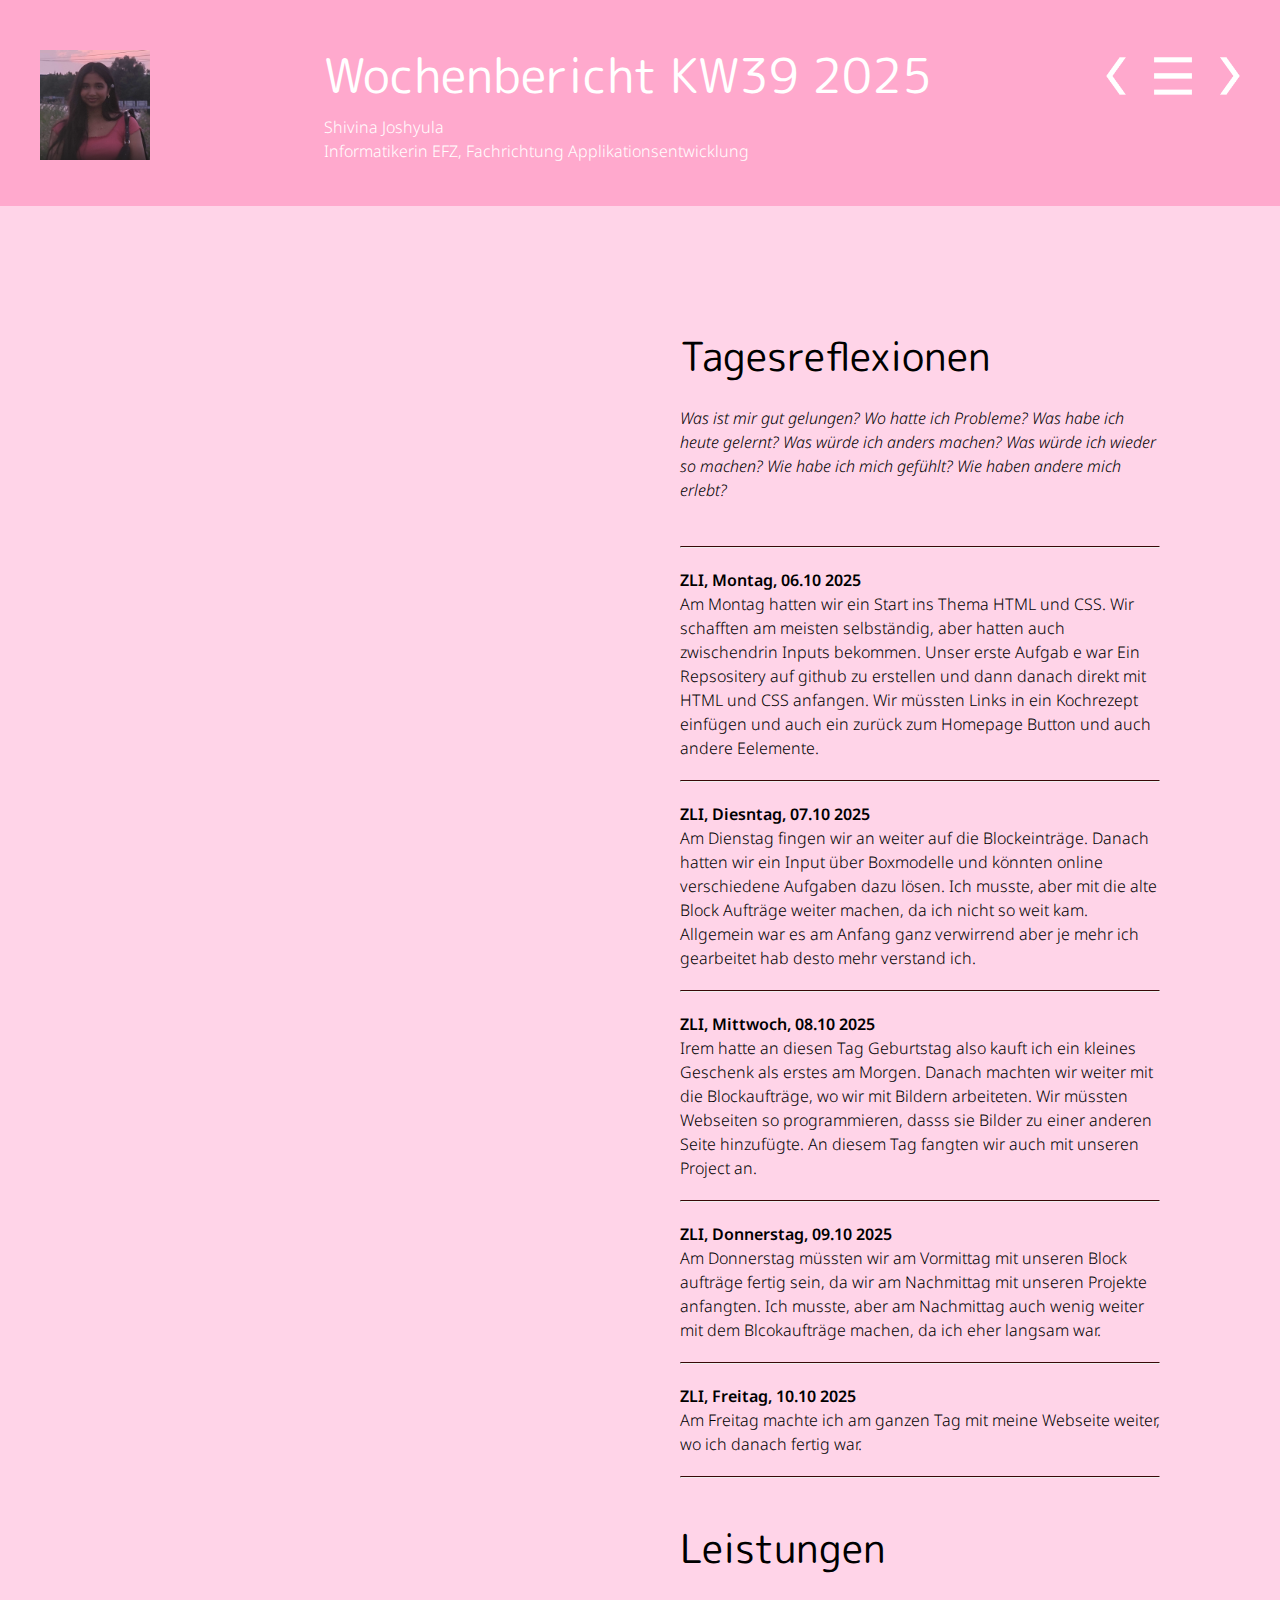
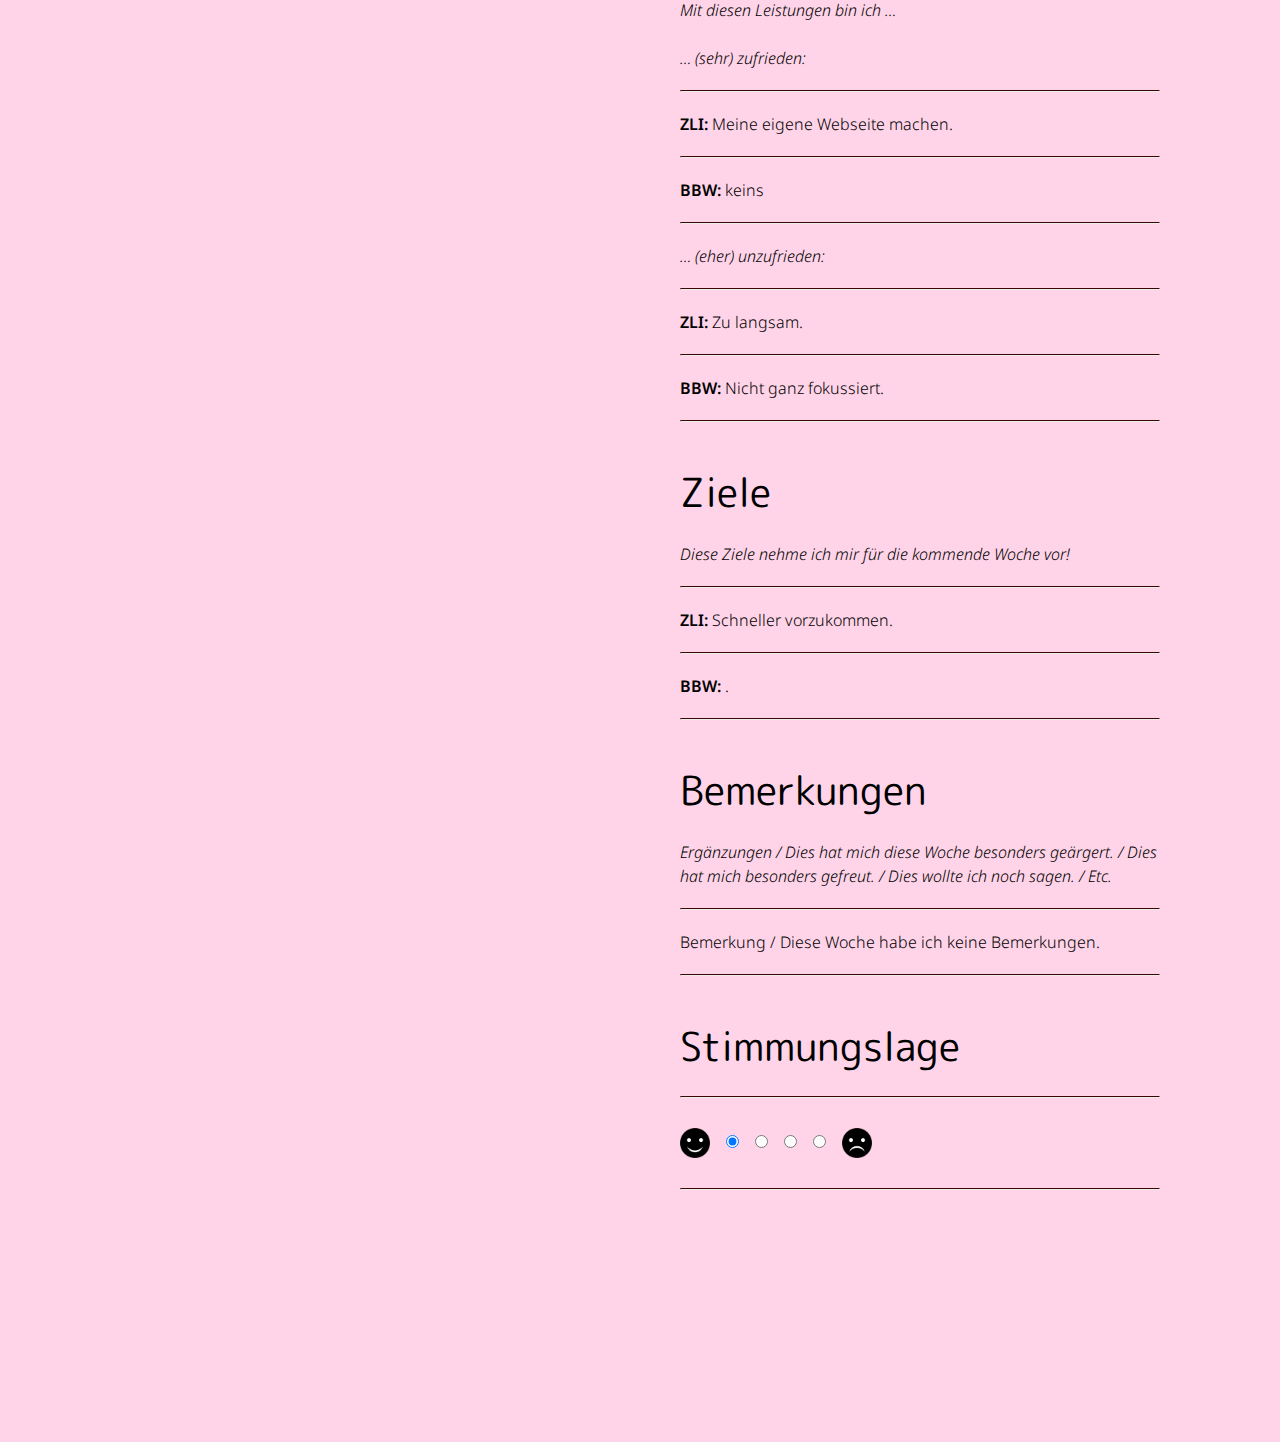
<file: kw_40_2025.html>
<!DOCTYPE html>
<html lang="de">

<head>
  <meta charset="utf-8">
  <meta name="viewport" content="width=device-width, initial-scale=1.0">
  <title>Wochenbericht KW39 2025, Shivina Joshyula, Informatikerin EFZ, Fachrichtung Applikationsentwicklung</title>
  <link rel="stylesheet" href="css/style.css">
  <link rel="stylesheet" href="css/prism.css">
  <link rel="shortcut icon" href="favicon.ico" type="image/x-icon">
  <link rel="shortcut icon" href="favicon.ico">
  <link rel="icon" type="image/png" href="favicon.png" sizes="32x32">
  <link rel="icon" type="image/png" href="favicon.png" sizes="96x96">
  <link rel="apple-touch-icon" sizes="180x180" href="favicon.png">
  <meta name="msapplication-TileImage" content="favicon.png">
</head>

<body>

  <!-- - - - - - - - - - - - Kopfzeile Start - - - - - - - - - - - -->
  <header class="fade-in-up">



    <!-- Logo Start -->
    <a href="index.html">
      <div class="logo">
        <img src="images/shivinafoto.png" alt="Ein Bild von mir">
      </div>
    </a>
    <!-- Logo Ende -->

    <!-- Text Start -->
    <div class="titel">
      <h1>Wochenbericht KW39 2025</h1>
      Shivina Joshyula<br>
      Informatikerin EFZ, Fachrichtung Applikationsentwicklung
    </div>
    <!-- Text Ende -->

    <!-- Navigation Start -->
    <nav>
      <div class="arrow"><a href="kw_36_20XX.html" title="Back"><img src="images/arrow_back.png"></a></div>
      <div class="overview"><a href="index.html" title="Overview"><img src="images/hamburger.png"></a></div>
      <div class="arrow"><a href="index.html" title="Next"><img src="images/arrow_next.png"></a></div>
    </nav>
    <!-- Navigation Ende -->

  </header>
  <!-- - - - - - - - - - - - Kopfzeile Ende - - - - - - - - - - - -->

  <!-- - - - - - - - - - - - Inhalt Start - - - - - - - - - - - -->
  <main>
    <!-- - - - - - - - - - - - Erste Spalte Start - - - - - - - - - - - -->
    <section class="fade-in-up">

      <!-- Beitrag Wochenbericht Start -->
      <article class="fade-in-up">


        <!-- Beitrag Wochenbericht Ende -->

        <!-- Beitrag Wochenbericht Ende -->

        <!-- Beitrag Wochenbericht Start -->


        <!-- Beitrag Wochenbericht Ende -->

    </section>
    <!-- - - - - - - - - - - - Erste Spalte Ende - - - - - - - - - - - -->


    <!--- - - - - - - - - - - Zweite Spalte Start - - - - - - - - - - - -->
    <section class="fade-in-up">

      <!-- Tagesreflexionen Start -->
      <h2>Tagesreflexionen</h2>
      <i>Was ist mir gut gelungen? Wo hatte ich Probleme? Was habe ich heute gelernt? Was würde ich anders machen? Was
        würde ich wieder so machen? Wie habe ich mich gefühlt? Wie haben andere mich erlebt?</i><br><br>
      <hr>
      <strong>ZLI, Montag, 06.10 2025</strong><br>
      Am Montag hatten wir ein Start ins Thema HTML und CSS. Wir schafften am meisten selbständig, aber hatten auch
      zwischendrin Inputs bekommen. Unser erste Aufgab e war Ein Repsositery auf github zu erstellen und dann danach
      direkt mit HTML und CSS anfangen. Wir müssten Links in ein Kochrezept einfügen und auch ein zurück zum Homepage
      Button und auch andere Eelemente.


      <hr>
      <strong>ZLI, Diesntag, 07.10 2025</strong><br>
      Am Dienstag fingen wir an weiter auf die Blockeinträge. Danach hatten wir ein Input über Boxmodelle und könnten
      online verschiedene Aufgaben dazu lösen. Ich musste, aber mit die alte Block Aufträge weiter machen, da ich nicht
      so weit kam. Allgemein war es am Anfang ganz verwirrend aber je mehr ich gearbeitet hab desto mehr verstand ich.

      <hr>
      <strong>ZLI, Mittwoch, 08.10 2025</strong><br>
      Irem hatte an diesen Tag Geburtstag also kauft ich ein kleines Geschenk als erstes am Morgen. Danach machten wir
      weiter mit die Blockaufträge, wo wir mit Bildern arbeiteten. Wir müssten Webseiten so programmieren, dasss sie
      Bilder zu einer anderen Seite hinzufügte. An diesem Tag fangten wir auch mit unseren Project an.


      <hr>
      <strong>ZLI, Donnerstag, 09.10 2025</strong><br>
      Am Donnerstag müssten wir am Vormittag mit unseren Block aufträge fertig sein, da wir am Nachmittag mit unseren
      Projekte anfangten. Ich musste, aber am Nachmittag auch wenig weiter mit dem Blcokaufträge machen, da ich eher
      langsam war.


      <hr>
      <strong>ZLI, Freitag, 10.10 2025</strong><br>
      Am Freitag machte ich am ganzen Tag mit meine Webseite weiter, wo ich danach fertig war.
      <hr>
      <!-- Tagesreflexionen Ende -->

      <!-- Leistungen Start -->
      <h2>Leistungen</h2>
      <i>Mit diesen Leistungen bin ich …</i><br><br>
      <i>… (sehr) zufrieden:</i>
      <hr>
      <strong>ZLI:</strong> Meine eigene Webseite machen.
      <hr>
      <strong>BBW:</strong> keins
      <hr>
      <i>… (eher) unzufrieden:</i>
      <hr>
      <strong>ZLI:</strong> Zu langsam.
      <hr>
      <strong>BBW:</strong> Nicht ganz fokussiert.
      <hr>
      <!-- Leistungen Ende -->

      <!-- Ziele Start -->
      <h2>Ziele</h2>
      <i>Diese Ziele nehme ich mir für die kommende Woche vor!</i>
      <hr>
      <strong>ZLI:</strong> Schneller vorzukommen.
      <hr>
      <strong>BBW:</strong> .
      <hr>
      <!-- Ziele Ende -->

      <!-- Bemerkungen Start -->
      <h2>Bemerkungen</h2>
      <i>Ergänzungen / Dies hat mich diese Woche besonders geärgert. / Dies hat mich besonders gefreut. / Dies wollte
        ich noch sagen. / Etc.</i>
      <hr>
      Bemerkung / Diese Woche habe ich keine Bemerkungen.
      <hr>
      <!-- Bemerkungen Ende -->

      <!-- Stimmungen Start !!! Bitte entsprechender Radiobutton auf «checked="checked"» setzten !!! -->
      <h2>Stimmungslage</h2>
      <hr>
      <img src="images/icon_happy.png" style="width: 30px; height: 30px; vertical-align: -20px;">&nbsp;&nbsp;&nbsp;
      <input type="radio" name="stimmungslage" checked="checked">&nbsp;&nbsp;&nbsp;
      <input type="radio" name="stimmungslage">&nbsp;&nbsp;&nbsp;
      <input type="radio" name="stimmungslage">&nbsp;&nbsp;&nbsp;
      <input type="radio" name="stimmungslage">&nbsp;&nbsp;&nbsp;
      <img src="images/icon_sad.png" style="width: 30px; height: 30px; vertical-align: -20px;">
      <hr>
      <!-- Stimmungen Ende -->

    </section>
    <!-- - - - - - - - - - - - Zweite Spalte Ende - - - - - - - - - - - -->
  </main>
  <!-- - - - - - - - - - - - Inhalt Ende - - - - - - - - - - - -->


  <!-- - - - - - - - - - - - Fusszeile Start - - - - - - - - - - - -->
  <footer class="fade-in-up">
    <strong>Wochenbericht KW39 2025</strong><br>
    Shivina Joshyula<br>
    Informatikerin EFZ, Fachrichtung Applikationsentwicklung
  </footer>
  <!-- - - - - - - - - - - - Fusszeile Ende - - - - - - - - - - - -->

  <script src="js/fadein.js"></script>
  <script src="js/prism.js"></script>
</body>

</html>
</file>
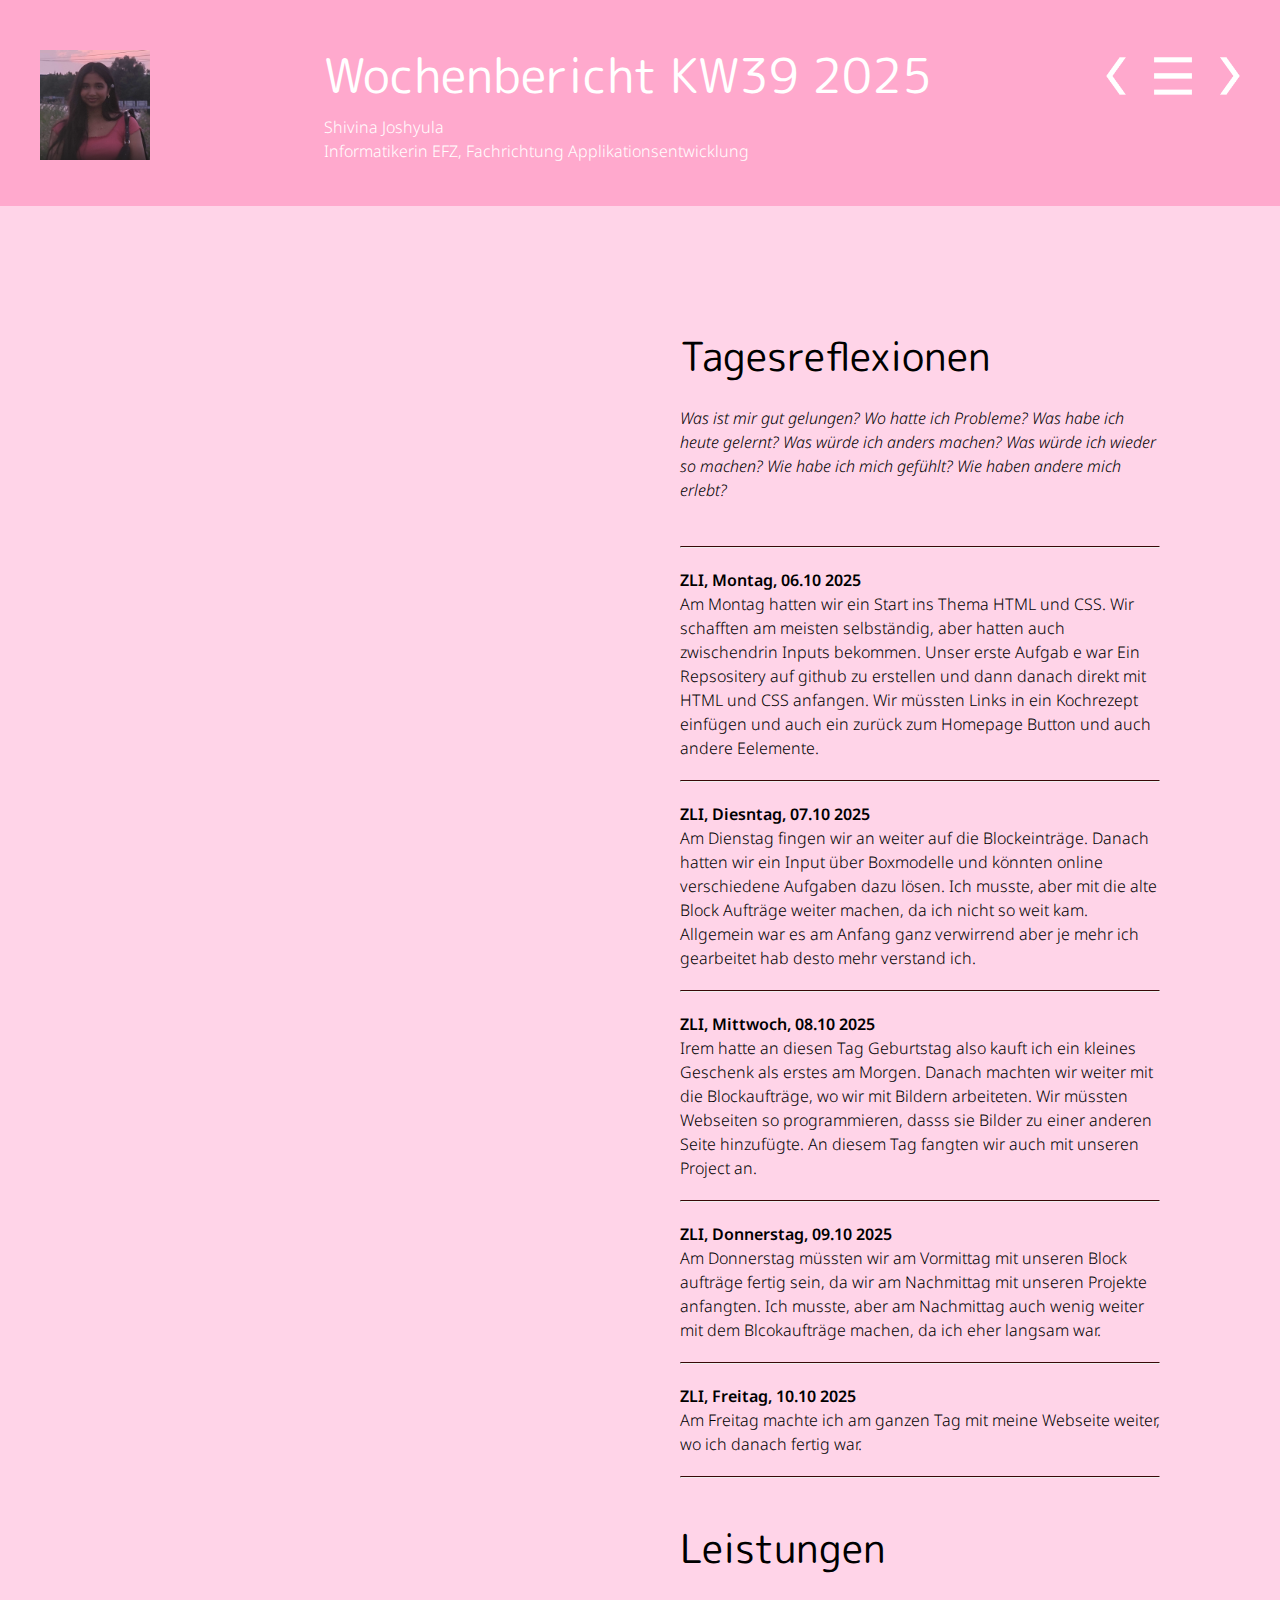
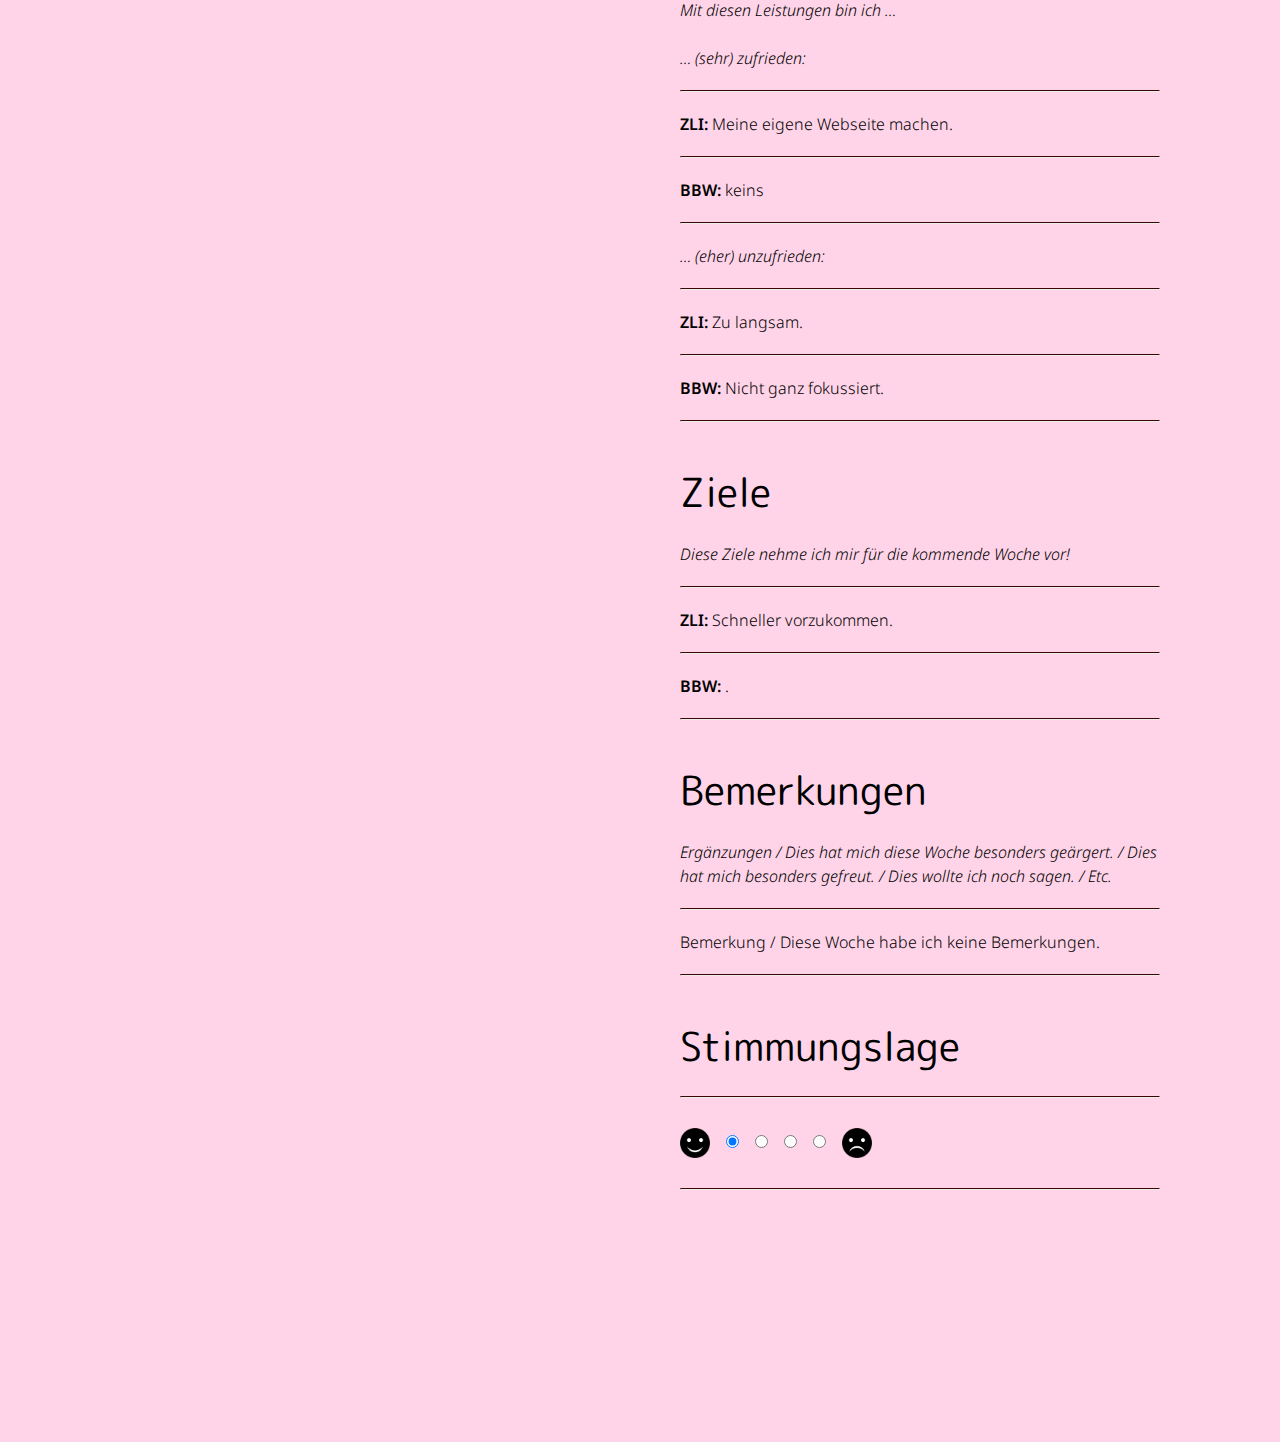
<file: kw_41_2025.html>
<!DOCTYPE html>
<html lang="de">

<head>
  <meta charset="utf-8">
  <meta name="viewport" content="width=device-width, initial-scale=1.0">
  <title>Wochenbericht KW39 2025, Shivina Joshyula, Informatikerin EFZ,  Fachrichtung Applikationsentwicklung</title>
  <link rel="stylesheet" href="css/style.css">
  <link rel="stylesheet" href="css/prism.css">
  <link rel="shortcut icon" href="favicon.ico" type="image/x-icon">
  <link rel="shortcut icon" href="favicon.ico">
  <link rel="icon" type="image/png" href="favicon.png" sizes="32x32">
  <link rel="icon" type="image/png" href="favicon.png" sizes="96x96">
  <link rel="apple-touch-icon" sizes="180x180" href="favicon.png">
  <meta name="msapplication-TileImage" content="favicon.png">
</head>

<body>

  <!-- - - - - - - - - - - - Kopfzeile Start - - - - - - - - - - - -->
  <header class="fade-in-up">

    

    <!-- Logo Start -->
    <a href="index.html">
      <div class="logo">
        <img src="images/shivinafoto.png" alt="Ein Bild von mir">
      </div>
    </a>
    <!-- Logo Ende -->

    <!-- Text Start -->
    <div class="titel">
      <h1>Wochenbericht KW39 2025</h1>
      Shivina Joshyula<br>
      Informatikerin EFZ, Fachrichtung Applikationsentwicklung
    </div>
    <!-- Text Ende -->

    <!-- Navigation Start -->
    <nav>
      <div class="arrow"><a href="kw_36_20XX.html" title="Back"><img src="images/arrow_back.png"></a></div>
      <div class="overview"><a href="index.html" title="Overview"><img src="images/hamburger.png"></a></div>
      <div class="arrow"><a href="index.html" title="Next"><img src="images/arrow_next.png"></a></div>
    </nav>
    <!-- Navigation Ende -->

  </header>
  <!-- - - - - - - - - - - - Kopfzeile Ende - - - - - - - - - - - -->

  <!-- - - - - - - - - - - - Inhalt Start - - - - - - - - - - - -->
  <main>
    <!-- - - - - - - - - - - - Erste Spalte Start - - - - - - - - - - - -->
    <section class="fade-in-up">

      <!-- Beitrag Wochenbericht Start -->
       <article class="fade-in-up">
       

      <!-- Beitrag Wochenbericht Ende -->
     
      <!-- Beitrag Wochenbericht Ende -->

      <!-- Beitrag Wochenbericht Start -->
     
      
      <!-- Beitrag Wochenbericht Ende -->

    </section>
    <!-- - - - - - - - - - - - Erste Spalte Ende - - - - - - - - - - - -->


    <!--- - - - - - - - - - - Zweite Spalte Start - - - - - - - - - - - -->
    <section class="fade-in-up">

      <!-- Tagesreflexionen Start -->
      <h2>Tagesreflexionen</h2>
      <i>Was ist mir gut gelungen? Wo hatte ich Probleme? Was habe ich heute gelernt? Was würde ich anders machen? Was
        würde ich wieder so machen? Wie habe ich mich gefühlt? Wie haben andere mich erlebt?</i><br><br>
      <hr>
      <strong>ZLI, Montag, 06.10 2025</strong><br>
      Am Montag hatten wir ein Start ins Thema HTML und CSS. Wir schafften am meisten selbständig, aber hatten auch zwischendrin Inputs bekommen. Unser erste Aufgab	e war Ein Repsositery auf github zu erstellen und dann danach direkt mit HTML und CSS anfangen.  Wir müssten Links in ein Kochrezept einfügen und auch ein zurück zum Homepage Button und auch andere Eelemente.


      <hr>
      <strong>ZLI, Diesntag, 07.10 2025</strong><br>
      Am Dienstag fingen wir an weiter auf die Blockeinträge. Danach hatten wir ein Input über Boxmodelle und könnten online verschiedene Aufgaben dazu lösen. Ich musste, aber mit die alte Block Aufträge weiter machen, da ich nicht so weit kam. Allgemein war es am Anfang ganz verwirrend aber je mehr ich gearbeitet hab desto mehr verstand ich.

      <hr>
      <strong>ZLI, Mittwoch, 08.10 2025</strong><br>
      Irem hatte an diesen Tag Geburtstag also kauft ich ein kleines Geschenk als erstes am Morgen. Danach machten wir weiter mit die Blockaufträge, wo wir mit Bildern arbeiteten. Wir müssten Webseiten so programmieren, dasss sie Bilder zu einer anderen Seite hinzufügte. An diesem Tag fangten wir auch mit unseren Project an.
  

      <hr>
      <strong>ZLI, Donnerstag, 09.10 2025</strong><br>
     Am Donnerstag müssten wir am Vormittag mit unseren Block aufträge fertig sein, da wir am Nachmittag mit unseren Projekte anfangten. Ich musste, aber am Nachmittag auch wenig weiter mit dem Blcokaufträge machen, da ich eher langsam war.


      <hr>
      <strong>ZLI, Freitag, 10.10 2025</strong><br>
      Am Freitag machte ich am ganzen Tag mit meine Webseite weiter, wo ich danach fertig war.
      <hr>
      <!-- Tagesreflexionen Ende -->

      <!-- Leistungen Start -->
      <h2>Leistungen</h2>
      <i>Mit diesen Leistungen bin ich …</i><br><br>
      <i>… (sehr) zufrieden:</i>
      <hr>
      <strong>ZLI:</strong> Meine eigene Webseite machen.
      <hr>
      <strong>BBW:</strong> keins
      <hr>
      <i>… (eher) unzufrieden:</i>
      <hr>
      <strong>ZLI:</strong> Zu langsam.
      <hr>
      <strong>BBW:</strong> Nicht ganz fokussiert.
      <hr>
      <!-- Leistungen Ende -->

      <!-- Ziele Start -->
      <h2>Ziele</h2>
      <i>Diese Ziele nehme ich mir für die kommende Woche vor!</i>
      <hr>
      <strong>ZLI:</strong> Schneller vorzukommen.
      <hr>
      <strong>BBW:</strong> .
      <hr>
      <!-- Ziele Ende -->

      <!-- Bemerkungen Start -->
      <h2>Bemerkungen</h2>
      <i>Ergänzungen / Dies hat mich diese Woche besonders geärgert. / Dies hat mich besonders gefreut. / Dies wollte
        ich noch sagen. / Etc.</i>
      <hr>
      Bemerkung / Diese Woche habe ich keine Bemerkungen.
      <hr>
      <!-- Bemerkungen Ende -->

      <!-- Stimmungen Start !!! Bitte entsprechender Radiobutton auf «checked="checked"» setzten !!! -->
      <h2>Stimmungslage</h2>
      <hr>
      <img src="images/icon_happy.png" style="width: 30px; height: 30px; vertical-align: -20px;">&nbsp;&nbsp;&nbsp;
      <input type="radio" name="stimmungslage" checked="checked">&nbsp;&nbsp;&nbsp;
      <input type="radio" name="stimmungslage">&nbsp;&nbsp;&nbsp;
      <input type="radio" name="stimmungslage">&nbsp;&nbsp;&nbsp;
      <input type="radio" name="stimmungslage">&nbsp;&nbsp;&nbsp;
      <img src="images/icon_sad.png" style="width: 30px; height: 30px; vertical-align: -20px;">
      <hr>
      <!-- Stimmungen Ende -->

    </section>
    <!-- - - - - - - - - - - - Zweite Spalte Ende - - - - - - - - - - - -->
  </main>
  <!-- - - - - - - - - - - - Inhalt Ende - - - - - - - - - - - -->


  <!-- - - - - - - - - - - - Fusszeile Start - - - - - - - - - - - -->
  <footer class="fade-in-up">
    <strong>Wochenbericht KW39 2025</strong><br>
    Shivina Joshyula<br>
    Informatikerin EFZ, Fachrichtung Applikationsentwicklung
  </footer>
  <!-- - - - - - - - - - - - Fusszeile Ende - - - - - - - - - - - -->

  <script src="js/fadein.js"></script>
  <script src="js/prism.js"></script>
</body>

</html>
</file>
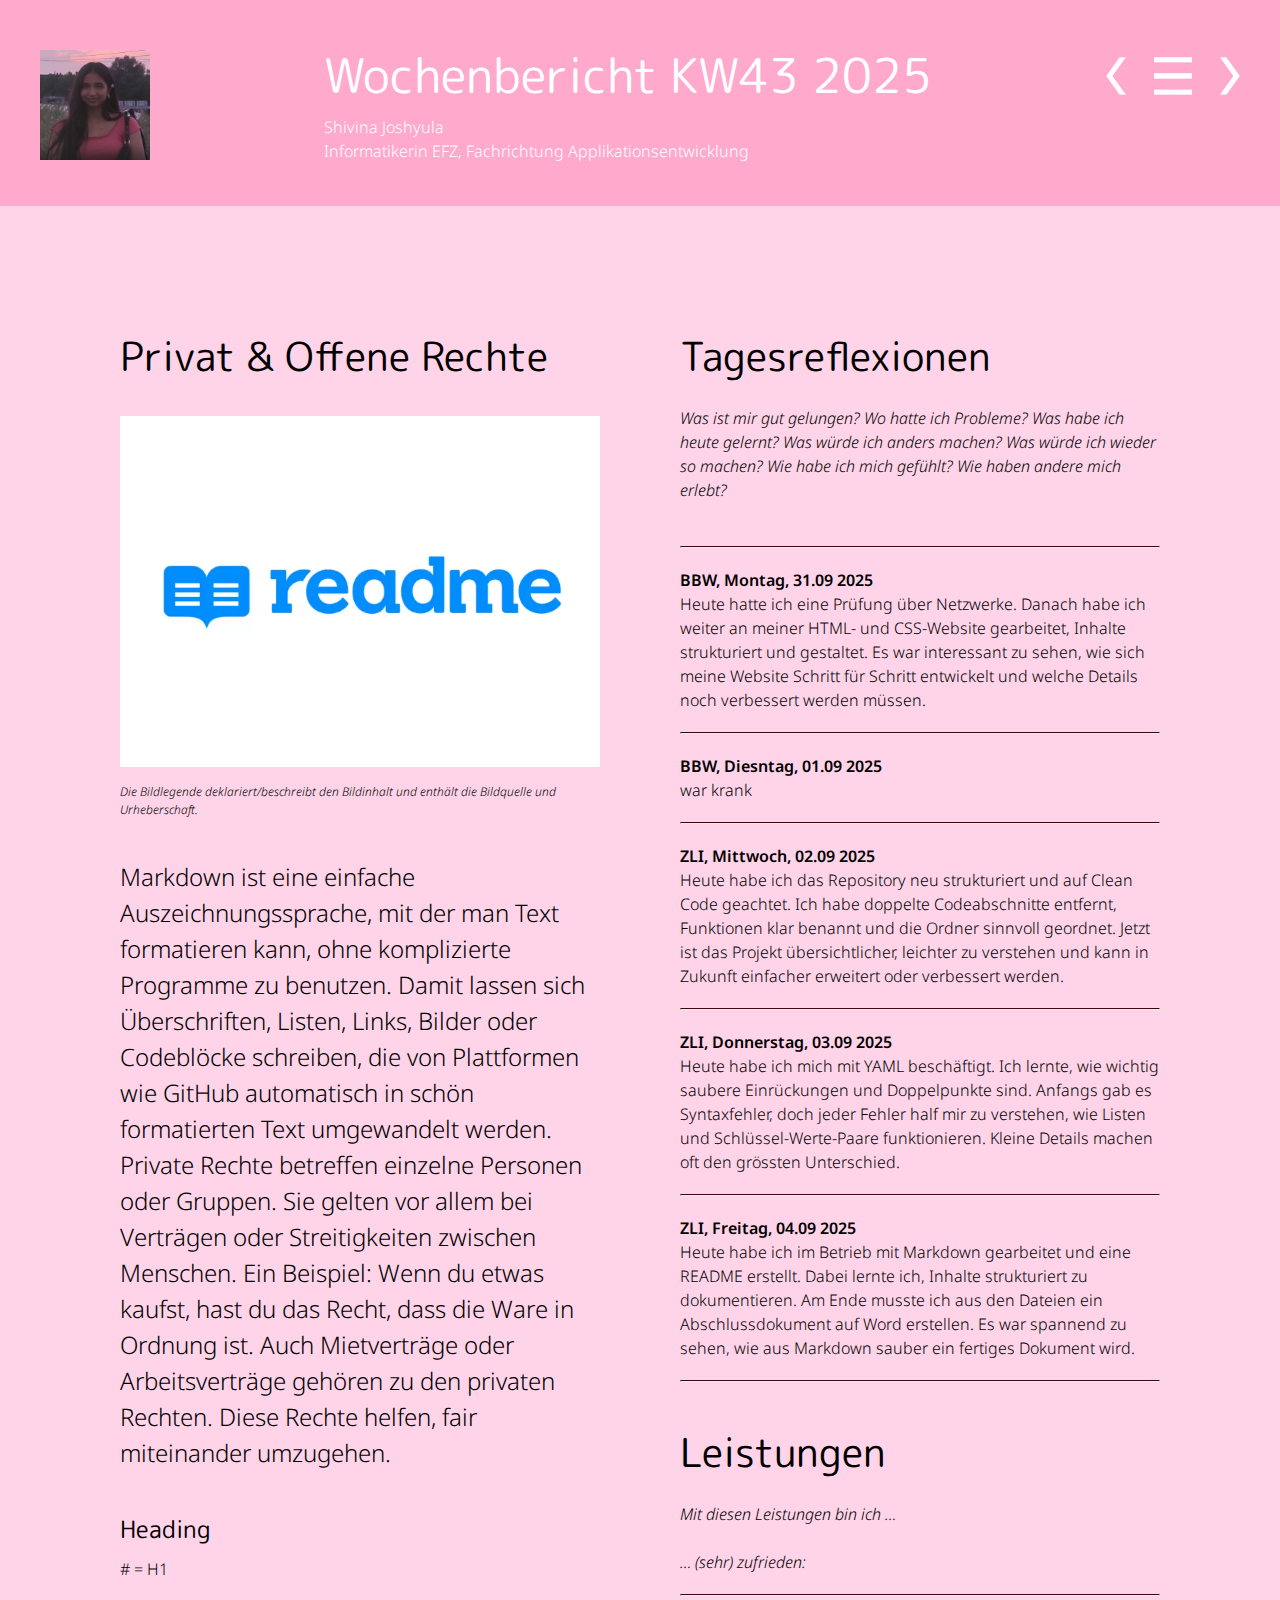
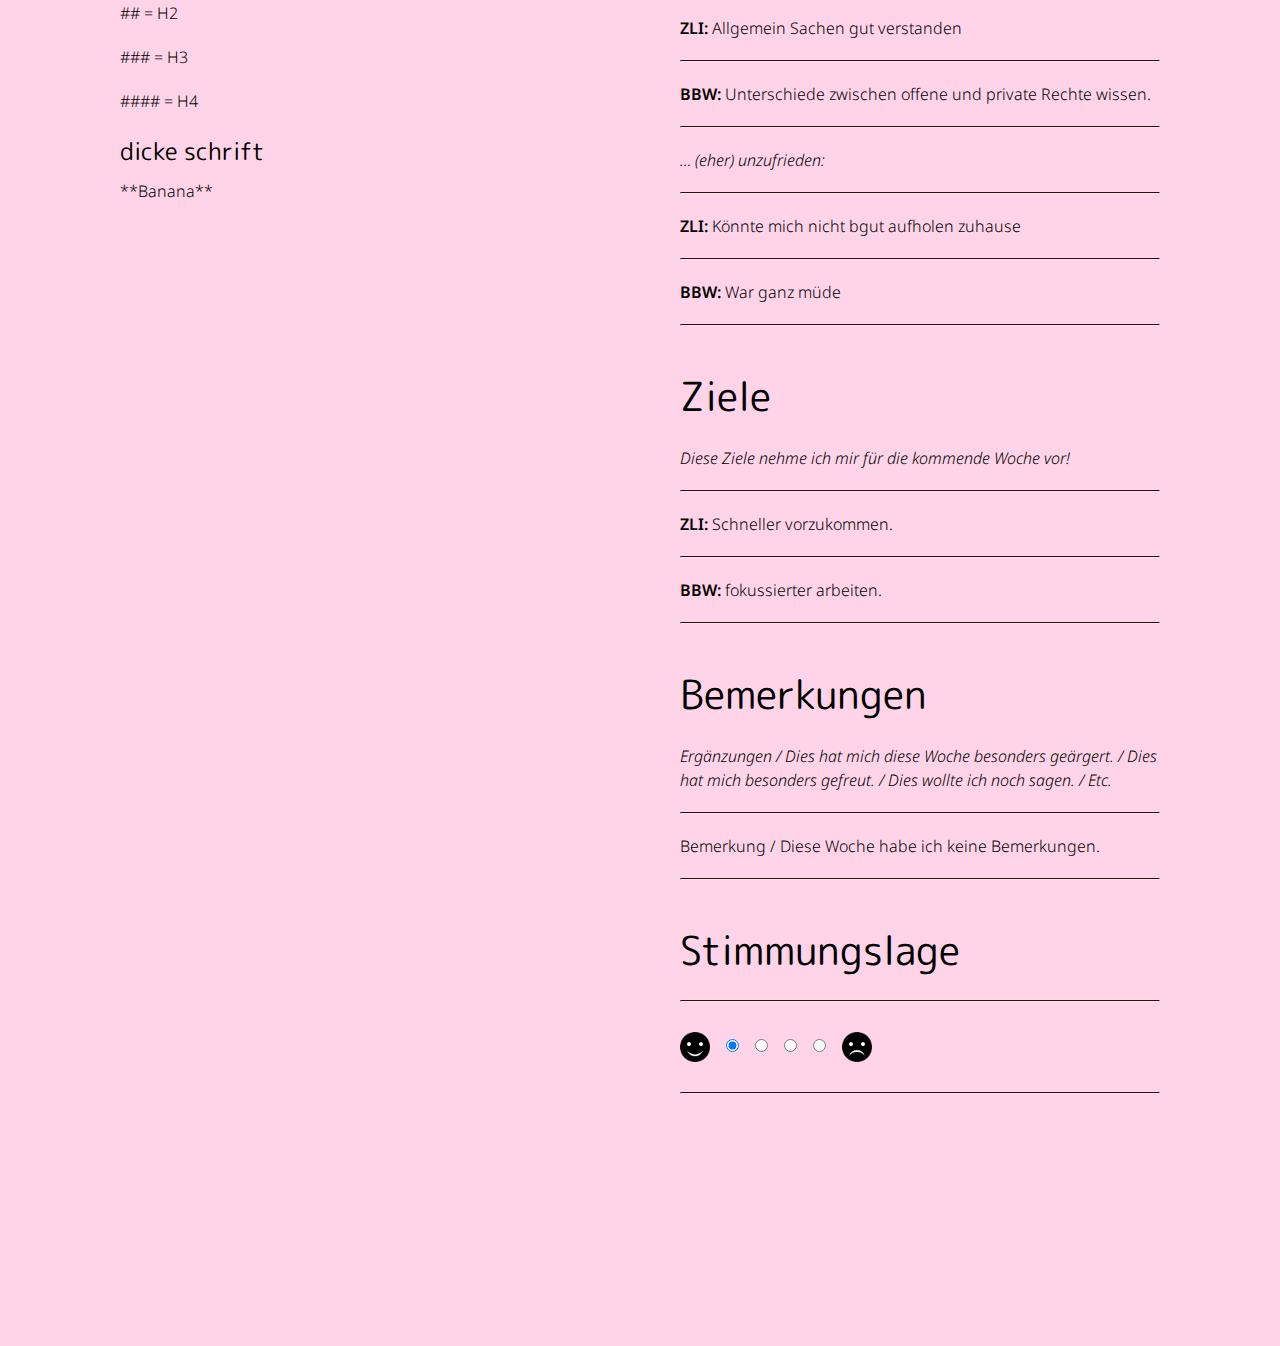
<file: kw_43_2025.html>
<!DOCTYPE html>
<html lang="de">

<head>
  <meta charset="utf-8">
  <meta name="viewport" content="width=device-width, initial-scale=1.0">
  <title>Wochenbericht KW43 2025, Shivina Joshyula, Informatikerin EFZ,  Fachrichtung Applikationsentwicklung</title>
  <link rel="stylesheet" href="css/style.css">
  <link rel="stylesheet" href="css/prism.css">
  <link rel="shortcut icon" href="favicon.ico" type="image/x-icon">
  <link rel="shortcut icon" href="favicon.ico">
  <link rel="icon" type="image/png" href="favicon.png" sizes="32x32">
  <link rel="icon" type="image/png" href="favicon.png" sizes="96x96">
  <link rel="apple-touch-icon" sizes="180x180" href="favicon.png">
  <meta name="msapplication-TileImage" content="favicon.png">
</head>

<body>

  <!-- - - - - - - - - - - - Kopfzeile Start - - - - - - - - - - - -->
  <header class="fade-in-up">

    <!-- Logo Start -->
    <a href="index.html">
      <div class="logo">
        <img src="images/shivinafoto.png" alt="Ein Bild von mir">
      </div>
    </a>
    <!-- Logo Ende -->

    <!-- Text Start -->
    <div class="titel">
      <h1>Wochenbericht KW43 2025</h1>
      Shivina Joshyula<br>
      Informatikerin EFZ, Fachrichtung Applikationsentwicklung
    </div>
    <!-- Text Ende -->

    <!-- Navigation Start -->
    <nav>
      <div class="arrow"><a href="kw_41_2025.html" title="Back"><img src="images/arrow_back.png"></a></div>
      <div class="overview"><a href="index.html" title="Overview"><img src="images/hamburger.png"></a></div>
      <div class="arrow"><a href="kw_45_2025.html"><img src="images/arrow_next.png"></a></div>
    </nav>







    <!-- Navigation Ende -->

  </header>
  <!-- - - - - - - - - - - - Kopfzeile Ende - - - - - - - - - - - -->

  <!-- - - - - - - - - - - - Inhalt Start - - - - - - - - - - - -->
  <main>
    <!-- - - - - - - - - - - - Erste Spalte Start - - - - - - - - - - - -->
    <section class="fade-in-up">

      <!-- Beitrag Wochenbericht Start -->
      <article class="fade-in-up">
        <h2>Privat & Offene Rechte</h2>
        <img src="images/readme.png" alt="Es ist ein Bild von die Frau des Rechtes">
        <legend>Die Bildlegende deklariert/beschreibt den Bildinhalt und enthält die Bildquelle und Urheberschaft.
        </legend>
        <h4>Markdown ist eine einfache Auszeichnungssprache, mit der man Text formatieren kann, ohne komplizierte Programme zu benutzen. Damit lassen sich Überschriften, Listen, Links, Bilder oder Codeblöcke schreiben, die von Plattformen wie GitHub automatisch in schön formatierten Text umgewandelt werden. 
Private Rechte betreffen einzelne Personen oder Gruppen. Sie gelten vor allem bei Verträgen oder Streitigkeiten zwischen Menschen. Ein Beispiel: Wenn du etwas kaufst, hast du das Recht, dass die Ware in Ordnung ist. Auch Mietverträge oder Arbeitsverträge gehören zu den privaten Rechten. Diese Rechte helfen, fair miteinander umzugehen.</h4>
        <h3>Heading</h3>
        <p># = H1 </p>
        <P> ## = H2</P>
        <P> ### = H3</P>
        <P> #### = H4</P>
          
        
        <h3>dicke schrift</h3>
        <p> **Banana**</p>
        <ul>
          
        
      </article>
      <!-- Beitrag Wochenbericht Ende -->

      <!-- Beitrag Wochenbericht Start -->
      <article class="fade-in-up">
        <h2><p5 class="js"></p5></h2>
        <legend>Die Bildlegende deklariert/beschreibt den Bildinhalt und enthält die Bildquelle und Urheberschaft.
        </legend>
       
      </article>
      <!-- Beitrag Wochenbericht Ende -->

    </section>
    <!-- - - - - - - - - - - - Erste Spalte Ende - - - - - - - - - - - -->


    <!--- - - - - - - - - - - Zweite Spalte Start - - - - - - - - - - - -->
    <section class="fade-in-up">

      <!-- Tagesreflexionen Start -->
      <h2>Tagesreflexionen</h2>
      <i>Was ist mir gut gelungen? Wo hatte ich Probleme? Was habe ich heute gelernt? Was würde ich anders machen? Was
        würde ich wieder so machen? Wie habe ich mich gefühlt? Wie haben andere mich erlebt?</i><br><br>
      <hr>
      <strong>BBW, Montag, 31.09 2025</strong><br>
      Heute hatte ich eine Prüfung über Netzwerke. Danach habe ich weiter an meiner HTML- und CSS-Website gearbeitet, Inhalte strukturiert und gestaltet. Es war interessant zu sehen, wie sich meine Website Schritt für Schritt entwickelt und welche Details noch verbessert werden müssen.

      <hr>
      <strong>BBW, Diesntag, 01.09 2025</strong><br>
      war krank 
      <hr>
      <strong>ZLI, Mittwoch, 02.09 2025</strong><br>
      Heute habe ich das Repository neu strukturiert und auf Clean Code geachtet. Ich habe doppelte Codeabschnitte entfernt, Funktionen klar benannt und die Ordner sinnvoll geordnet. Jetzt ist das Projekt übersichtlicher, leichter zu verstehen und kann in Zukunft einfacher erweitert oder verbessert werden.

      <hr>
      <strong>ZLI, Donnerstag, 03.09 2025</strong><br>
      Heute habe ich mich mit YAML beschäftigt. Ich lernte, wie wichtig saubere Einrückungen und Doppelpunkte sind. Anfangs gab es Syntaxfehler, doch jeder Fehler half mir zu verstehen, wie Listen und Schlüssel-Werte-Paare funktionieren. Kleine Details machen oft den grössten Unterschied.


      <hr>
      <strong>ZLI, Freitag, 04.09 2025</strong><br>
      Heute habe ich im Betrieb mit Markdown gearbeitet und eine README erstellt. Dabei lernte ich, Inhalte strukturiert zu dokumentieren. Am Ende musste ich aus den Dateien ein Abschlussdokument auf Word erstellen. Es war spannend zu sehen, wie aus Markdown sauber ein fertiges Dokument wird.
      <hr>
      <!-- Tagesreflexionen Ende -->

      <!-- Leistungen Start -->
      <h2>Leistungen</h2>
      <i>Mit diesen Leistungen bin ich …</i><br><br>
      <i>… (sehr) zufrieden:</i>
      <hr>
      <strong>ZLI:</strong> Allgemein Sachen gut verstanden
      <hr>
      <strong>BBW:</strong> Unterschiede zwischen offene und private Rechte wissen.
      <hr>
      <i>… (eher) unzufrieden:</i>
      <hr>
      <strong>ZLI:</strong> Könnte mich nicht bgut aufholen zuhause
      <hr>
      <strong>BBW:</strong> War ganz müde
      <hr>
      <!-- Leistungen Ende -->

      <!-- Ziele Start -->
      <h2>Ziele</h2>
      <i>Diese Ziele nehme ich mir für die kommende Woche vor!</i>
      <hr>
      <strong>ZLI:</strong> Schneller vorzukommen.
      <hr>
      <strong>BBW:</strong> fokussierter arbeiten.
      <hr>
      <!-- Ziele Ende -->

      <!-- Bemerkungen Start -->
      <h2>Bemerkungen</h2>
      <i>Ergänzungen / Dies hat mich diese Woche besonders geärgert. / Dies hat mich besonders gefreut. / Dies wollte
        ich noch sagen. / Etc.</i>
      <hr>
      Bemerkung / Diese Woche habe ich keine Bemerkungen.
      <hr>
      <!-- Bemerkungen Ende -->

      <!-- Stimmungen Start !!! Bitte entsprechender Radiobutton auf «checked="checked"» setzten !!! -->
      <h2>Stimmungslage</h2>
      <hr>
      <img src="images/icon_happy.png" style="width: 30px; height: 30px; vertical-align: -20px;">&nbsp;&nbsp;&nbsp;
      <input type="radio" name="stimmungslage" checked="checked">&nbsp;&nbsp;&nbsp;
      <input type="radio" name="stimmungslage">&nbsp;&nbsp;&nbsp;
      <input type="radio" name="stimmungslage">&nbsp;&nbsp;&nbsp;
      <input type="radio" name="stimmungslage">&nbsp;&nbsp;&nbsp;
      <img src="images/icon_sad.png" style="width: 30px; height: 30px; vertical-align: -20px;">
      <hr>
      <!-- Stimmungen Ende -->

    </section>
    <!-- - - - - - - - - - - - Zweite Spalte Ende - - - - - - - - - - - -->
  </main>
  <!-- - - - - - - - - - - - Inhalt Ende - - - - - - - - - - - -->


  <!-- - - - - - - - - - - - Fusszeile Start - - - - - - - - - - - -->
  <footer class="fade-in-up">
    <strong>Wochenbericht KW43 2025</strong><br>
    Shivina Joshyula<br>
    Informatikerin EFZ, Fachrichtung Applikationsentwicklung
  </footer>
  <!-- - - - - - - - - - - - Fusszeile Ende - - - - - - - - - - - -->

  <script src="js/fadein.js"></script>
  <script src="js/prism.js"></script>
</body>

</html>
</file>
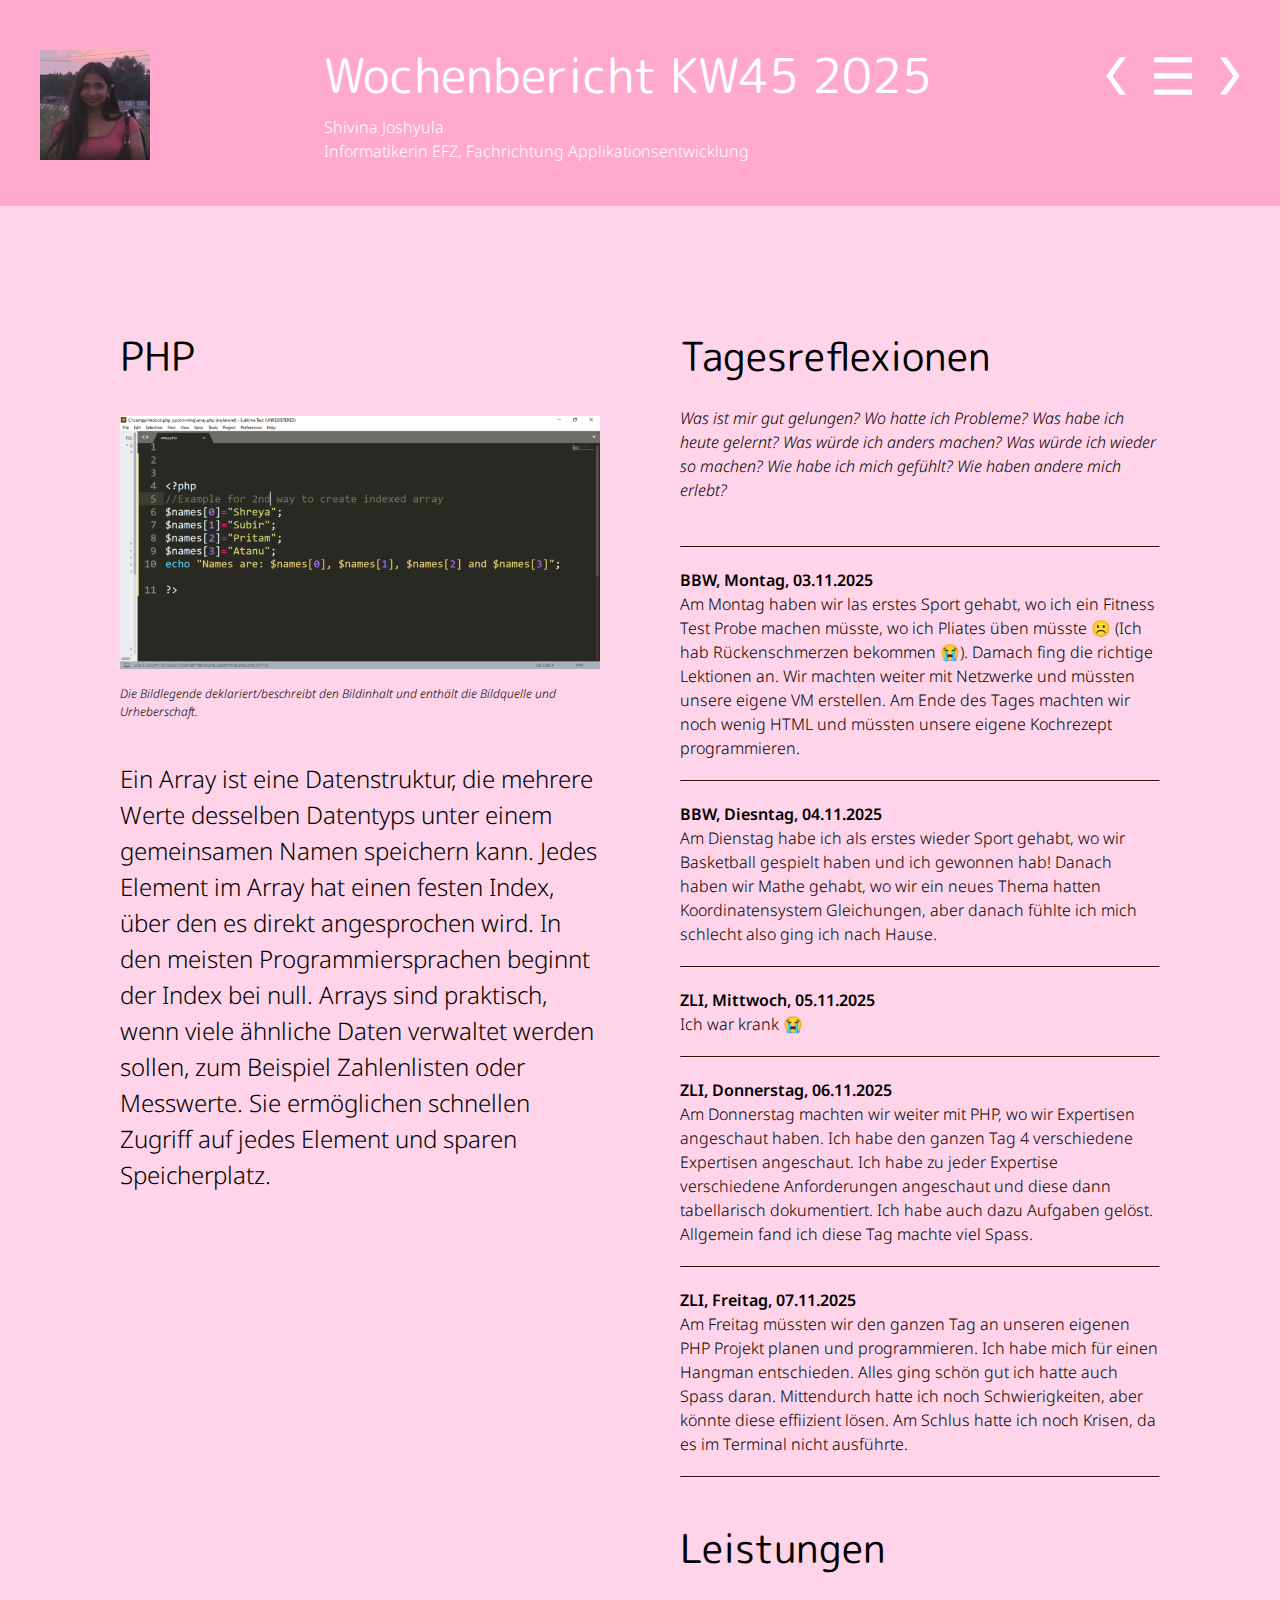
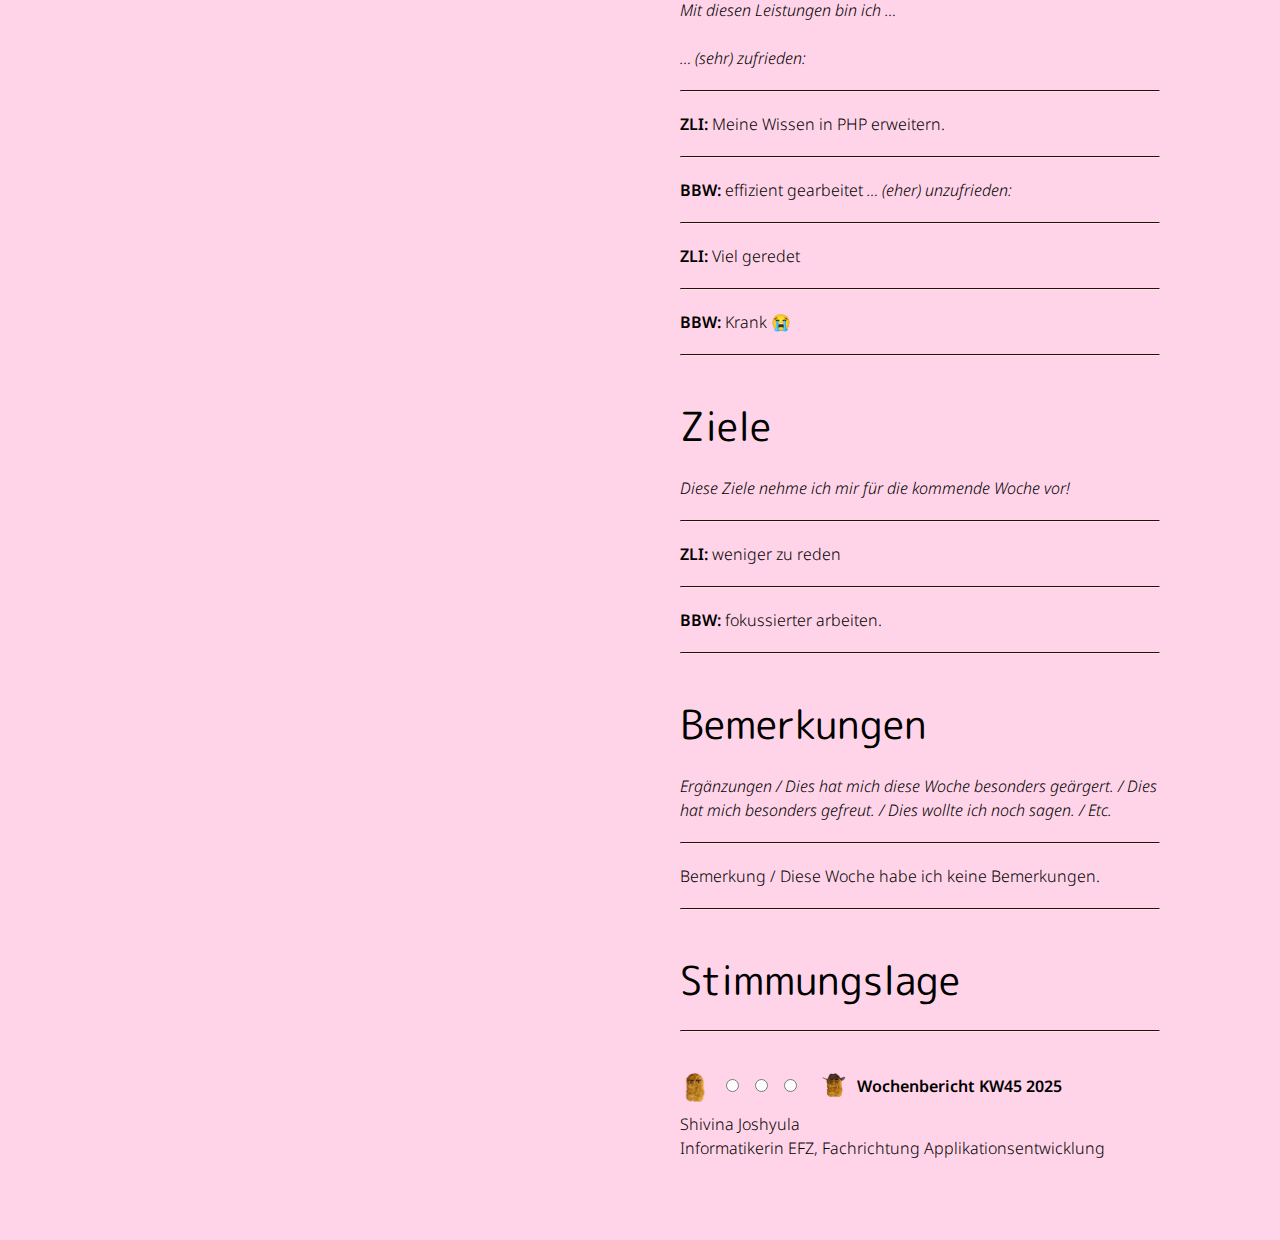
<file: kw_45_2025.html>
<!DOCTYPE html>
<html lang="de">

<head>
  <meta charset="utf-8">
  <meta name="viewport" content="width=device-width, initial-scale=1.0">
  <title>Wochenbericht KW45 2025, Shivina Joshyula, Informatikerin EFZ,  Fachrichtung Applikationsentwicklung</title>
  <link rel="stylesheet" href="css/style.css">
  <link rel="stylesheet" href="css/prism.css">
  <link rel="shortcut icon" href="favicon.ico" type="image/x-icon">
  <link rel="shortcut icon" href="favicon.ico">
  <link rel="icon" type="image/png" href="favicon.png" sizes="32x32">
  <link rel="icon" type="image/png" href="favicon.png" sizes="96x96">
  <link rel="apple-touch-icon" sizes="180x180" href="favicon.png">
  <meta name="msapplication-TileImage" content="favicon.png">
</head>

<body>

  <!-- - - - - - - - - - - - Kopfzeile Start - - - - - - - - - - - -->
  <header class="fade-in-up">

    <!-- Logo Start -->
    <a href="index.html">
      <div class="logo">
        <img src="images/shivinafoto.png" alt="Ein Bild von mir">
      </div>
    </a>
    <!-- Logo Ende -->

    <!-- Text Start -->
    <div class="PC Teilen">
      <h1>Wochenbericht KW45 2025</h1>
      Shivina Joshyula<br>
      Informatikerin EFZ, Fachrichtung Applikationsentwicklung
    </div>
    <!-- Text Ende -->

    <!-- Navigation Start -->
    <nav>
    <div class="arrow"><a href="kw_45_2025.html" title="Back"><img src="images/arrow_back.png"></a></div>
      <div class="overview"><a href="index.html" title="Overview"><img src="images/hamburger.png"></a></div>
      <div class="arrow"><a href="index.html" ><img src="images/arrow_next.png"></a></div>
    </nav>
     







    <!-- Navigation Ende -->

  </header>
  <!-- - - - - - - - - - - - Kopfzeile Ende - - - - - - - - - - - -->

  <!-- - - - - - - - - - - - Inhalt Start - - - - - - - - - - - -->
  <main>
    <!-- - - - - - - - - - - - Erste Spalte Start - - - - - - - - - - - -->
    <section class="fade-in-up">

      <!-- Beitrag Wochenbericht Start -->
      <article class="fade-in-up">
        <h2></h2>


       
      <!-- Beitrag Wochenbericht Ende -->
       <article class="fade-in-up">
        <h2>PHP</h2>
        <img src="images/array.jpg" alt=" Ein Codeabschnitt von eine Array">
        <legend>Die Bildlegende deklariert/beschreibt den Bildinhalt und enthält die Bildquelle und Urheberschaft.
        </legend>
        <h4>Ein Array ist eine Datenstruktur, die mehrere Werte desselben Datentyps unter einem gemeinsamen Namen speichern kann. Jedes Element im Array hat einen festen Index, über den es direkt angesprochen wird. In den meisten Programmiersprachen beginnt der Index bei null.

Arrays sind praktisch, wenn viele ähnliche Daten verwaltet werden sollen, zum Beispiel Zahlenlisten oder Messwerte. Sie ermöglichen schnellen Zugriff auf jedes Element und sparen Speicherplatz.

</h4>
        
      </article>
      <!-- Beitra
      <!-- Beitrag Wochenbericht Start -->
      <article class="fade-in-up">
        <h2><p5 class="js"></p5></h2>
        <legend>Die Bildlegende deklariert/beschreibt den Bildinhalt und enthält die Bildquelle und Urheberschaft.
        </legend>
       
      </article>
      <!-- Beitrag Wochenbericht Ende -->

    </section>
    <!-- - - - - - - - - - - - Erste Spalte Ende - - - - - - - - - - - -->


    <!--- - - - - - - - - - - Zweite Spalte Start - - - - - - - - - - - -->
    <section class="fade-in-up">

      <!-- Tagesreflexionen Start -->
      <h2>Tagesreflexionen</h2>
      <i>Was ist mir gut gelungen? Wo hatte ich Probleme? Was habe ich heute gelernt? Was würde ich anders machen? Was
        würde ich wieder so machen? Wie habe ich mich gefühlt? Wie haben andere mich erlebt?</i><br><br>
      <hr>
      <strong>BBW, Montag, 03.11.2025</strong><br>
     Am Montag haben wir las erstes Sport gehabt, wo ich ein Fitness Test Probe machen müsste, wo ich Pliates üben müsste ☹️ (Ich hab Rückenschmerzen bekommen 😭). Damach fing die richtige Lektionen an. Wir machten weiter mit Netzwerke und müssten unsere eigene VM erstellen. Am Ende des Tages machten wir noch wenig HTML und müssten unsere eigene Kochrezept programmieren.
      <hr>
      <strong>BBW, Diesntag, 04.11.2025</strong><br>
      Am Dienstag habe ich als erstes wieder Sport gehabt, wo wir Basketball gespielt haben und ich gewonnen hab! Danach haben wir Mathe gehabt, wo wir ein neues Thema hatten Koordinatensystem Gleichungen, aber danach fühlte ich mich schlecht also ging ich nach Hause.
      <hr>
      <strong>ZLI, Mittwoch, 05.11.2025</strong><br>
     Ich war krank 😭
      <hr>
      <strong>ZLI, Donnerstag, 06.11.2025</strong><br>
      Am Donnerstag machten wir weiter mit PHP, wo wir Expertisen angeschaut haben. Ich habe den ganzen Tag 4 verschiedene Expertisen angeschaut. Ich habe zu jeder Expertise verschiedene Anforderungen angeschaut und diese dann tabellarisch dokumentiert. Ich habe auch dazu Aufgaben gelöst. Allgemein fand ich diese Tag machte viel Spass.


      <hr>
      <strong>ZLI, Freitag, 07.11.2025</strong><br>
     Am Freitag müssten wir den ganzen Tag an unseren eigenen PHP Projekt planen und programmieren. Ich habe  mich für einen Hangman entschieden. Alles ging schön gut ich hatte auch Spass daran. Mittendurch hatte ich noch Schwierigkeiten, aber könnte diese effiizient lösen. Am Schlus hatte ich noch Krisen, da es im Terminal nicht ausführte. 
      <hr>
      <!-- Tagesreflexionen Ende -->

      <!-- Leistungen Start -->
      <h2>Leistungen</h2>
      <i>Mit diesen Leistungen bin ich …</i><br><br>
      <i>… (sehr) zufrieden:</i>
      <hr>
      <strong>ZLI:</strong> Meine Wissen in PHP erweitern.
      <hr>
      <strong>BBW:</strong> effizient gearbeitet
      <i>… (eher) unzufrieden:</i>
      <hr>
      <strong>ZLI:</strong> Viel geredet
      <hr>
      <strong>BBW:</strong> Krank 😭
      <hr>
      <!-- Leistungen Ende -->

      <!-- Ziele Start -->
      <h2>Ziele</h2>
      <i>Diese Ziele nehme ich mir für die kommende Woche vor!</i>
      <hr>
      <strong>ZLI:</strong> weniger zu reden
      <hr>
      <strong>BBW:</strong> fokussierter arbeiten.
      <hr>
      <!-- Ziele Ende -->

      <!-- Bemerkungen Start -->
      <h2>Bemerkungen</h2>
      <i>Ergänzungen / Dies hat mich diese Woche besonders geärgert. / Dies hat mich besonders gefreut. / Dies wollte
        ich noch sagen. / Etc.</i>
      <hr>
      Bemerkung / Diese Woche habe ich keine Bemerkungen.
      <hr>
      <!-- Bemerkungen Ende -->

      <!-- Stimmungen Start !!! Bitte entsprechender Radiobutton auf «checked="checked"» setzten !!! -->
      <h2>Stimmungslage</h2>
      <hr>
      <img src="images/roblox-removebg-preview.png"style="width: 30px; height: 30px; vertical-align: -20px;
      <input type="radio" name="stimmungslage" checked="checked">&nbsp;&nbsp;&nbsp;
      <input type="radio" name="stimmungslage">&nbsp;&nbsp;&nbsp;
      <input type="radio" name="stimmungslage">&nbsp;&nbsp;&nbsp;
      <input type="radio" name="stimmungslage">&nbsp;&nbsp;&nbsp;
      <img src="images/Chicken_Nugget_triste__-removebg-preview.png "style="width: 40px; height: 40px; vertical-align: -20px;
      <hr>
      <!-- Stimmungen Ende -->

    </section>
    <!-- - - - - - - - - - - - Zweite Spalte Ende - - - - - - - - - - - -->
  </main>
  <!-- - - - - - - - - - - - Inhalt Ende - - - - - - - - - - - -->


  <!-- - - - - - - - - - - - Fusszeile Start - - - - - - - - - - - -->
  <footer class="fade-in-up">
    <strong>Wochenbericht KW45 2025</strong><br>
    Shivina Joshyula<br>
    Informatikerin EFZ, Fachrichtung Applikationsentwicklung
  </footer>
  <!-- - - - - - - - - - - - Fusszeile Ende - - - - - - - - - - - -->

  <script src="js/fadein.js"></script>
  <script src="js/prism.js"></script>
</body>

</html>
</file>
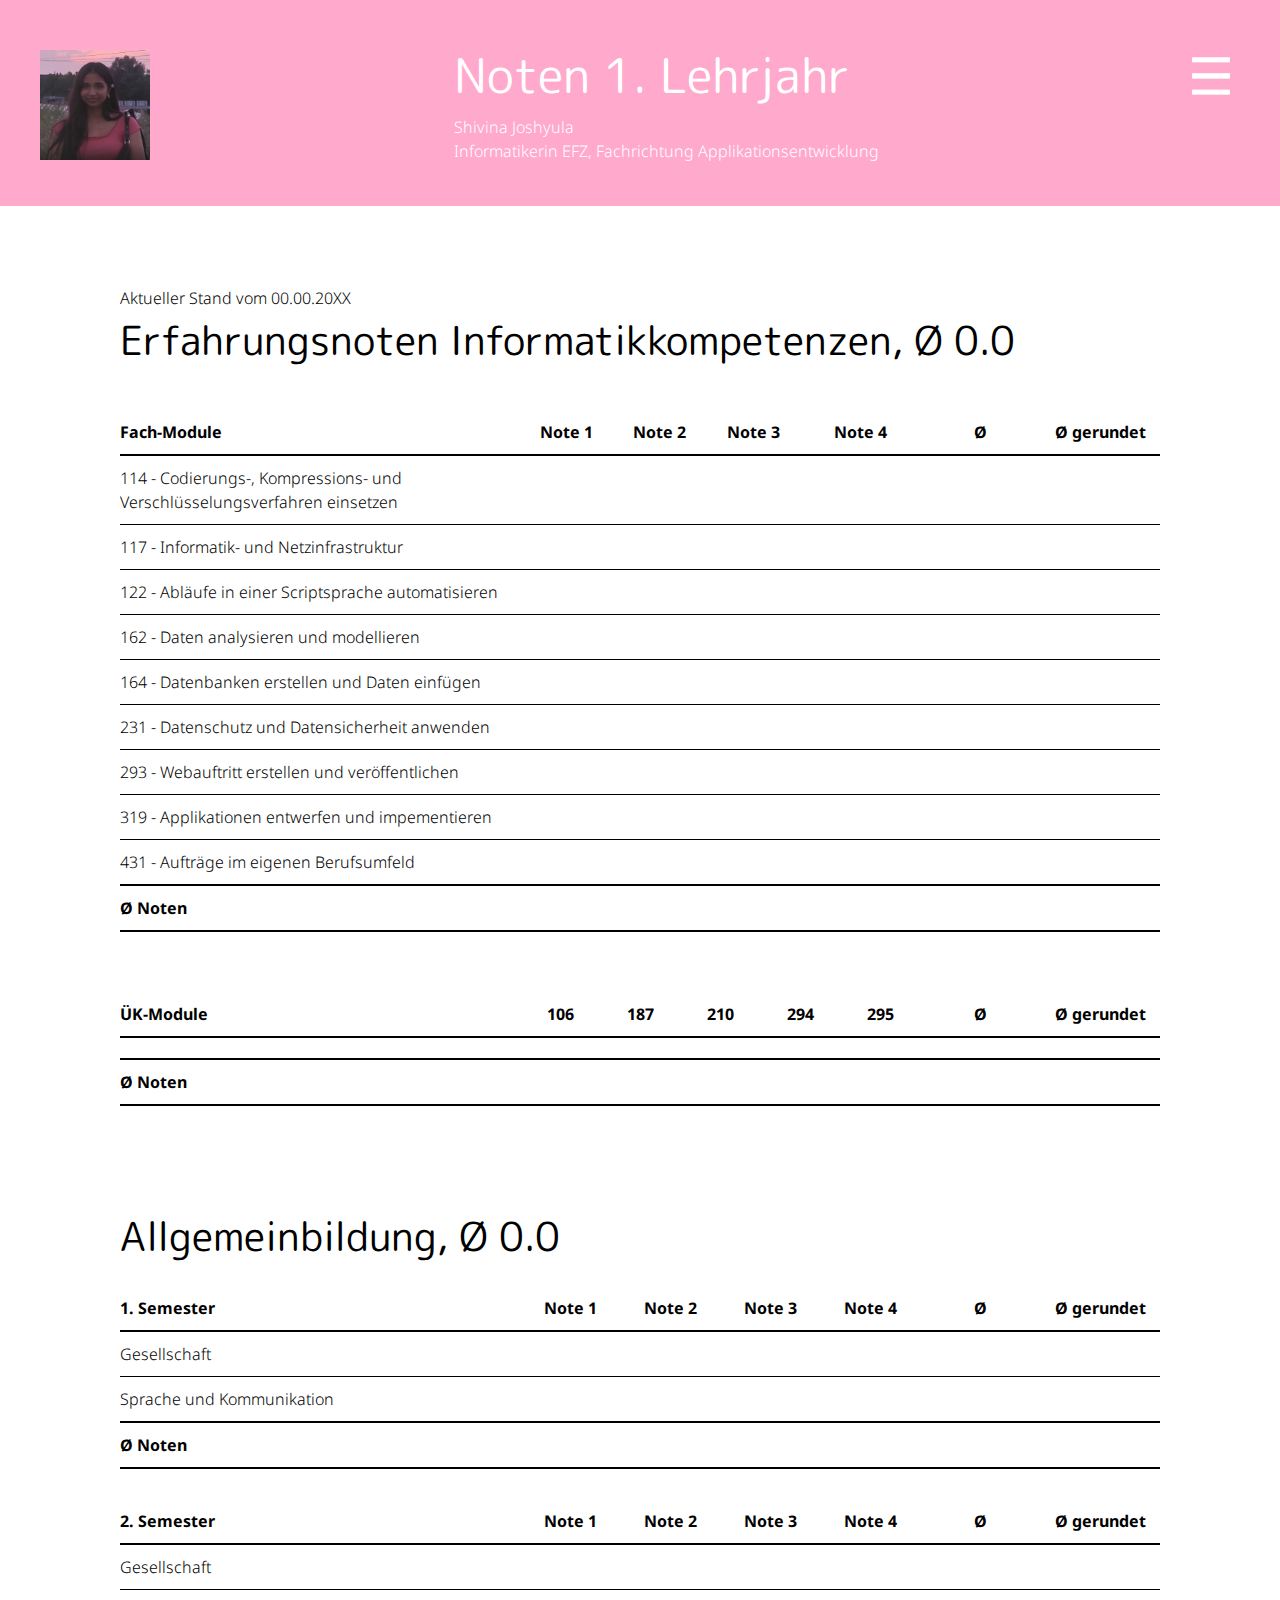
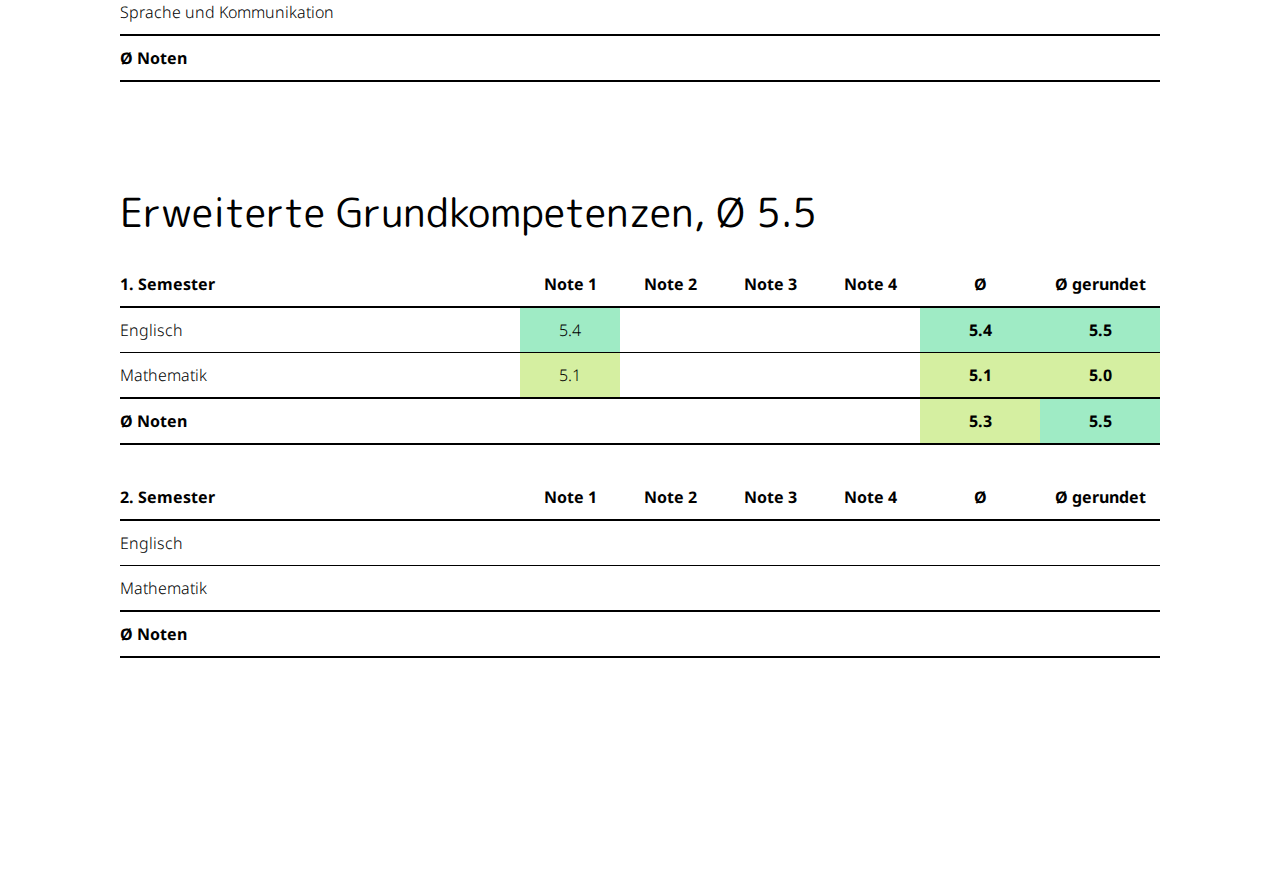
<file: noten_api_abu_2025.html>
<!DOCTYPE html>
<html lang="de">

<head>
  <meta charset="utf-8" />
  <meta name="viewport" content="width=device-width, initial-scale=1.0" />
  <title>Noten 1. Lehrjahr, Vorname Name, Lernende/r Fachrichtung EFZ</title>
  <link rel="stylesheet" href="css/style.css" />
  <link rel="stylesheet" href="css/noten.css" />
  <link rel="stylesheet" href="css/prism.css" />
  <link rel="shortcut icon" href="favicon.ico" type="image/x-icon" />
  <link rel="shortcut icon" href="favicon.ico" />
  <link rel="icon" type="image/png" href="favicon.png" sizes="32x32" />
  <link rel="icon" type="image/png" href="favicon.png" sizes="96x96" />
  <link rel="apple-touch-icon" sizes="180x180" href="favicon.png" />
  <meta name="msapplication-TileImage" content="favicon.png" />
</head>

<body>
  <!-- - - - - - - - - - - - Kopfzeile Start - - - - - - - - - - - -->
  <header class="fade-in-up">
    <!-- Logo Start -->
    <a href="index.html">
      <div class="logo">
        <img src="images/shivinafoto.png" alt="Ein Bild von mir" />
      </div>
    </a>
    <!-- Logo Ende -->
    <!-- Text Start -->
    <div class="titel">
      <h1>Noten 1. Lehrjahr</h1>
      Shivina Joshyula<br />
      Informatikerin EFZ, Fachrichtung Applikationsentwicklung
    </div>
    <!-- Text Ende -->
    <!-- Navigation Start -->
    <nav>
      <div class="overview">
        <a href="index.html" title="Overview"><img src="images/hamburger.png" /></a>
      </div>
    </nav>
    <!-- Navigation Ende -->
  </header>
  <!-- - - - - - - - - - - - Kopfzeile Ende - - - - - - - - - - - -->
  <!-- - - - - - - - - - - - Inhalt Start - - - - - - - - - - - -->
  <main class="fade-in-up">
    <!-- - - - - - - - - - - - Notentabelle Start - - - - - - - - - - - -->
    <section id="noten">
      Aktueller Stand vom 00.00.20XX
      <h2 id="competencies">
        Erfahrungsnoten Informatikkompetenzen, Ø
        <span id="competencies-grade"></span>
      </h2>
      <table>
        <thead>
          <tr>
            <td>Fach-Module</td>
            <td>Note 1</td>
            <td>Note 2</td>
            <td>Note 3</td>
            <td>Note 4</td>
            <td>Ø</td>
            <td>Ø gerundet</td>
          </tr>
        </thead>
        <tbody data-weight="0.8" data-view="competencies" data-title="Fach-Module">
          <tr>
            <td>
              114 - Codierungs-, Kompressions- und Verschlüsselungsverfahren
              einsetzen
            </td>
            <td title="Noteneintrag vom ></td>
            <td title="Noteneintrag vom 00.00.20XX"></td>
            <td title="Noteneintrag vom 00.00.20XX"></td>
            <td title="Noteneintrag vom 00.00.20XX"></td>
            <td><!-- placeholder Ø --></td>
            <td><!-- placeholder Ø gerundet --></td>
          </tr>
          <tr>
            <td>117 - Informatik- und Netzinfrastruktur</td>
            <td title="Noteneintrag vom 00.00.20XX"></td>
            <td title="Noteneintrag vom 00.00.20XX"></td>
            <td title="Noteneintrag vom 00.00.20XX"></td>
            <td title="Noteneintrag vom 00.00.20XX"></td>
            <td><!-- placeholder Ø --></td>
            <td><!-- placeholder Ø gerundet --></td>
          </tr>
          <tr>
            <td>122 - Abläufe in einer Scriptsprache automatisieren</td>
            <td title="Noteneintrag vom 00.00.20XX"></td>
            <td title="Noteneintrag vom 00.00.20XX"></td>
            <td title="Noteneintrag vom 00.00.20XX"></td>
            <td title="Noteneintrag vom 00.00.20XX"></td>
            <td><!-- placeholder Ø --></td>
            <td><!-- placeholder Ø gerundet --></td>
          </tr>
          <tr>
            <td>162 - Daten analysieren und modellieren</td>
            <td title="Noteneintrag vom 00.00.20XX"></td>
            <td title="Noteneintrag vom 00.00.20XX"></td>
            <td title="Noteneintrag vom 00.00.20XX"></td>
            <td title="Noteneintrag vom 00.00.20XX"></td>
            <td><!-- placeholder Ø --></td>
            <td><!-- placeholder Ø gerundet --></td>
          </tr>
          <tr>
            <td>164 - Datenbanken erstellen und Daten einfügen</td>
            <td title="Noteneintrag vom 00.00.20XX"></td>
            <td title="Noteneintrag vom 00.00.20XX"></td>
            <td title="Noteneintrag vom 00.00.20XX"></td>
            <td title="Noteneintrag vom 00.00.20XX"></td>
            <td><!-- placeholder Ø --></td>
            <td><!-- placeholder Ø gerundet --></td>
          </tr>
          <tr>
            <td>231 - Datenschutz und Datensicherheit anwenden</td>
            <td title="Noteneintrag vom 00.00.20XX"></td>
            <td title="Noteneintrag vom 00.00.20XX"></td>
            <td title="Noteneintrag vom 00.00.20XX"></td>
            <td title="Noteneintrag vom 00.00.20XX"></td>
            <td><!-- placeholder Ø --></td>
            <td><!-- placeholder Ø gerundet --></td>
          </tr>
          <tr>
            <td>293 - Webauftritt erstellen und veröffentlichen</td>
            <td title="Noteneintrag vom 00.00.20XX"></td>
            <td title="Noteneintrag vom 00.00.20XX"></td>
            <td title="Noteneintrag vom 00.00.20XX"></td>
            <td title="Noteneintrag vom 00.00.20XX"></td>
            <td><!-- placeholder Ø --></td>
            <td><!-- placeholder Ø gerundet --></td>
          </tr>
          <tr>
            <td>319 - Applikationen entwerfen und impementieren</td>
            <td title="Noteneintrag vom 00.00.20XX"></td>
            <td title="Noteneintrag vom 00.00.20XX"></td>
            <td title="Noteneintrag vom 00.00.20XX"></td>
            <td title="Noteneintrag vom 00.00.20XX"></td>
            <td><!-- placeholder Ø --></td>
            <td><!-- placeholder Ø gerundet --></td>
          </tr>
          <tr>
            <td>431 - Aufträge im eigenen Berufsumfeld</td>
            <td title="Noteneintrag vom 00.00.20XX"></td>
            <td title="Noteneintrag vom 00.00.20XX"></td>
            <td title="Noteneintrag vom 00.00.20XX"></td>
            <td title="Noteneintrag vom 00.00.20XX"></td>
            <td><!-- placeholder Ø --></td>
            <td><!-- placeholder Ø gerundet --></td>
          </tr>
          <tr>
            <td colspan="5">Ø Noten</td>
            <td><!-- placeholder Ø --></td>
            <td><!-- placeholder Ø gerundet --></td>
          </tr>
        </tbody>
      </table>
      <p></p>
      <p></p>
      <table>
        <thead>
          <tr>
            <td>ÜK-Module</td>
            <td>106</td>
            <td>187</td>
            <td>210</td>
            <td>294</td>
            <td>295</td>
            <td>Ø</td>
            <td>Ø gerundet</td>
          </tr>
        </thead>
        <tbody data-weight="0.2" data-view="competencies" data-title="ÜK-Module">
          <tr>
            <td>
              <!-- placeholder -->
            </td>
            <td title="Noteneintrag vom 00.00.20XX"></td>
            <td title="Noteneintrag vom 00.00.20XX"></td>
            <td title="Noteneintrag vom 00.00.20XX"></td>
            <td title="Noteneintrag vom 00.00.20XX"></td>
            <td title="Noteneintrag vom 00.00.20XX"></td>
            <td><!-- placeholder Ø --></td>
            <td><!-- placeholder Ø gerundet --></td>
          </tr>
          <tr>
            <td colspan="6">Ø Noten</td>
            <td><!-- placeholder Ø --></td>
            <td><!-- placeholder Ø gerundet --></td>
          </tr>
        </tbody>
      </table>
      <p></p>
      <p></p>
      <h2 id="abu">Allgemeinbildung, Ø <span id="abu-grade"></span></h2>
      <table>
        <thead>
          <tr>
            <td>1. Semester</td>
            <td>Note 1</td>
            <td>Note 2</td>
            <td>Note 3</td>
            <td>Note 4</td>
            <td>Ø</td>
            <td>Ø gerundet</td>
          </tr>
        </thead>
        <tbody data-weight="0.5" data-view="abu" data-title="1. Semester">
          <tr>
            <td>Gesellschaft</td>
            <td title="Noteneintrag vom 00.00.20XX"></td>
            <td title="Noteneintrag vom 00.00.20XX"></td>
            <td title="Noteneintrag vom 00.00.20XX"></td>
            <td title="Noteneintrag vom 00.00.20XX"></td>
            <td><!-- placeholder Ø --></td>
            <td><!-- placeholder Ø gerundet --></td>
          </tr>
          <tr>
            <td>Sprache und Kommunikation</td>
            <td title="Noteneintrag vom 00.00.20XX"></td>
            <td title="Noteneintrag vom 00.00.20XX"></td>
            <td title="Noteneintrag vom 00.00.20XX"></td>
            <td title="Noteneintrag vom 00.00.20XX"></td>
            <td><!-- placeholder Ø --></td>
            <td><!-- placeholder Ø gerundet --></td>
          </tr>
          <tr>
            <td colspan="5">Ø Noten</td>
            <td><!-- placeholder Ø --></td>
            <td><!-- placeholder Ø gerundet --></td>
          </tr>
        </tbody>
      </table>
      <p></p>
      <table>
        <thead>
          <tr>
            <td>2. Semester</td>
            <td>Note 1</td>
            <td>Note 2</td>
            <td>Note 3</td>
            <td>Note 4</td>
            <td>Ø</td>
            <td>Ø gerundet</td>
          </tr>
        </thead>
        <tbody data-weight="0.5" data-view="abu" data-title="2. Semester">
          <tr>
            <td>Gesellschaft</td>
            <td title="Noteneintrag vom 00.00.20XX"></td>
            <td title="Noteneintrag vom 00.00.20XX"></td>
            <td title="Noteneintrag vom 00.00.20XX"></td>
            <td title="Noteneintrag vom 00.00.20XX"></td>
            <td><!-- placeholder Ø --></td>
            <td><!-- placeholder Ø gerundet --></td>
          </tr>
          <tr>
            <td>Sprache und Kommunikation</td>
            <td title="Noteneintrag vom 00.00.20XX"></td>
            <td title="Noteneintrag vom 00.00.20XX"></td>
            <td title="Noteneintrag vom 00.00.20XX"></td>
            <td title="Noteneintrag vom 00.00.20XX"></td>
            <td><!-- placeholder Ø --></td>
            <td><!-- placeholder Ø gerundet --></td>
          </tr>
          <tr>
            <td colspan="5">Ø Noten</td>
            <td><!-- placeholder Ø --></td>
            <td><!-- placeholder Ø gerundet --></td>
          </tr>
        </tbody>
      </table>
      <p></p>
      <p></p>
      <h2 id="egk">
        Erweiterte Grundkompetenzen, Ø <span id="egk-grade"></span>
      </h2>
      <table>
        <thead>
          <tr>
            <td>1. Semester</td>
            <td>Note 1</td>
            <td>Note 2</td>
            <td>Note 3</td>
            <td>Note 4</td>
            <td>Ø</td>
            <td>Ø gerundet</td>
          </tr>
        </thead>
        <tbody data-weight="0.5" data-view="egk" data-title="1. Semester">
          <tr>
            <td>Englisch</td>
            <td title="Noteneintrag vom 11.11.2025">5.4</td>
            <td title="Noteneintrag vom 00.00.20XX"></td>
            <td title="Noteneintrag vom 00.00.20XX"></td>
            <td title="Noteneintrag vom 00.00.20XX"></td>
            <td><!-- placeholder Ø --></td>
            <td><!-- placeholder Ø gerundet --></td>
          </tr>
          <tr>
            <td>Mathematik</td>
            <td title="Noteneintrag vom 11.11.2025">5.1</td>
            <td title="Noteneintrag vom 00.00.20XX"></td>
            <td title="Noteneintrag vom 00.00.20XX"></td>
            <td title="Noteneintrag vom 00.00.20XX"></td>
            <td><!-- placeholder Ø --></td>
            <td><!-- placeholder Ø gerundet --></td>
          </tr>
          <tr>
            <td colspan="5">Ø Noten</td>
            <td><!-- placeholder Ø --></td>
            <td><!-- placeholder Ø gerundet --></td>
          </tr>
        </tbody>
      </table>
      <p></p>
      <table>
        <thead>
          <tr>
            <td>2. Semester</td>
            <td>Note 1</td>
            <td>Note 2</td>
            <td>Note 3</td>
            <td>Note 4</td>
            <td>Ø</td>
            <td>Ø gerundet</td>
          </tr>
        </thead>
        <tbody data-weight="0.5" data-view="egk" data-title="2. Semester">
          <tr>
            <td>Englisch</td>
            <td title="Noteneintrag vom 00.00.20XX"></td>
            <td title="Noteneintrag vom 00.00.20XX"></td>
            <td title="Noteneintrag vom 00.00.20XX"></td>
            <td title="Noteneintrag vom 00.00.20XX"></td>
            <td><!-- placeholder Ø --></td>
            <td><!-- placeholder Ø gerundet --></td>
          </tr>
          <tr>
            <td>Mathematik</td>
            <td title="Noteneintrag vom 00.00.20XX"></td>
            <td title="Noteneintrag vom 00.00.20XX"></td>
            <td title="Noteneintrag vom 00.00.20XX"></td>
            <td title="Noteneintrag vom 00.00.20XX"></td>
            <td><!-- placeholder Ø --></td>
            <td><!-- placeholder Ø gerundet --></td>
          </tr>
          <tr>
            <td colspan="5">Ø Noten</td>
            <td><!-- placeholder Ø --></td>
            <td><!-- placeholder Ø gerundet --></td>
          </tr>
        </tbody>
      </table>
      <!-- Notentabelle Ende -->
    </section>
  </main>
  <!-- - - - - - - - - - - - Inhalt Ende - - - - - - - - - - - -->
  <!-- - - - - - - - - - - - Fusszeile Start - - - - - - - - - - - -->
  <footer class="fade-in-up">
    <strong>Notentabelle 1. Lehrjahr</strong><br />
    Shivina Joshyula<br />
    Informatikerin EFZ, Fachrichtung Applikationsentwicklung
  </footer>
  <!-- - - - - - - - - - - - Fusszeile Ende - - - - - - - - - - - -->
  <script src="js/noten.js"></script>
  <script src="js/fadein.js"></script>
</body>

</html>
</file>
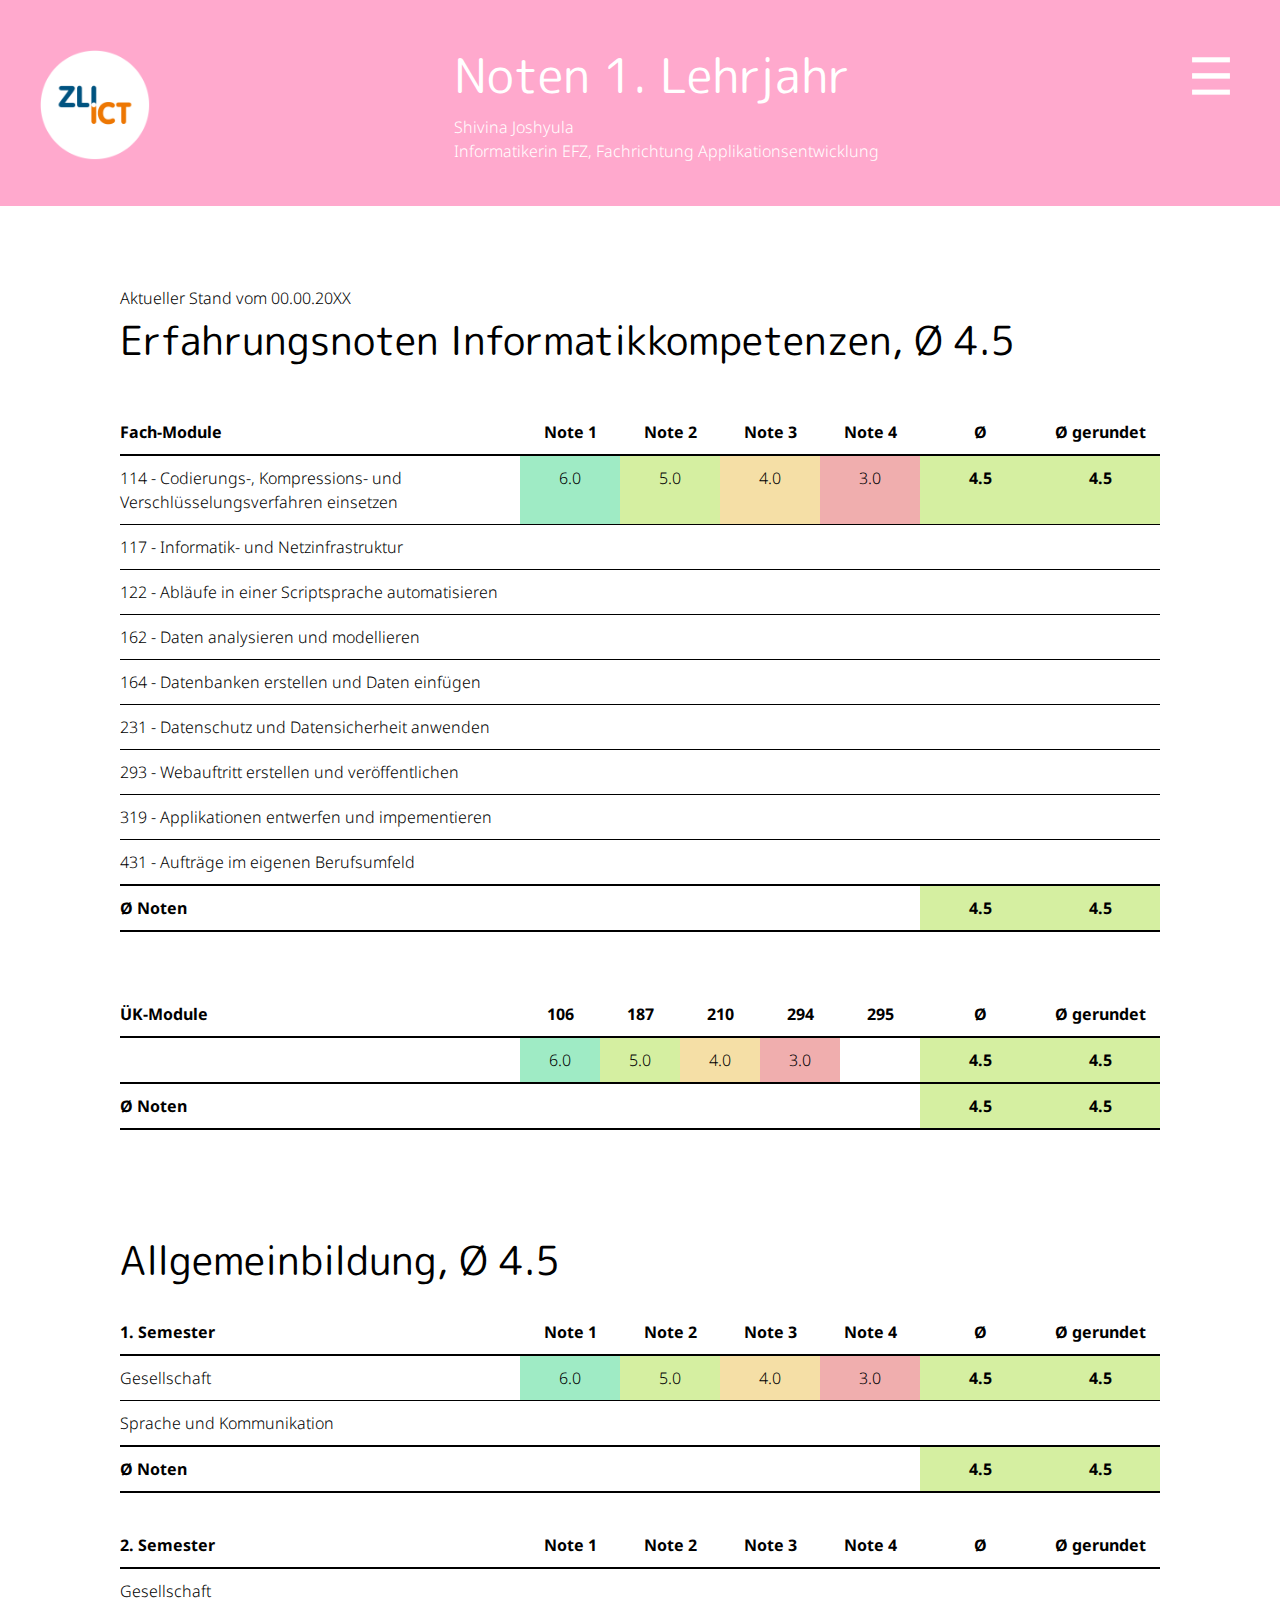
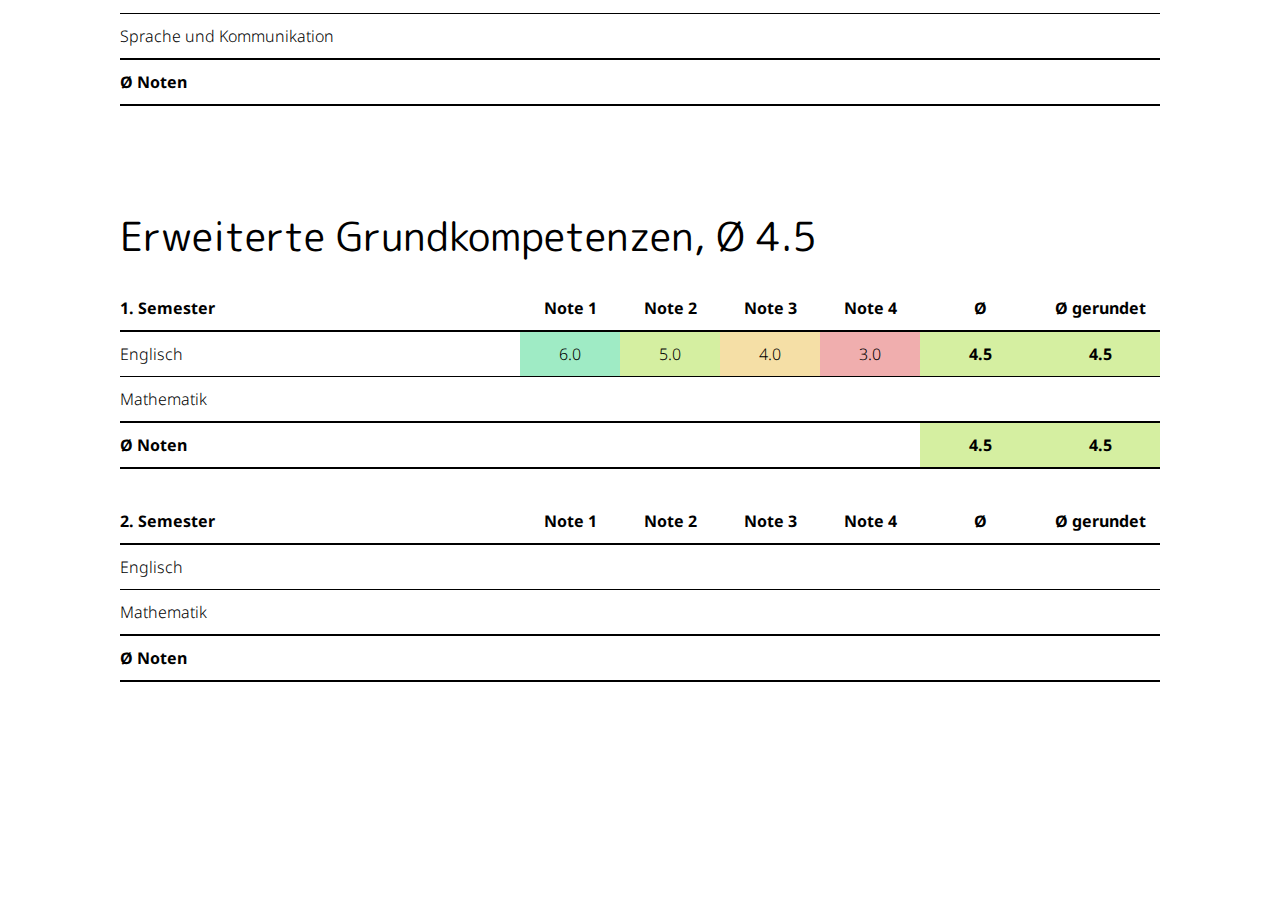
<file: noten_api_abu_20XX_XX.html>
<!DOCTYPE html>
<html lang="de">

<head>
  <meta charset="utf-8" />
  <meta name="viewport" content="width=device-width, initial-scale=1.0" />
  <title>Noten 1. Lehrjahr, Vorname Name, Lernende/r Fachrichtung EFZ</title>
  <link rel="stylesheet" href="css/style.css" />
  <link rel="stylesheet" href="css/noten.css" />
  <link rel="stylesheet" href="css/prism.css" />
  <link rel="shortcut icon" href="favicon.ico" type="image/x-icon" />
  <link rel="shortcut icon" href="favicon.ico" />
  <link rel="icon" type="image/png" href="favicon.png" sizes="32x32" />
  <link rel="icon" type="image/png" href="favicon.png" sizes="96x96" />
  <link rel="apple-touch-icon" sizes="180x180" href="favicon.png" />
  <meta name="msapplication-TileImage" content="favicon.png" />
</head>

<body>
  <!-- - - - - - - - - - - - Kopfzeile Start - - - - - - - - - - - -->
  <header class="fade-in-up">
    <!-- Logo Start -->
    <a href="index.html">
      <div class="logo">
        <img src="images/logo.png" />
      </div>
    </a>
    <!-- Logo Ende -->
    <!-- Text Start -->
    <div class="titel">
      <h1>Noten 1. Lehrjahr</h1>
      Shivina Joshyula<br />
      Informatikerin EFZ, Fachrichtung Applikationsentwicklung
    </div>
    <!-- Text Ende -->
    <!-- Navigation Start -->
    <nav>
      <div class="overview">
        <a href="index.html" title="Overview"><img src="images/hamburger.png" /></a>
      </div>
    </nav>
    <!-- Navigation Ende -->
  </header>
  <!-- - - - - - - - - - - - Kopfzeile Ende - - - - - - - - - - - -->
  <!-- - - - - - - - - - - - Inhalt Start - - - - - - - - - - - -->
  <main class="fade-in-up">
    <!-- - - - - - - - - - - - Notentabelle Start - - - - - - - - - - - -->
    <section id="noten">
      Aktueller Stand vom 00.00.20XX
      <h2 id="competencies">
        Erfahrungsnoten Informatikkompetenzen, Ø
        <span id="competencies-grade"></span>
      </h2>
      <table>
        <thead>
          <tr>
            <td>Fach-Module</td>
            <td>Note 1</td>
            <td>Note 2</td>
            <td>Note 3</td>
            <td>Note 4</td>
            <td>Ø</td>
            <td>Ø gerundet</td>
          </tr>
        </thead>
        <tbody data-weight="0.8" data-view="competencies" data-title="Fach-Module">
          <tr>
            <td>
              114 - Codierungs-, Kompressions- und Verschlüsselungsverfahren
              einsetzen
            </td>
            <td title="Noteneintrag vom 00.00.20XX">6.0</td>
            <td title="Noteneintrag vom 00.00.20XX">5.0</td>
            <td title="Noteneintrag vom 00.00.20XX">4.0</td>
            <td title="Noteneintrag vom 00.00.20XX">3.0</td>
            <td><!-- placeholder Ø --></td>
            <td><!-- placeholder Ø gerundet --></td>
          </tr>
          <tr>
            <td>117 - Informatik- und Netzinfrastruktur</td>
            <td title="Noteneintrag vom 00.00.20XX"></td>
            <td title="Noteneintrag vom 00.00.20XX"></td>
            <td title="Noteneintrag vom 00.00.20XX"></td>
            <td title="Noteneintrag vom 00.00.20XX"></td>
            <td><!-- placeholder Ø --></td>
            <td><!-- placeholder Ø gerundet --></td>
          </tr>
          <tr>
            <td>122 - Abläufe in einer Scriptsprache automatisieren</td>
            <td title="Noteneintrag vom 00.00.20XX"></td>
            <td title="Noteneintrag vom 00.00.20XX"></td>
            <td title="Noteneintrag vom 00.00.20XX"></td>
            <td title="Noteneintrag vom 00.00.20XX"></td>
            <td><!-- placeholder Ø --></td>
            <td><!-- placeholder Ø gerundet --></td>
          </tr>
          <tr>
            <td>162 - Daten analysieren und modellieren</td>
            <td title="Noteneintrag vom 00.00.20XX"></td>
            <td title="Noteneintrag vom 00.00.20XX"></td>
            <td title="Noteneintrag vom 00.00.20XX"></td>
            <td title="Noteneintrag vom 00.00.20XX"></td>
            <td><!-- placeholder Ø --></td>
            <td><!-- placeholder Ø gerundet --></td>
          </tr>
          <tr>
            <td>164 - Datenbanken erstellen und Daten einfügen</td>
            <td title="Noteneintrag vom 00.00.20XX"></td>
            <td title="Noteneintrag vom 00.00.20XX"></td>
            <td title="Noteneintrag vom 00.00.20XX"></td>
            <td title="Noteneintrag vom 00.00.20XX"></td>
            <td><!-- placeholder Ø --></td>
            <td><!-- placeholder Ø gerundet --></td>
          </tr>
          <tr>
            <td>231 - Datenschutz und Datensicherheit anwenden</td>
            <td title="Noteneintrag vom 00.00.20XX"></td>
            <td title="Noteneintrag vom 00.00.20XX"></td>
            <td title="Noteneintrag vom 00.00.20XX"></td>
            <td title="Noteneintrag vom 00.00.20XX"></td>
            <td><!-- placeholder Ø --></td>
            <td><!-- placeholder Ø gerundet --></td>
          </tr>
          <tr>
            <td>293 - Webauftritt erstellen und veröffentlichen</td>
            <td title="Noteneintrag vom 00.00.20XX"></td>
            <td title="Noteneintrag vom 00.00.20XX"></td>
            <td title="Noteneintrag vom 00.00.20XX"></td>
            <td title="Noteneintrag vom 00.00.20XX"></td>
            <td><!-- placeholder Ø --></td>
            <td><!-- placeholder Ø gerundet --></td>
          </tr>
          <tr>
            <td>319 - Applikationen entwerfen und impementieren</td>
            <td title="Noteneintrag vom 00.00.20XX"></td>
            <td title="Noteneintrag vom 00.00.20XX"></td>
            <td title="Noteneintrag vom 00.00.20XX"></td>
            <td title="Noteneintrag vom 00.00.20XX"></td>
            <td><!-- placeholder Ø --></td>
            <td><!-- placeholder Ø gerundet --></td>
          </tr>
          <tr>
            <td>431 - Aufträge im eigenen Berufsumfeld</td>
            <td title="Noteneintrag vom 00.00.20XX"></td>
            <td title="Noteneintrag vom 00.00.20XX"></td>
            <td title="Noteneintrag vom 00.00.20XX"></td>
            <td title="Noteneintrag vom 00.00.20XX"></td>
            <td><!-- placeholder Ø --></td>
            <td><!-- placeholder Ø gerundet --></td>
          </tr>
          <tr>
            <td colspan="5">Ø Noten</td>
            <td><!-- placeholder Ø --></td>
            <td><!-- placeholder Ø gerundet --></td>
          </tr>
        </tbody>
      </table>
      <p></p>
      <p></p>
      <table>
        <thead>
          <tr>
            <td>ÜK-Module</td>
            <td>106</td>
            <td>187</td>
            <td>210</td>
            <td>294</td>
            <td>295</td>
            <td>Ø</td>
            <td>Ø gerundet</td>
          </tr>
        </thead>
        <tbody data-weight="0.2" data-view="competencies" data-title="ÜK-Module">
          <tr>
            <td>
              <!-- placeholder -->
            </td>
            <td title="Noteneintrag vom 00.00.20XX">6.0</td>
            <td title="Noteneintrag vom 00.00.20XX">5.0</td>
            <td title="Noteneintrag vom 00.00.20XX">4.0</td>
            <td title="Noteneintrag vom 00.00.20XX">3.0</td>
            <td title="Noteneintrag vom 00.00.20XX"></td>
            <td><!-- placeholder Ø --></td>
            <td><!-- placeholder Ø gerundet --></td>
          </tr>
          <tr>
            <td colspan="6">Ø Noten</td>
            <td><!-- placeholder Ø --></td>
            <td><!-- placeholder Ø gerundet --></td>
          </tr>
        </tbody>
      </table>
      <p></p>
      <p></p>
      <h2 id="abu">Allgemeinbildung, Ø <span id="abu-grade"></span></h2>
      <table>
        <thead>
          <tr>
            <td>1. Semester</td>
            <td>Note 1</td>
            <td>Note 2</td>
            <td>Note 3</td>
            <td>Note 4</td>
            <td>Ø</td>
            <td>Ø gerundet</td>
          </tr>
        </thead>
        <tbody data-weight="0.5" data-view="abu" data-title="1. Semester">
          <tr>
            <td>Gesellschaft</td>
            <td title="Noteneintrag vom 00.00.20XX">6.0</td>
            <td title="Noteneintrag vom 00.00.20XX">5.0</td>
            <td title="Noteneintrag vom 00.00.20XX">4.0</td>
            <td title="Noteneintrag vom 00.00.20XX">3.0</td>
            <td><!-- placeholder Ø --></td>
            <td><!-- placeholder Ø gerundet --></td>
          </tr>
          <tr>
            <td>Sprache und Kommunikation</td>
            <td title="Noteneintrag vom 00.00.20XX"></td>
            <td title="Noteneintrag vom 00.00.20XX"></td>
            <td title="Noteneintrag vom 00.00.20XX"></td>
            <td title="Noteneintrag vom 00.00.20XX"></td>
            <td><!-- placeholder Ø --></td>
            <td><!-- placeholder Ø gerundet --></td>
          </tr>
          <tr>
            <td colspan="5">Ø Noten</td>
            <td><!-- placeholder Ø --></td>
            <td><!-- placeholder Ø gerundet --></td>
          </tr>
        </tbody>
      </table>
      <p></p>
      <table>
        <thead>
          <tr>
            <td>2. Semester</td>
            <td>Note 1</td>
            <td>Note 2</td>
            <td>Note 3</td>
            <td>Note 4</td>
            <td>Ø</td>
            <td>Ø gerundet</td>
          </tr>
        </thead>
        <tbody data-weight="0.5" data-view="abu" data-title="2. Semester">
          <tr>
            <td>Gesellschaft</td>
            <td title="Noteneintrag vom 00.00.20XX"></td>
            <td title="Noteneintrag vom 00.00.20XX"></td>
            <td title="Noteneintrag vom 00.00.20XX"></td>
            <td title="Noteneintrag vom 00.00.20XX"></td>
            <td><!-- placeholder Ø --></td>
            <td><!-- placeholder Ø gerundet --></td>
          </tr>
          <tr>
            <td>Sprache und Kommunikation</td>
            <td title="Noteneintrag vom 00.00.20XX"></td>
            <td title="Noteneintrag vom 00.00.20XX"></td>
            <td title="Noteneintrag vom 00.00.20XX"></td>
            <td title="Noteneintrag vom 00.00.20XX"></td>
            <td><!-- placeholder Ø --></td>
            <td><!-- placeholder Ø gerundet --></td>
          </tr>
          <tr>
            <td colspan="5">Ø Noten</td>
            <td><!-- placeholder Ø --></td>
            <td><!-- placeholder Ø gerundet --></td>
          </tr>
        </tbody>
      </table>
      <p></p>
      <p></p>
      <h2 id="egk">
        Erweiterte Grundkompetenzen, Ø <span id="egk-grade"></span>
      </h2>
      <table>
        <thead>
          <tr>
            <td>1. Semester</td>
            <td>Note 1</td>
            <td>Note 2</td>
            <td>Note 3</td>
            <td>Note 4</td>
            <td>Ø</td>
            <td>Ø gerundet</td>
          </tr>
        </thead>
        <tbody data-weight="0.5" data-view="egk" data-title="1. Semester">
          <tr>
            <td>Englisch</td>
            <td title="Noteneintrag vom 00.00.20XX">6.0</td>
            <td title="Noteneintrag vom 00.00.20XX">5.0</td>
            <td title="Noteneintrag vom 00.00.20XX">4.0</td>
            <td title="Noteneintrag vom 00.00.20XX">3.0</td>
            <td><!-- placeholder Ø --></td>
            <td><!-- placeholder Ø gerundet --></td>
          </tr>
          <tr>
            <td>Mathematik</td>
            <td title="Noteneintrag vom 00.00.20XX"></td>
            <td title="Noteneintrag vom 00.00.20XX"></td>
            <td title="Noteneintrag vom 00.00.20XX"></td>
            <td title="Noteneintrag vom 00.00.20XX"></td>
            <td><!-- placeholder Ø --></td>
            <td><!-- placeholder Ø gerundet --></td>
          </tr>
          <tr>
            <td colspan="5">Ø Noten</td>
            <td><!-- placeholder Ø --></td>
            <td><!-- placeholder Ø gerundet --></td>
          </tr>
        </tbody>
      </table>
      <p></p>
      <table>
        <thead>
          <tr>
            <td>2. Semester</td>
            <td>Note 1</td>
            <td>Note 2</td>
            <td>Note 3</td>
            <td>Note 4</td>
            <td>Ø</td>
            <td>Ø gerundet</td>
          </tr>
        </thead>
        <tbody data-weight="0.5" data-view="egk" data-title="2. Semester">
          <tr>
            <td>Englisch</td>
            <td title="Noteneintrag vom 00.00.20XX"></td>
            <td title="Noteneintrag vom 00.00.20XX"></td>
            <td title="Noteneintrag vom 00.00.20XX"></td>
            <td title="Noteneintrag vom 00.00.20XX"></td>
            <td><!-- placeholder Ø --></td>
            <td><!-- placeholder Ø gerundet --></td>
          </tr>
          <tr>
            <td>Mathematik</td>
            <td title="Noteneintrag vom 00.00.20XX"></td>
            <td title="Noteneintrag vom 00.00.20XX"></td>
            <td title="Noteneintrag vom 00.00.20XX"></td>
            <td title="Noteneintrag vom 00.00.20XX"></td>
            <td><!-- placeholder Ø --></td>
            <td><!-- placeholder Ø gerundet --></td>
          </tr>
          <tr>
            <td colspan="5">Ø Noten</td>
            <td><!-- placeholder Ø --></td>
            <td><!-- placeholder Ø gerundet --></td>
          </tr>
        </tbody>
      </table>
      <!-- Notentabelle Ende -->
    </section>
  </main>
  <!-- - - - - - - - - - - - Inhalt Ende - - - - - - - - - - - -->
  <!-- - - - - - - - - - - - Fusszeile Start - - - - - - - - - - - -->
  <footer class="fade-in-up">
    <strong>Notentabelle 1. Lehrjahr</strong><br />
    Shivina Joshyula<br />
    Informatikerin EFZ, Fachrichtung Applikationsentwicklung
  </footer>
  <!-- - - - - - - - - - - - Fusszeile Ende - - - - - - - - - - - -->
  <script src="js/noten.js"></script>
  <script src="js/fadein.js"></script>
</body>

</html>
</file>
<file: css/style.css>
/* - - - - - - - - - Google Font Import - - - - - - - - - */

@import url('https://fonts.googleapis.com/css2?family=M+PLUS+Rounded+1c:wght@700&family=Noto+Sans:ital,wght@0,100;0,200;0,300;0,400;0,500;0,600;0,700;0,800;0,900;1,100;1,200;1,300;1,400;1,500;1,600;1,700;1,800;1,900&display=swap');

/* - - - - - - - - - Broswer Reset - - - - - - - - - */

* {
    padding: 0;
    margin: 0;
}

html,
body,
div,
span,
applet,
object,
iframe,
h1,
h2,
h3,
h4,
h5,
h6,
p,
blockquote,
pre,
a,
abbr,
acronym,
address,
big,
cite,
code,
del,
dfn,
em,
img,
ins,
kbd,
q,
s,
samp,
small,
strike,
strong,
sub,
sup,
tt,
var,
b,
u,
i,
center,
dl,
dt,
dd,
ol,
ul,
li,
fieldset,
form,
label,
legend,
table,
caption,
tbody,
tfoot,
thead,
tr,
th,
td,
article,
aside,
canvas,
details,
embed,
figure,
figcaption,
footer,
header,
hgroup,
menu,
nav,
output,
ruby,
section,
summary,
time,
mark,
audio,
video {
    margin: 0;
    padding: 0;
    border: 0;
    font-size: 100%;
    font: inherit;
    vertical-align: baseline;
}

article,
aside,
details,
figcaption,
figure,
footer,
header,
hgroup,
menu,
nav,
section {
    display: block;
}

:focus {
    outline: 0;
}

/* - - - - - - - - - HTML-Strukturelemente - - - - - - - - - */

body {
    background-color: rgb(255, 212, 232);
    font-size: 1em;
    line-height: 1.5;
    font-family: 'Noto Sans', sans-serif;
    font-weight: 300;
}

@media only screen and (max-width: 600px) {
    body {
        font-size: 0.75em;
    }
}

/* - - - - - - - - - Kopfzeile mit Logo, Titel und Navigation - - - - - - - - - */

header {
    background-color: rgb(255, 169, 205);
    color: rgba(255, 255, 255, 1.0);
    padding: 40px;
    display: flex;
    flex-direction: row;
    justify-content: space-between;
    font-size: 100%;
    font-size: 1em;
}

:root { 
    --background-color: #000000;
    --text-color: rgb(255, 255, 255);
    --primary-color: rgb (140, 128, 255);
}

@media (prefers-color-scheme: dark) {
    root: {
        --background-color: rgb(34, 34, 34);
        --text-color: rgb(221, 221, 221);
        --primary-color: rgb(140, 128, 255);
    }
    }
@media (prefers-color-scheme: dark) {
    body {
        background-color: rgb(34, 34, 34);
        color: rgb(221, 221, 221);
    }
}

/* Logo */
.logo {
    margin: 10px 0 0 0;
}

.logo img {
    height: 110px;
    width: 110px;
}

/* Textinhalt Kopfzeile */
.titel {
    margin: 0 20px 0 20px;
}

@media only screen and (max-width: 720px) {
    .titel {
        margin: 20px 0 20px 0;
    }
}

/* Navigation mit Pfeil- und Listenicons */
nav {
    display: flex;
    flex-direction: row;
    justify-content: end;
}

@media only screen and (max-width: 720px) {
    nav {
        justify-content: start;
    }
}

nav a:hover {
    transition: 0.5s;
    opacity: 0.5;
}

nav img {
    height: 38px;
    width: 38px;
}

.arrow {
    margin: 17px 0 0 0;
}

.overview {
    margin: 17px 10px 0 10px;
}

/* - - - - - - - - - Inhaltsbereich - - - - - - - - - */

main {
    margin: 80px 120px;
    display: flex;
    flex-direction: row;
    justify-content: space-between;
}

main a {
    color: rgb(255, 110, 180);
    text-decoration: none;
}

main a:hover {
    color: rgba(208, 46, 213, 0.542);
    transition: 0.5s;
}

@media only screen and (max-width: 1200px) {
    main {
        flex-direction: column;
    }
}

@media only screen and (max-width: 720px) {
    main {
        margin: 40px 40px;
    }
}

@media only screen and (max-width: 480px) {
    main {
        margin: 40px 40px;
    }
}

/* Spaltenelement */
section {
    width: calc(50% - 40px);
}

@media only screen and (max-width: 1200px) {
    section {
        width: 100%;
    }
}

section img {
    width: 100%;
    margin: 10px 0;
}

/* Artikel */
article {
    margin: 0 0 80px 0;
}

@media only screen and (max-width: 720px) {
    article {
        margin: 0 0 60px 0;
    }
}


/* - - - - - - - - - Videocontainer - - - - - - - - -  */
.responsive-video {
    position: relative;
    padding-bottom: 56.25%;
    /*für 2:1 Verhältnis*/
    padding-top: 0px;
    height: 0;
    overflow: hidden;
}

.responsive-video iframe {
    position: absolute;
    top: 0;
    left: 0;
    width: 100%;
    height: 100%;
}

/* - - - - - - - - - Fusszeile - - - - - - - - - */

footer {
    background-color: rgb(255, 159, 206);
    padding: 40px;
    color: rgb(255, 214, 232);
}

/* - - - - - - - - - Textelemente - - - - - - - - - */

/* Uebergeordneter Titel */
h1 {
    font-size: 3em;
    line-height: 1.25em;
    font-family: 'M PLUS Rounded 1c', sans-serif;
    font-weight: 400;
    margin: 5px 0 10px 0;
}

@media only screen and (max-width: 600px) {
    h1 {
        font-size: 2.5em;
    }
}

/* Titel */
h2 {
    font-size: 2.5em;
    margin: 40px 0 20px 0;
    font-family: 'M PLUS Rounded 1c', sans-serif;
    font-weight: 400;
}

/* Untertitel */
h3 {
    font-size: 1.5em;
    font-family: 'M PLUS Rounded 1c', sans-serif;
    font-weight: 400;
}

/* Lead */
h4 {
    font-size: 1.5em;
    margin: 40px 0 40px 0;
}

/* Textabsatz */
p {
    margin: 10px 0 20px 0;
}

/* Fette Schrift */
strong {
    font-family: 'Noto Sans', sans-serif;
    font-weight: 600;
}

/* Kursive Schrift */
i {
    font-style: italic;
}

/* Link */
a {
    color: rgb(35, 64, 228);
    text-decoration: none;
}

/* Link Mouseover */
a:hover {
    color: rgba(255, 123, 0, 0.5);
    transition: 0.5s;
}

/* Bildlegende */
legend {
    font-size: 0.75em;
    font-weight: 300;
    font-style: italic;
    margin: 0 0 20px 0;
}

/* Trennlinie */
hr {
    border-top: 0.5px solid rgb(58, 7, 7);
    margin: 20px 0 20px 0;
}

/* Aufzaehlung */
ul {
    margin: 0px 0 20px 15px;
}

/* ----------- Fade in ---------------------------------------------------------------------------- */

.fade-in-up {
    opacity: 0;
    transform: translateY(0px);
    transition: opacity 1s ease-in-out, transform 1.0s ease-in-out;
}

.fade-in-up.active {
    opacity: 1;
    transform: translateY(0);
}
</file>
<file: css/prism.css>
/* PrismJS 1.28.0
https://prismjs.com/download.html#themes=prism&languages=[base64]&plugins=line-numbers */
code[class*=language-],pre[class*=language-]{color:#000;background:0 0;text-shadow:0 1px #fff;font-family:Consolas,Monaco,'Andale Mono','Ubuntu Mono',monospace;font-size:1em;text-align:left;white-space:pre;word-spacing:normal;word-break:normal;word-wrap:normal;line-height:1.5;-moz-tab-size:4;-o-tab-size:4;tab-size:4;-webkit-hyphens:none;-moz-hyphens:none;-ms-hyphens:none;hyphens:none}code[class*=language-] ::-moz-selection,code[class*=language-]::-moz-selection,pre[class*=language-] ::-moz-selection,pre[class*=language-]::-moz-selection{text-shadow:none;background:#b3d4fc}code[class*=language-] ::selection,code[class*=language-]::selection,pre[class*=language-] ::selection,pre[class*=language-]::selection{text-shadow:none;background:#b3d4fc}@media print{code[class*=language-],pre[class*=language-]{text-shadow:none}}pre[class*=language-]{padding:1em;margin:.5em 0;overflow:auto}:not(pre)>code[class*=language-],pre[class*=language-]{background:#f5f2f0}:not(pre)>code[class*=language-]{padding:.1em;border-radius:.3em;white-space:normal}.token.cdata,.token.comment,.token.doctype,.token.prolog{color:#708090}.token.punctuation{color:#999}.token.namespace{opacity:.7}.token.boolean,.token.constant,.token.deleted,.token.number,.token.property,.token.symbol,.token.tag{color:#905}.token.attr-name,.token.builtin,.token.char,.token.inserted,.token.selector,.token.string{color:#690}.language-css .token.string,.style .token.string,.token.entity,.token.operator,.token.url{color:#9a6e3a;background:hsla(0,0%,100%,.5)}.token.atrule,.token.attr-value,.token.keyword{color:#07a}.token.class-name,.token.function{color:#dd4a68}.token.important,.token.regex,.token.variable{color:#e90}.token.bold,.token.important{font-weight:700}.token.italic{font-style:italic}.token.entity{cursor:help}
pre[class*=language-].line-numbers{position:relative;padding-left:3.8em;counter-reset:linenumber}pre[class*=language-].line-numbers>code{position:relative;white-space:inherit}.line-numbers .line-numbers-rows{position:absolute;pointer-events:none;top:0;font-size:100%;left:-3.8em;width:3em;letter-spacing:-1px;border-right:1px solid #999;-webkit-user-select:none;-moz-user-select:none;-ms-user-select:none;user-select:none}.line-numbers-rows>span{display:block;counter-increment:linenumber}.line-numbers-rows>span:before{content:counter(linenumber);color:#999;display:block;padding-right:.8em;text-align:right}
</file>
<file: css/noten.css>
body {
  background-color: rgb(255, 255, 255);
}

section#noten {
  width: 100%;
  display: flex;
  flex-direction: column;
  align-items: left;
}

table {
  width: 100%;
  margin: 0;
}

th,
td {
  margin: 0;
  padding: 0;
}

table,
tr,
td {
  border-top: solid 0px rgb(255, 255, 255);
  border-left: solid 0px rgb(255, 255, 255);
  border-right: solid 0px rgb(255, 255, 255);
  border-bottom: solid 1px rgba(0, 0, 0, 1);
  padding-top: 10px;
  padding-bottom: 10px;
  border-collapse: collapse;
}

#competencies {
  width: 100%;
  color: rgb(0, 0, 0);
  margin: 0 0 40px 0;
}

thead {
  color: rgba(0, 0, 0, 1);
  font-weight: bold;
  border-bottom: solid 2px rgba(0, 0, 0, 1);
}

tbody tr:last-child {
  font-weight: bold;
  color: rgba(0, 0, 0, 1);
  border-top: solid 2px rgba(0, 0, 0, 1);
  border-bottom: solid 2px rgba(0, 0, 0, 1);
}

tbody td:nth-last-child(-n + 2) {
  font-weight: bold;
  width: 120px;
}

td:first-child {
  width: 600px;
  text-align: left;
}

@media only screen and (max-width: 1300px) {
  td:first-child {
    width: 400px;
  }
}

td {
  text-align: center;
}
</file>
